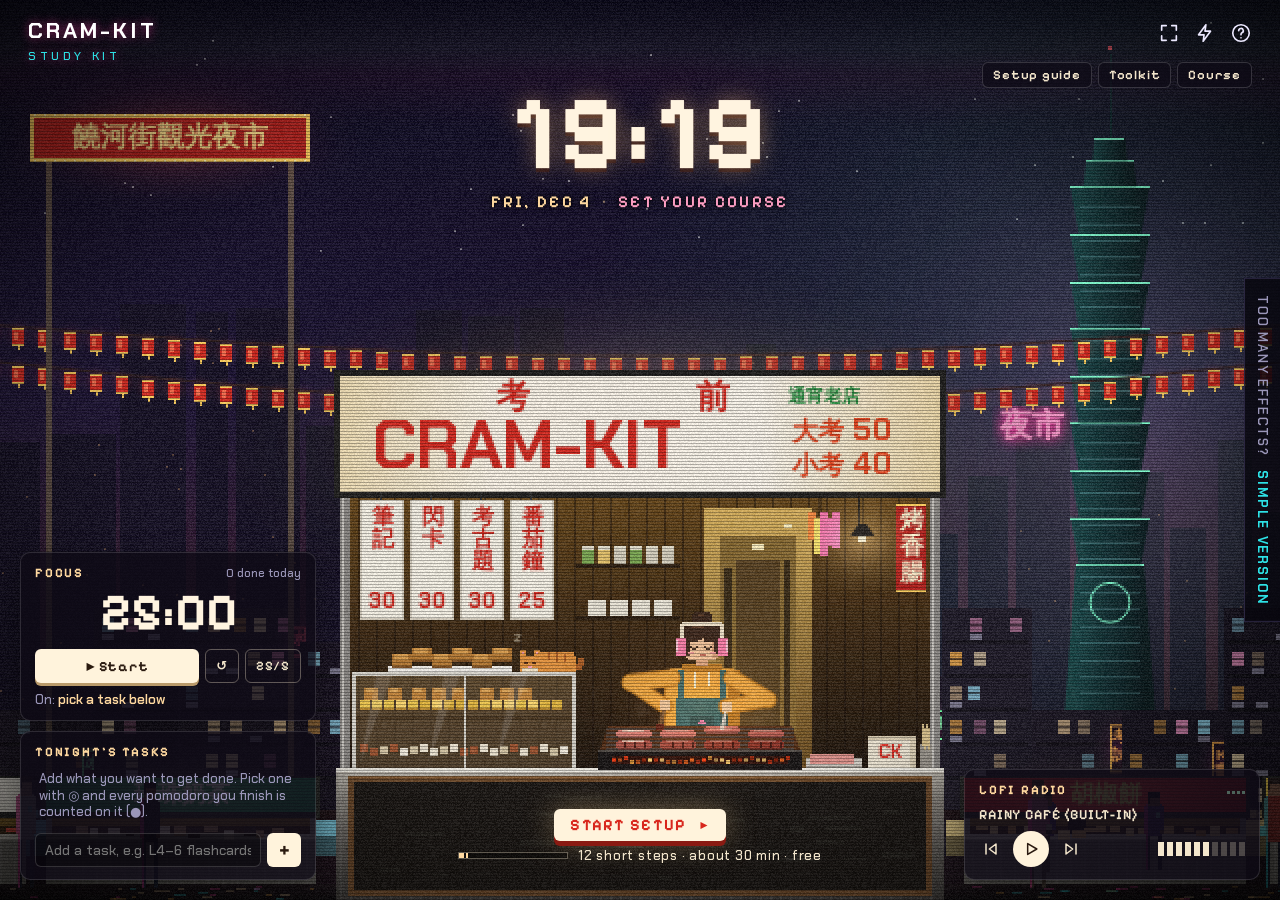
<file: index.html>
<!DOCTYPE html>
<html lang="en">
<head>
<meta charset="utf-8">
<meta name="viewport" content="width=device-width, initial-scale=1">
<title>Cram-Kit: study kit for lectures, exams and flashcards</title>
<link rel="preconnect" href="https://fonts.googleapis.com"><link rel="preconnect" href="https://fonts.gstatic.com" crossorigin>
<link href="https://fonts.googleapis.com/css2?family=Chakra+Petch:wght@400;500;600;700&family=Pixelify+Sans:wght@400;500;600;700&family=Share+Tech+Mono&display=swap" rel="stylesheet">
<link rel="stylesheet" href="assets/mocks.css?v=6">
<style>
:root{
  --px:"Chakra Petch",system-ui,sans-serif;--pix:"Pixelify Sans","Chakra Petch",system-ui,sans-serif;--mono:"Chakra Petch",system-ui,sans-serif;--digits:"Share Tech Mono",ui-monospace,monospace;
  --bg:#07060d;--ink:#ece9ff;--dim:#9a96b8;--line:#2a2540;--panel:rgba(10,8,22,.96);
  --pink:#ff3ea5;--cyan:#2de2e6;--violet:#9b5cff;--amber:#ffb347;--green:#5dff9b;--red:#ff5566;
}
*{box-sizing:border-box}
html,body{height:100%;margin:0}
body{background:var(--bg);color:var(--ink);font:400 15px/1.6 var(--mono);overflow:hidden}
::selection{background:var(--pink);color:#000}
button{font:inherit;color:inherit}
:focus-visible{outline:2px solid var(--cyan);outline-offset:3px}
.ck-i{width:18px;height:18px;flex:none}
a{color:var(--cyan);text-underline-offset:3px}

/* ---------- scene ---------- */
#city{position:fixed;inset:0;width:100%;height:100%;display:block;image-rendering:pixelated}
.grain{position:fixed;inset:-50%;z-index:3;pointer-events:none;opacity:.11;animation:grain .5s steps(4) infinite}
@keyframes grain{0%{transform:translate(0,0)}25%{transform:translate(-3%,2%)}50%{transform:translate(2%,-3%)}75%{transform:translate(-1%,3%)}}
.vhs{position:fixed;left:0;right:0;top:0;height:14vh;z-index:3;pointer-events:none;background:linear-gradient(180deg,transparent,rgba(255,255,255,.05) 40%,rgba(255,62,165,.06) 60%,transparent);animation:vhs 7s linear infinite}
@keyframes vhs{from{transform:translateY(-20vh)}to{transform:translateY(110vh)}}
body.low .grain,body.low .vhs{animation:none}body.low .vhs{display:none}
@media (prefers-reduced-motion:reduce){.grain,.vhs{animation:none}.vhs{display:none}}
#fx{pointer-events:none}
.crt{position:fixed;inset:0;pointer-events:none;z-index:3}
.crt::before{content:"";position:absolute;inset:0;background:repeating-linear-gradient(0deg,rgba(0,0,0,.28) 0 1px,transparent 1px 3px)}
.crt::after{content:"";position:absolute;inset:0;background:radial-gradient(ellipse at center,transparent 55%,rgba(0,0,0,.65));}
body.low .eq i,body.low .live .dot,body.low .clockrow .colon{animation:none}

/* ---------- HUD ---------- */
.hud{position:fixed;inset:0;z-index:5;pointer-events:none}
.hud>*{pointer-events:auto}
.px{font-family:var(--px);letter-spacing:.02em}
.glow{text-shadow:0 0 6px currentColor,0 0 18px color-mix(in srgb,currentColor 50%,transparent)}
.chroma{text-shadow:-2px 0 rgba(255,62,165,.7),2px 0 rgba(45,226,230,.7),0 0 24px rgba(155,92,255,.45)}
.live{position:absolute;left:28px;top:22px;font:17px/1 var(--px);color:var(--ink)}
.live .dot{display:inline-block;width:8px;height:8px;border-radius:50%;background:var(--red);margin-left:8px;vertical-align:middle;box-shadow:0 0 8px var(--red);animation:blink 1.6s infinite}
@keyframes blink{50%{opacity:.25}}
.live small{display:block;font-size:20px;color:var(--dim);margin-top:4px}

.keys{position:absolute;right:28px;top:22px;text-align:right;font:17px/1.35 var(--px);color:var(--ink);text-shadow:0 0 4px #000,0 0 10px #000}
.keys .icons{display:flex;gap:14px;justify-content:flex-end;margin-bottom:12px}
.keys .icons button{background:none;border:0;padding:0;cursor:pointer;color:var(--ink)}
.keys .icons button:hover{color:var(--cyan)}
.keys .icons .ck-i{width:22px;height:22px}
.keys dl{margin:0;display:grid;grid-template-columns:auto auto;gap:0 12px;justify-content:end}
.keys dt{color:var(--amber);text-align:right}.keys dd{margin:0;text-align:right}
.keys .btnrow{margin-top:14px;display:grid;gap:8px;justify-items:end}
.keys.hidden dl,.keys.hidden .btnrow{display:none}

.hero{position:fixed;left:max(-80px,-2vw);bottom:0;height:min(94vh,980px);width:auto;z-index:2;pointer-events:none;filter:drop-shadow(0 0 18px rgba(255,62,165,.35)) drop-shadow(0 0 40px rgba(45,226,230,.18));animation:glitch 5s steps(1) infinite}
.hero[hidden]{display:none}
@keyframes glitch{0%,90%,100%{transform:none}91%{transform:translateX(-7px) skewX(-3deg)}92%{transform:translateX(6px)}93%{transform:translateX(-3px) skewX(2deg)}94%{transform:none}}
body.low .hero{animation:none}
@media (prefers-reduced-motion:reduce){.hero{animation:none}}
.brand{position:absolute;left:28px;top:20px;font:700 22px/1 var(--px);letter-spacing:.14em;color:#fff;text-shadow:0 0 10px rgba(255,62,165,.6)}
.brand small{display:block;font:500 12px var(--px);letter-spacing:.3em;color:var(--cyan);margin-top:6px;text-transform:uppercase}
.front{position:absolute;right:clamp(24px,6vw,110px);top:50%;transform:translateY(-50%);display:grid;justify-items:end;text-align:right}
.front .t{font:700 clamp(72px,8.5vw,128px)/.9 var(--px);color:#fff;letter-spacing:.02em;font-variant-numeric:tabular-nums}
.front .t .colon{animation:blink 2s steps(1) infinite}
.sub{display:flex;gap:16px;align-items:baseline;justify-content:flex-end;flex-wrap:wrap;margin:10px 0 26px;font:600 clamp(16px,1.5vw,21px) var(--px);letter-spacing:.12em;color:var(--cyan);text-shadow:0 0 10px rgba(45,226,230,.5)}
.sub .e{font:inherit;letter-spacing:inherit;color:var(--pink);background:none;border:0;padding:0;cursor:pointer;text-shadow:0 0 10px rgba(255,62,165,.5)}
.sub .e:hover{text-decoration:underline}
.begin{display:inline-flex;align-items:center;gap:16px;padding:18px 34px;border:2px solid var(--pink);background:rgba(255,62,165,.12);color:#fff;font:700 clamp(22px,2.2vw,32px)/1 var(--px);letter-spacing:.14em;cursor:pointer;
  clip-path:polygon(14px 0,100% 0,100% calc(100% - 14px),calc(100% - 14px) 100%,0 100%,0 14px);box-shadow:inset 0 0 24px rgba(255,62,165,.25);text-shadow:0 0 12px rgba(255,62,165,.9);transition:background .15s,color .15s,transform .15s}
.begin .arr{font-size:.8em;color:var(--cyan)}
.begin:hover{background:var(--pink);color:#000;text-shadow:none;transform:translateY(-2px)}.begin:hover .arr{color:#000}
.beginsub{display:flex;align-items:center;gap:12px;justify-content:flex-end;margin-top:12px;font:500 14px var(--px);letter-spacing:.06em;color:var(--dim);text-shadow:0 0 6px #000}
.beginsub .bar{width:140px;height:8px;border:1px solid var(--line);background:rgba(0,0,0,.5)}
.beginsub .bar i{display:block;height:100%;background:repeating-linear-gradient(90deg,var(--cyan) 0 6px,transparent 6px 8px)}
.feats{margin:22px 0 0;font:500 14px var(--px);letter-spacing:.08em;color:var(--ink);opacity:.8;text-shadow:0 0 6px #000}
.pomo{display:flex;align-items:center;gap:14px;justify-content:flex-end;margin-top:16px}
.pomo button{background:rgba(45,226,230,.08);border:1.5px solid var(--cyan);color:var(--cyan);font:700 16px var(--px);letter-spacing:.12em;padding:10px 18px;cursor:pointer;clip-path:polygon(10px 0,100% 0,100% calc(100% - 10px),calc(100% - 10px) 100%,0 100%,0 10px)}
.pomo button:hover{background:var(--cyan);color:#000}
.pomo button.on{border-color:var(--pink);color:var(--pink);background:rgba(255,62,165,.1)}
#pomoT{font:700 34px var(--px);color:var(--pink);font-variant-numeric:tabular-nums;text-shadow:0 0 12px rgba(255,62,165,.6)}
#pomoT small{display:block;font:600 12px var(--px);letter-spacing:.2em;color:var(--dim);text-align:right}
.fxtab{position:fixed;right:0;top:50%;transform:translateY(-50%);z-index:6;writing-mode:vertical-rl;padding:16px 9px;background:rgba(7,6,13,.8);border:1px solid var(--line);border-right:0;color:var(--dim);font:600 13px var(--px);letter-spacing:.14em;text-transform:uppercase;text-decoration:none}
.fxtab b{color:var(--cyan);font-weight:700;margin-top:8px}
.fxtab:hover{color:#fff;border-color:var(--cyan)}
.tools{margin-left:10px;background:none;border:1px solid var(--line);color:var(--cyan);font:600 13px var(--px);letter-spacing:.12em;text-transform:uppercase;padding:3px 10px;cursor:pointer}
.tools:hover{border-color:var(--cyan)}
.focus{margin-top:22px;display:flex;align-items:center;gap:12px;font:17px var(--px)}
.focus button{background:transparent;border:1px solid var(--line);color:var(--ink);padding:4px 14px;cursor:pointer;font:16px var(--px)}
.focus button:hover{border-color:var(--cyan);color:var(--cyan)}
.focus .ft{color:var(--amber);min-width:80px}

.player{position:absolute;right:28px;bottom:22px;display:grid;justify-items:end;gap:4px;text-shadow:0 0 4px #000,0 0 10px #000}
.player .row{display:flex;align-items:center;gap:12px}
.player button{background:none;border:0;cursor:pointer;color:var(--ink);padding:2px;display:grid;place-items:center}
.player button:hover{color:var(--cyan)}
.player .ck-i{width:20px;height:20px}
.vol{display:flex;gap:3px;align-items:center;cursor:pointer;padding:4px 0}
.vol i{width:6px;height:14px;background:var(--ink);opacity:.25}
.vol i.on{opacity:1}
.station{font:600 14px var(--px)!important;letter-spacing:.1em;color:var(--dim)!important;text-transform:uppercase}
.station:hover{color:var(--cyan)!important}


/* ---------- terminal windows ---------- */
.term{position:fixed;inset:0;z-index:20;display:none;place-items:center;background:rgba(3,2,8,.55)}
.term.on{display:grid}
.win{width:min(1160px,calc(100% - 28px));height:min(860px,calc(100dvh - 40px));display:flex;flex-direction:column;background:var(--panel);border:1px solid var(--line);box-shadow:0 0 0 1px rgba(155,92,255,.25),0 0 50px rgba(155,92,255,.18),0 30px 80px rgba(0,0,0,.6);animation:boot .35s steps(6)}
@keyframes boot{from{clip-path:inset(49% 0 49% 0)}to{clip-path:inset(0 0 0 0)}}
.win-h{display:flex;align-items:center;gap:12px;padding:8px 14px;border-bottom:1px solid var(--line);font:16px var(--px);color:var(--dim)}
.win-h b{color:var(--ink);font-weight:400}
.win-h .x{margin-left:auto;background:none;border:1px solid var(--line);cursor:pointer;color:var(--dim);font:14px var(--px);padding:0 8px}
.win-h .x:hover{color:var(--pink);border-color:var(--pink)}
.win-b{flex:1;overflow:auto;padding:16px 22px 22px;scrollbar-width:thin;scrollbar-color:var(--violet) transparent}

/* wizard */
.ck-head{display:flex;gap:16px;align-items:center;flex-wrap:wrap;position:sticky;top:-16px;z-index:2;padding:6px 0 12px;background:var(--panel)}
.ck-prog{flex:1;min-width:160px;height:12px;border:1px solid var(--line);background:#000}
.ck-prog i{display:block;height:100%;background:repeating-linear-gradient(90deg,var(--green) 0 8px,transparent 8px 10px);transition:width .4s steps(8)}
.ck-modes{display:flex;gap:6px}
.ck-modes button{display:flex;align-items:center;gap:6px;border:1px solid var(--line);background:transparent;padding:4px 12px;font:14px var(--px);cursor:pointer;color:var(--dim)}
.ck-modes button[aria-pressed=true]{color:#000;background:var(--cyan);border-color:var(--cyan)}
.ck-wiz{display:grid;grid-template-columns:240px 1fr;gap:26px}
.ck-steps{display:grid;align-content:start;gap:14px;position:sticky;top:44px;max-height:calc(100vh - 220px);overflow:auto}
.ck-sec b{display:block;font:14px var(--px);color:var(--pink);margin:0 0 2px}
.ck-sec b::before{content:"// "}
.ck-sl{display:flex;align-items:center;gap:8px;width:100%;text-align:left;border:0;background:transparent;padding:3px 6px;font:14px/1.15 var(--px);cursor:pointer;color:var(--dim)}
.ck-sl:hover{color:var(--ink)}
.ck-sl.on{color:#000;background:var(--amber)}
.ck-dot{flex:none;width:30px;font:14px var(--px);text-align:center}
.ck-dot::before{content:"["}.ck-dot::after{content:"]"}
.ck-dot .ck-i{width:12px;height:12px;vertical-align:-1px}
.ck-sl.did{color:var(--green)}.ck-sl.on.did{color:#000}
.ck-count{font:16px var(--px);color:var(--cyan)}
.ck-count::before{content:"> "}
.ck-slide{animation:type .3s steps(5)}
@keyframes type{from{clip-path:inset(0 100% 0 0)}to{clip-path:inset(0 0 0 0)}}
.ck-step{display:grid;grid-template-columns:minmax(0,1fr) minmax(0,1.05fr);gap:26px;align-items:start;margin-top:4px}
.ck-title{font:33px/1 var(--px);color:#fff;margin:6px 0 10px;outline:none;text-shadow:-1px 0 rgba(255,62,165,.6),1px 0 rgba(45,226,230,.6)}
.ck-lead{color:var(--ink);margin:0 0 12px;max-width:62ch}
.ck-list{margin:8px 0 14px;padding-left:0;list-style:none;counter-reset:n}
.ck-list li{margin:7px 0;padding-left:34px;position:relative;counter-increment:n}
.ck-list li::before{content:counter(n,decimal-leading-zero);position:absolute;left:0;color:var(--amber);font:14px/1.3 var(--px)}
ul.ck-list li::before{content:">";}
kbd{font:13px var(--px);padding:0 6px;border:1px solid var(--dim);color:var(--amber)}
code{font:13.5px var(--digits);background:#1a1630;color:var(--cyan);padding:1px 6px}
.ck-row{display:flex;gap:10px;flex-wrap:wrap;align-items:center;margin:12px 0}
.ck-row.tight{margin:0;gap:6px}
.ck-btn{display:inline-flex;align-items:center;gap:8px;padding:6px 14px;border:1px solid var(--line);background:transparent;font:16px/1.1 var(--px);cursor:pointer;color:var(--ink);transition:all .12s}
.ck-btn.primary{border-color:var(--cyan);color:var(--cyan);box-shadow:inset 0 0 12px rgba(45,226,230,.15)}
.ck-btn.primary:hover{background:var(--cyan);color:#000}
.ck-btn.ghost:hover{border-color:var(--ink)}
.ck-btn.small{font-size:19px;padding:3px 10px}
.ck-btn:disabled{opacity:.3;cursor:not-allowed}
.ck-btn.ok{background:var(--green);color:#000;border-color:var(--green)}
[data-next]{border-color:var(--pink)!important;color:var(--pink)!important}[data-next]:not(:disabled):hover{background:var(--pink)!important;color:#000!important}
.ck-bm{display:inline-flex;align-items:center;padding:10px 20px;border:2px solid var(--pink);background:rgba(255,62,165,.12);color:#fff;font:19px/1 var(--px);text-decoration:none;cursor:grab;box-shadow:0 0 18px rgba(255,62,165,.5);animation:pulse 1.8s infinite}
.ck-bm.small{font-size:20px;padding:3px 10px;animation:none;box-shadow:none}
.ck-bm.nudge{animation:shake .5s}
@keyframes pulse{50%{box-shadow:0 0 30px rgba(255,62,165,.9)}}
@keyframes shake{25%{transform:translate(-3px,-6px)}75%{transform:translate(3px,-2px)}}
.ck-hint{display:inline-flex;align-items:center;gap:6px;color:var(--dim);font:14px var(--px)}
.ck-hint .ck-i{transform:rotate(90deg)}
.ck-open{display:flex;gap:8px;margin:10px 0;max-width:520px}
.ck-open input,.ck-form input,.ck-form select{flex:1;min-width:0;padding:8px 10px;border:1px solid var(--line);background:#000;font:inherit;color:var(--ink);border-radius:0}
.ck-open input:focus,.ck-form input:focus,.ck-form select:focus{border-color:var(--cyan);outline:none;box-shadow:0 0 10px rgba(45,226,230,.35)}
.ck-form input::placeholder{color:#5f5a7c}
.ck-form{display:grid;grid-template-columns:1fr 1fr;gap:10px 14px;margin:6px 0 12px;max-width:560px}
.ck-form label{display:grid;gap:3px;font:14px var(--px);color:var(--amber)}
.ck-form .wide{grid-column:1/-1}
.ck-done{display:flex;align-items:center;gap:12px;margin:16px 0 6px;padding:10px 14px;border:1px dashed var(--line);cursor:pointer;max-width:560px;font:16px/1.15 var(--px)}
.ck-done:hover{border-color:var(--green)}
.ck-done input{position:absolute;opacity:0;pointer-events:none}
.ck-box{width:24px;height:24px;flex:none;border:2px solid var(--dim);display:grid;place-items:center;color:transparent}
.ck-done input:checked+.ck-box{background:var(--green);border-color:var(--green);color:#000}
.ck-done:has(input:checked){border-style:solid;border-color:var(--green);color:var(--green);box-shadow:inset 0 0 14px rgba(93,255,155,.12)}
.ck-done:has(input:focus-visible){outline:2px solid var(--cyan);outline-offset:3px}
.ck-help{margin-top:12px;max-width:560px}
.ck-help summary{display:inline-flex;align-items:center;gap:6px;cursor:pointer;color:var(--amber);font:16px var(--px)}
.ck-help p{margin:8px 0;color:var(--dim)}
.ck-ok{display:flex;gap:8px;align-items:center;color:var(--green)}
.ck-warn{padding:8px 12px;border:1px solid var(--amber);color:var(--amber);max-width:560px}
.ck-note{display:flex;gap:6px;align-items:center;font-size:13.5px;color:var(--green);margin:0}
.ck-pre{white-space:pre-wrap;font:12.5px/1.5 var(--digits);background:#000;border:1px solid var(--line);padding:12px;max-height:280px;overflow:auto;color:#cfcbe8}
.ck-try{display:flex;flex-wrap:wrap;gap:8px;margin:8px 0 12px}
.ck-chip{display:inline-flex;align-items:center;gap:6px;padding:4px 10px;border:1px solid var(--line);background:transparent;cursor:pointer;font:14px var(--px);color:var(--ink)}
.ck-chip:hover{border-color:var(--cyan);color:var(--cyan)}
.ck-chip .ck-i{width:14px;height:14px}
.ck-step-visual{position:sticky;top:44px}
.ck-mock{--m-bg:#0d0b1a;--m-surface:#151228;--m-ink:#e9e6ff;--m-muted:#8a86a8;--m-line:#2c2748;--m-accent:var(--pink);--m-accent-ink:#000;--m-hl:var(--amber);--m-radius:2px;--m-font:var(--px);font-size:clamp(10px,1.3vw,13px);box-shadow:0 0 0 1px rgba(45,226,230,.2),0 0 30px rgba(45,226,230,.12)}
.ck-nav{display:flex;align-items:center;gap:12px;margin-top:20px;padding-top:14px;border-top:1px dashed var(--line)}
.ck-gate{flex:1;text-align:right;font:14px var(--px);color:var(--dim)}
.ck-sechead{font:19px var(--px);color:var(--pink);margin:14px 0 8px}
.ck-sechead::before{content:"// "}
.ck-card{position:relative;padding:16px 18px 14px 70px;margin-bottom:12px;border:1px solid var(--line);background:rgba(255,255,255,.015)}
.ck-card .ck-num{position:absolute;left:16px;top:16px;font:24px/1 var(--px);color:var(--amber)}
.ck-card.did{border-color:rgba(93,255,155,.5)}.ck-card.did .ck-num{color:var(--green)}
.ck-card .ck-title{font-size:36px}
.ck-card .ck-step{grid-template-columns:minmax(0,1.3fr) minmax(0,.9fr)}
.ck-card .ck-step-visual{position:static}

/* tools */
.tabs{display:flex;gap:6px;margin:0 0 16px}
.tabs button{border:1px solid var(--line);background:transparent;padding:4px 14px;font:16px var(--px);cursor:pointer;color:var(--dim)}
.tabs button[aria-selected=true]{color:#000;background:var(--amber);border-color:var(--amber)}
.tpane[hidden]{display:none}
.ck-anki{max-width:860px}
.ck-cram-row{display:flex;align-items:center;gap:14px;flex-wrap:wrap;margin:4px 0 16px}
.ck-cram{position:relative;display:inline-flex;align-items:center;gap:8px;padding:10px 22px;border:2px solid transparent;font:20px/1 var(--px);letter-spacing:.1em;cursor:pointer;color:#fff;
  background:linear-gradient(#0a0816,#0a0816) padding-box,linear-gradient(var(--a,90deg),#ff3e3e,#ffb347,#f5e14b,#5dff9b,#2de2e6,#9b5cff,#ff3ea5,#ff3e3e) border-box;transition:transform .2s,box-shadow .2s,filter .2s}
.ck-cram:hover{transform:translateY(-2px);filter:saturate(1.4);box-shadow:-3px 0 14px rgba(255,62,165,.55),3px 0 14px rgba(45,226,230,.55);animation:spin 1s linear infinite;text-shadow:-2px 0 var(--pink),2px 0 var(--cyan)}
.ck-cram.on{animation:spin 3s linear infinite;box-shadow:0 0 22px rgba(155,92,255,.6)}
@property --a{syntax:"<angle>";initial-value:90deg;inherits:false}
@keyframes spin{to{--a:450deg}}
@media (prefers-reduced-motion:reduce){.ck-cram:hover,.ck-cram.on{animation:none}}
.ck-aform{max-width:none}
.ck-ql{display:block;font:14px var(--px);color:var(--amber);margin-bottom:6px}
.ck-chips{display:flex;flex-wrap:wrap;gap:6px}
.ck-chips label{display:inline-flex;flex-direction:row;align-items:center;gap:6px;padding:2px 10px;border:1px solid var(--line);font:14px var(--px);cursor:pointer;color:var(--ink)}
.ck-chips input{accent-color:var(--cyan);margin:0}
.ck-chips label:has(input:checked){border-color:var(--cyan);color:var(--cyan);box-shadow:inset 0 0 10px rgba(45,226,230,.15)}
.ck-out{padding:14px 16px;border:1px solid var(--line);margin:14px 0;background:rgba(0,0,0,.35)}
.ck-out.cram{border:2px solid transparent;background:linear-gradient(#0a0816,#0a0816) padding-box,linear-gradient(90deg,#ff3e3e,#ffb347,#f5e14b,#5dff9b,#2de2e6,#9b5cff,#ff3ea5) border-box}
.ck-out h4{margin:12px 0 6px;font:19px var(--px);color:var(--cyan);font-weight:400}.ck-out h4:first-child{margin-top:0}
.ck-table{width:100%;border-collapse:collapse;font-size:14px}
.ck-table td{padding:6px 8px;border-bottom:1px dashed var(--line);vertical-align:top}
.ck-table td:first-child{color:var(--dim);width:46%}
.ck-table b{color:var(--green);font-weight:500}
.ck-table small{display:block;color:var(--dim)}
.ck-libsec{margin-bottom:18px}
.ck-libitem{display:flex;align-items:center;justify-content:space-between;gap:10px;padding:10px 12px;margin-bottom:6px;border:1px solid var(--line);font:16px var(--px)}
.sr{position:absolute;width:1px;height:1px;overflow:hidden;clip:rect(0 0 0 0)}

@media (max-width:900px){
  .hero{opacity:.35;left:-30vw;height:80vh}
  .keys{top:14px;right:14px}
  .front{left:20px;right:20px;top:46%;justify-items:center;text-align:center}
  .front .t{font-size:30vw}.sub{justify-content:center}.beginsub{justify-content:center}.beginsub .bar{display:none}
  .begin{width:100%;justify-content:center;font-size:20px;padding:16px}
  .feats{font-size:12px}
  .pomo{justify-content:center}.fxtab{top:66px;writing-mode:horizontal-tb;border-right:1px solid var(--line);right:16px;transform:none;padding:5px 10px;font-size:11px}.fxtab b{margin:0 0 0 4px}
  .front .t{font-size:22vw}
  .player{right:auto;left:50%;transform:translateX(-50%);justify-items:center}
  .ck-wiz{grid-template-columns:1fr}.ck-steps{display:none}
  .ck-step,.ck-card .ck-step{grid-template-columns:1fr}.ck-step-visual{position:static;order:-1}
  .ck-form{grid-template-columns:1fr}
  .ck-card{padding-left:16px}.ck-card .ck-num{position:static}
}

/* ===== readable guide + fullscreen one-step mode ===== */
.win{font-size:17px;line-height:1.6}
.win-h{font:600 15px var(--px);letter-spacing:.08em}
.win-h .x{font:600 14px var(--px)}
.ck-modes button,.tabs button{font:600 15px var(--px);padding:7px 14px}
.ck-count{font:600 16px var(--px);letter-spacing:.06em}
.ck-sec b{font:700 14px var(--px);letter-spacing:.1em}
.ck-sl{font:500 15px/1.3 var(--px)}
.ck-dot{font:600 13px var(--px);width:34px}
.ck-title{font:700 34px/1.15 var(--px);letter-spacing:.01em;text-shadow:none}
.ck-lead{font-size:18px;color:#f3f0ff}
.ck-list li{font-size:17px;padding-left:40px}
.ck-list li::before{font:700 16px/1.6 var(--px)}
kbd{font:600 15px var(--px);padding:1px 8px}
.ck-btn{font:600 16px/1.2 var(--px);padding:10px 18px;letter-spacing:.04em}
.ck-btn.small{font-size:14px;padding:6px 12px}
.ck-bm{font:700 20px/1 var(--px);padding:14px 24px}
.ck-hint,.ck-gate,.ck-help summary{font:500 15px var(--px)}
.ck-chip{font:500 15px var(--px);padding:8px 14px}
.ck-done{font:600 17px/1.3 var(--px);padding:14px 18px}
.ck-form label,.ck-ql{font:600 15px var(--px)}
.ck-chips label{font:500 15px var(--px);padding:5px 12px}
.ck-libitem{font:500 16px var(--px)}
.ck-sechead{font:700 20px var(--px)}
.ck-mock{font-size:clamp(12px,1.4vw,16px)}
#guide .win{transition:width .4s cubic-bezier(.2,.8,.2,1),height .4s cubic-bezier(.2,.8,.2,1)}
#guide .win:has(#wiz[data-mode=slides]){width:100vw;height:100dvh;border:0;box-shadow:none;background:rgba(7,6,14,.97)}
#wiz[data-mode=slides]{display:flex;flex-direction:column;min-height:100%}
#wiz[data-mode=slides] .ck-head{max-width:1100px;width:100%;margin:0 auto}
#wiz[data-mode=slides] .ck-wiz{display:block;flex:1}
#wiz[data-mode=slides] .ck-steps{display:none}
#wiz[data-mode=slides] .ck-stage{max-width:1100px;margin:0 auto}
#wiz[data-mode=slides] .ck-count{text-align:center;color:var(--cyan)}
#wiz[data-mode=slides] .ck-step{display:grid;grid-template-columns:1fr;justify-items:center;text-align:center;gap:10px}
#wiz[data-mode=slides] .ck-step-text{display:contents}
#wiz[data-mode=slides] .ck-step-text>*{order:4}
#wiz[data-mode=slides] .ck-title{order:1;font-size:clamp(32px,3.6vw,50px);margin:6px 0 0}
#wiz[data-mode=slides] .ck-lead{order:2;font-size:clamp(18px,1.5vw,22px);max-width:62ch;margin:0}
#wiz[data-mode=slides] .ck-step-visual{order:3;position:static;width:min(760px,100%);margin:10px 0 8px}
#wiz[data-mode=slides] .ck-mock{font-size:clamp(13px,1.5vw,18px)}
#wiz[data-mode=slides] .ck-list{text-align:left;max-width:680px;width:100%}
#wiz[data-mode=slides] .ck-list li{font-size:19px}
#wiz[data-mode=slides] .ck-row,#wiz[data-mode=slides] .ck-try{justify-content:center}
#wiz[data-mode=slides] .ck-done{width:min(560px,100%);justify-content:center;font-size:19px}
#wiz[data-mode=slides] .ck-form,#wiz[data-mode=slides] .ck-open{text-align:left;width:min(560px,100%)}
#wiz[data-mode=slides] .ck-help{text-align:left}
#wiz[data-mode=slides] .ck-nav{max-width:1100px;margin:16px auto 0;width:100%}
#wiz[data-mode=slides] [data-next],#wiz[data-mode=slides] [data-prev]{font-size:19px;padding:14px 26px}

/* ===== night market home: centred stall, clock on top, menu board on the counter, side docks ===== */
.top{position:absolute;left:50%;top:clamp(14px,calc(var(--stallTop,40vh) - 190px),9vh);transform:translateX(-50%);text-align:center;pointer-events:none}
.top .t{font:700 clamp(64px,8.2vw,118px)/1 var(--pix);color:#fff4e0;letter-spacing:.03em;text-shadow:0 0 22px rgba(255,190,120,.45),0 4px 0 rgba(60,20,10,.55)}
.top .t .colon{animation:blink 2s steps(1) infinite}
.top .sub{justify-content:center;margin:6px 0 0;gap:10px;font:600 clamp(14px,1.3vw,18px) var(--pix);letter-spacing:.14em;color:#ffd9a0;text-shadow:0 0 10px rgba(0,0,0,.9),0 0 3px #000;pointer-events:auto}
.top .sub .e{color:#ff9fc4;font:inherit;letter-spacing:inherit;text-shadow:inherit}
.top .sep{opacity:.5}
.keys .links{display:flex;gap:6px;justify-content:flex-end;margin:0 0 10px}
.keys .links button{background:rgba(14,10,22,.7);border:1px solid rgba(255,255,255,.16);color:#f3e6cc;font:600 13px var(--pix);letter-spacing:.06em;padding:4px 10px;border-radius:6px;cursor:pointer}
.keys .links button:hover{border-color:#ffd9a0;color:#fff}
/* counter menu board */
.counter{position:fixed;z-index:5;display:grid;place-items:center;padding:6px 8px}
.counter .setup{display:grid;justify-items:center;gap:6px;width:100%}
.counter .begin{background:#fff3dc;color:#d8261c;border:0;border-radius:6px;padding:12px 26px;font:700 clamp(18px,1.9vw,28px)/1 var(--pix);letter-spacing:.08em;text-shadow:none;clip-path:none;box-shadow:0 5px 0 #8a1a12,0 0 30px rgba(255,214,150,.35);cursor:pointer;display:inline-flex;gap:14px;align-items:center;transition:transform .12s,box-shadow .12s}
.counter .begin .arr{color:#d8261c;font-size:.75em}
.counter .begin:hover{background:#fff;color:#d8261c;transform:translateY(-2px);box-shadow:0 7px 0 #8a1a12,0 0 40px rgba(255,214,150,.5)}.counter .begin:hover .arr{color:#d8261c}
.counter .begin:active{transform:translateY(3px);box-shadow:0 2px 0 #8a1a12}
.counter .beginsub{justify-content:center;margin:0;font:500 13px var(--px);color:#f3e6cc;text-shadow:none;gap:10px}
.counter .beginsub .bar{width:110px;height:7px;border:1px solid rgba(243,230,204,.35);background:rgba(0,0,0,.4)}
.counter .beginsub .bar i{background:repeating-linear-gradient(90deg,#ffd9a0 0 5px,transparent 5px 7px)}
.counter .peek{background:none;border:0;color:#ffd9a0;font:600 13px var(--px);text-decoration:underline;text-underline-offset:3px;cursor:pointer;padding:0}
.counter .peek:hover{color:#fff}
.menu{width:100%;height:100%;display:grid;grid-template-columns:repeat(3,1fr);grid-auto-rows:1fr;gap:6px}
.menu[hidden],.counter .setup[hidden]{display:none}
.tile{display:grid;align-content:center;justify-items:center;gap:2px;padding:4px 6px;background:transparent;border:2px solid rgba(244,239,226,.55);border-radius:6px;color:#f4efe2;cursor:pointer;text-align:center;transition:background .12s,color .12s,transform .12s}
.tile b{font:600 clamp(13px,1.15vw,17px)/1.1 var(--pix);letter-spacing:.03em}
.tile small{font:500 clamp(10px,.8vw,12px)/1.2 var(--px);opacity:.75}
.tile:hover,.tile:focus-visible{background:#fff3dc;color:#d8261c;border-color:#fff3dc;transform:translateY(-1px)}
.counter.tight .tile small,.counter.tight .peek{display:none}
.counter.tight .begin{padding:8px 16px;font-size:16px}
/* side docks */
.dock{position:fixed;bottom:20px;z-index:5;display:grid;gap:10px;width:clamp(220px,calc(var(--stallL,360px) - 44px),310px)}
.dock.left{left:20px}.dock.right{right:20px}
.panel{background:rgba(14,10,22,.8);border:1px solid rgba(255,255,255,.13);border-radius:10px;padding:12px 14px;box-shadow:0 12px 30px rgba(0,0,0,.4);text-shadow:none}
.ph{display:flex;justify-content:space-between;align-items:baseline;gap:8px;margin-bottom:6px}
.ph h2{margin:0;font:700 13px var(--pix);letter-spacing:.14em;text-transform:uppercase;color:#ffd9a0}
.ph span{font:500 12px var(--px);color:var(--dim)}
#pomoT.ptime{text-shadow:none;font:700 52px/1 var(--pix);color:#fff4e0;text-align:center;margin:4px 0 10px;font-variant-numeric:tabular-nums}
#pomoT.ptime.brk{color:#8fe3c0}
.prow{display:flex;gap:6px}
.pb{flex:1;background:#fff3dc;color:#2a1a10;border:0;border-radius:6px;padding:8px 10px;font:700 14px var(--pix);letter-spacing:.06em;cursor:pointer;box-shadow:0 3px 0 #b99a6a}
.pb:hover{background:#fff}.pb:active{transform:translateY(2px);box-shadow:0 1px 0 #b99a6a}
.pb.ghost{flex:none;background:transparent;color:#f3e6cc;border:1px solid rgba(243,230,204,.35);box-shadow:none;font:600 13px var(--pix)}
.pb.ghost:hover{border-color:#f3e6cc}
.pon{margin-top:8px;font:500 13px var(--px);color:var(--dim);white-space:nowrap;overflow:hidden;text-overflow:ellipsis}.pon b{color:#ffd9a0;font-weight:600}
#tasks{list-style:none;margin:0 0 8px;padding:0;max-height:min(190px,22vh);overflow:auto;scrollbar-width:thin}
#tasks li{display:flex;align-items:center;gap:6px;padding:5px 4px;border-bottom:1px dashed rgba(255,255,255,.1);font:500 14px/1.25 var(--px)}
#tasks li.empty{display:block;color:var(--dim);font-size:13px;border:0}
#tasks li.cur{background:rgba(255,217,160,.08)}#tasks li.cur span{color:#ffd9a0}
#tasks label{flex:1;display:flex;gap:8px;align-items:center;cursor:pointer;min-width:0}
#tasks label span{overflow:hidden;text-overflow:ellipsis}
#tasks input{accent-color:#8fe3c0;margin:0;flex:none}
#tasks li.done span{text-decoration:line-through;opacity:.5}
#tasks .tom{color:#ff7a6b;font-size:10px;letter-spacing:1px}
#tasks button{background:none;border:0;color:var(--dim);cursor:pointer;font-size:15px;padding:0 3px}
#tasks button:hover{color:#fff}#tasks li.cur .tf{color:#ffd9a0}
#taskF{display:flex;gap:6px}
#taskF input{flex:1;min-width:0;background:rgba(0,0,0,.35);border:1px solid rgba(255,255,255,.16);border-radius:6px;color:var(--ink);font:500 14px var(--px);padding:7px 9px}
#taskF input:focus{outline:none;border-color:#ffd9a0}
#taskF button{background:#fff3dc;border:0;border-radius:6px;width:34px;font:700 18px var(--pix);cursor:pointer;color:#2a1a10}
.player{position:static;display:block;text-shadow:none;justify-items:initial;transform:none!important;left:auto!important;right:auto!important}
.player .station{display:block;width:100%;text-align:left;background:none;border:0;padding:2px 0 8px;font:600 14px var(--pix)!important;color:#f3e6cc!important;letter-spacing:.06em;cursor:pointer;white-space:nowrap;overflow:hidden;text-overflow:ellipsis}
.player .row{display:flex;align-items:center;gap:10px}
.player .row button{background:none;border:0;color:#f3e6cc;cursor:pointer;display:grid;place-items:center;padding:2px}
.player .row button:hover{color:#fff}
.player #pPlay{width:36px;height:36px;border-radius:50%;background:#fff3dc;color:#2a1a10}
.player .vol{margin-left:auto}.player .vol i{background:#f3e6cc}
.eq{display:inline-flex;gap:2px;align-items:flex-end;height:12px}
.eq i{width:3px;background:#8fe3c0;animation:eq .9s ease-in-out infinite}
.eq i:nth-child(2){animation-delay:.2s}.eq i:nth-child(3){animation-delay:.4s}.eq i:nth-child(4){animation-delay:.1s}
.eq.off i{animation:none;height:3px!important;opacity:.4}
@keyframes eq{0%,100%{height:3px}50%{height:12px}}
/* phases + "what you can make" (guide window and make window) */
.ck-phases{display:grid;grid-template-columns:1fr 1fr;gap:10px;max-width:1100px;margin:0 auto 14px;width:100%}
.ck-phases button{display:flex;gap:12px;align-items:center;text-align:left;padding:10px 14px;background:transparent;border:1px solid var(--line);color:var(--dim);cursor:pointer}
.ck-phases button[aria-selected=true]{border-color:#ffd9a0;color:#fff;background:rgba(255,217,160,.08)}
.ck-phases b{display:block;font:700 18px var(--pix);letter-spacing:.04em}
.ck-phases small{display:block;font:500 13px var(--px);color:var(--dim)}
.ck-pn{flex:none;width:34px;height:34px;display:grid;place-items:center;border-radius:50%;border:2px solid currentColor;font:700 17px var(--pix)}
.ck-make{max-width:1100px;margin:0 auto}
.ck-makelead{margin:0 0 16px!important;text-align:left!important}
.ck-recipes{display:grid;grid-template-columns:repeat(auto-fill,minmax(230px,1fr));gap:12px}
.ck-rcard{display:grid;gap:4px;align-content:start;text-align:left;padding:16px;background:rgba(255,255,255,.02);border:1px solid var(--line);color:var(--ink);cursor:pointer;transition:border-color .12s,transform .12s}
.ck-rcard:hover{border-color:#ffd9a0;transform:translateY(-2px)}
.ck-rnum{font:700 13px var(--pix);color:#ff9fc4}
.ck-rcard b{font:700 21px/1.15 var(--pix);color:#fff4e0}
.ck-rcard span{color:var(--dim);font:500 15px var(--px)}
.ck-rcard .ck-rgo{display:inline-flex;gap:6px;align-items:center;margin-top:8px;color:#ffd9a0;font:600 14px var(--px)}
.ck-rgo .ck-i{width:14px;height:14px}
.ck-recipe .ck-step{margin-top:12px}
.ck-testmsg{max-width:640px;text-align:left;white-space:pre-wrap}
.ck-endrow{justify-content:center;margin:20px 0}
#make .win{width:min(1160px,calc(100% - 28px))}
@media (max-width:900px),(max-aspect-ratio:11/10){
  .top{top:92px}.top .t{font-size:clamp(48px,15vw,84px)}.top .sub{font-size:12px;letter-spacing:.08em;flex-wrap:wrap}
  .keys .links{display:none}
  .fxtab{top:60px;left:16px;right:auto;font-size:10px;padding:4px 8px}.brand small{display:none}
  .dock{width:auto;min-width:0;bottom:auto;top:calc(92px + clamp(48px,15vw,84px) + 68px)}.panel{min-width:0;overflow:hidden}#pomoL,.player .vol{display:none}
  .tile b{font-size:11px}.tile{padding:2px;border-width:1px}.menu{gap:4px}
  .dock.left{left:12px;right:calc(50% + 4px)}.dock.right{right:12px;left:calc(50% + 4px)}
  .panel{padding:9px 10px}#pomoT.ptime{font-size:34px;margin:2px 0 6px}.pb{font-size:12px;padding:6px}.pon{display:none}
  #tasks{max-height:84px}
  .ck-phases{grid-template-columns:1fr}
}
</style>
</head>
<body>
<canvas id="city" aria-hidden="true"></canvas>
<div class="grain" aria-hidden="true"></div><div class="vhs" aria-hidden="true"></div>
<div class="crt" aria-hidden="true"></div>

<canvas class="hero" id="hero" aria-hidden="true" hidden></canvas>
<div class="hud" id="hud">
  <div class="brand">CRAM-KIT<small>study kit</small></div>

  <aside class="keys hidden" id="keys" aria-label="Shortcuts">
    <div class="icons">
      <button id="fsB" aria-label="Full screen" title="Full screen"></button>
      <button id="lowB" aria-label="Low-power mode" title="Low-power mode"></button>
      <button id="hideB" aria-label="Show keyboard shortcuts" title="Keyboard shortcuts" aria-expanded="false"></button>
    </div>
    <nav class="links" aria-label="Pages"><button data-open="guide" id="lnGuide">Setup guide</button><button data-open="tools">Toolkit</button><button data-open="course">Course</button></nav>
    <dl>
      <dt>G</dt><dd>open the guide</dd>
      <dt>T</dt><dd>toolkit + anki</dd>
      <dt>C</dt><dd>your course</dd>
      <dt>space</dt><dd>play / pause</dd>
      <dt>arrows</dt><dd>change station</dd>
      <dt>L</dt><dd>low-power mode</dd>
      <dt>esc</dt><dd>close windows</dd>
    </dl>
  </aside>

  <header class="top">
    <div class="t" id="clock" aria-live="off">00<span class="colon">:</span>00</div>
    <div class="sub"><span id="date"></span><span class="sep" aria-hidden="true">·</span><button class="e" id="exam" data-open="course"></button></div>
  </header>

  <div class="counter" id="counter">
    <div class="setup" id="setupBox">
      <button type="button" class="begin" id="goB" data-open="guide"><span id="goLabel">START SETUP</span><span class="arr" aria-hidden="true">▶</span></button>
      <div class="beginsub"><span class="bar"><i id="goBar" style="width:0"></i></span><span id="goTxt"></span></div>
      <button type="button" class="peek" data-make="">What can it make? Take a look</button>
    </div>
    <nav class="menu" id="menuBox" aria-label="Make something" hidden></nav>
  </div>

  <a class="fxtab" href="simple.html">Too many effects? <b>Simple version</b></a>

  <section class="dock left" aria-label="Focus tools">
    <div class="panel focusP">
      <div class="ph"><h2>Focus</h2><span id="pomoS"></span></div>
      <div class="ptime" id="pomoT" aria-live="polite">25:00</div>
      <div class="prow"><button type="button" class="pb" id="pomoB">▶ Start</button><button type="button" class="pb ghost" id="pomoX" title="Reset the timer" aria-label="Reset the timer">↺</button><button type="button" class="pb ghost" id="pomoL" title="Change the focus / break length"></button></div>
      <div class="pon">On: <b id="curTask">pick a task below</b></div>
    </div>
    <div class="panel tasksP">
      <div class="ph"><h2>Tonight's tasks</h2><span id="tStat"></span></div>
      <ul id="tasks"></ul>
      <form id="taskF" autocomplete="off"><input id="taskI" maxlength="80" placeholder="Add a task, e.g. L4–6 flashcards" aria-label="New task"><button aria-label="Add task">+</button></form>
    </div>
  </section>

  <section class="dock right" aria-label="Music">
    <div class="panel player">
      <div class="ph"><h2>Lofi radio</h2><span class="eq off" id="eq" aria-hidden="true"><i></i><i></i><i></i><i></i></span></div>
      <button class="station" id="station" title="Next station"><span id="sName"></span></button>
      <div class="row">
        <button id="pPrev" aria-label="Previous station"></button>
        <button id="pPlay" aria-label="Play"></button>
        <button id="pNext" aria-label="Next station"></button>
        <div class="vol" id="vol" role="slider" aria-label="Volume" tabindex="0" aria-valuemin="0" aria-valuemax="10"></div>
      </div>
    </div>
  </section>
</div>

<section class="term" id="make" aria-label="Make"><div class="win" role="dialog" aria-label="What you can make">
  <div class="win-h"><b>cram-kit://make</b><button class="x" data-close>[esc] close</button></div>
  <div class="win-b" id="makeB"></div></div></section>

<section class="term" id="guide" aria-label="Guide"><div class="win" role="dialog" aria-label="Guide">
  <div class="win-h"><b>cram-kit://guide</b><span id="gsub"></span><button class="x" data-close>[esc] close</button></div>
  <div class="win-b" id="wiz"></div></div></section>

<section class="term" id="tools" aria-label="Toolkit"><div class="win" role="dialog" aria-label="Toolkit">
  <div class="win-h"><b>cram-kit://toolkit</b><button class="x" data-close>[esc] close</button></div>
  <div class="win-b">
    <div class="tabs" role="tablist">
      <button role="tab" aria-selected="true" data-tab="t-anki">[anki]</button>
      <button role="tab" aria-selected="false" data-tab="t-lib">[prompts]</button>
      <button role="tab" aria-selected="false" data-tab="t-course">[course]</button>
    </div>
    <div class="tpane" id="t-anki"></div>
    <div class="tpane" id="t-lib" hidden></div>
    <div class="tpane" id="t-course" hidden><p style="color:var(--dim);margin-top:0">Saved in this browser. Every prompt uses it.</p><div id="courseBox"></div></div>
  </div></div></section>

<script>window.CK_MUSIC='music/';</script>
<script src="assets/data.js"></script>
<script src="assets/core.js?v=6"></script>
<script>
const {icon,store,$,$$}=CK;
$('#fsB').innerHTML=icon('full');$('#lowB').innerHTML=icon('bolt');$('#hideB').innerHTML=icon('help');
$('#pPrev').innerHTML=icon('prev');$('#pNext').innerHTML=icon('next');

// ---------- scene (canvas): Raohe-style night market, head-on at a grilled-sausage stall ----------
// Perf: rendered at ~1/3 resolution and upscaled with pixelated sampling (+ CSS scanlines) for the lofi pixel look.
// Background, stall back and counter are painted once into layers. Each frame (30 fps cap) composites those
// layers with the animated parts: passers-by, the cook and the cat, sausages, coals, smoke, sparks and lights.
const cv=$('#city'),cx=cv.getContext('2d',{alpha:false});
const reduce=matchMedia('(prefers-reduced-motion: reduce)').matches;
const FONT='"Chakra Petch",system-ui,sans-serif',CJK='"PingFang TC","Noto Sans TC","Microsoft JhengHei","Heiti TC",sans-serif';
const SW=300,SH=262; // stall size in scene pixels
let W,H,S,SX,SY,CT,WX,low=store.get('low',reduce),raf=0,lastT=0,running=false,clock=0;
let LB,LS,LF,blob,glowW,glowO,glowR,glowP,neon=null,walkers=[],smoke=[],sparks=[],sz=[],steamPts=[],tong,brush,helper,served=0,BAG,RAW;
const R=(a,b)=>a+Math.random()*(b-a),pick=a=>a[Math.floor(Math.random()*a.length)],clamp=(v,a,b)=>Math.max(a,Math.min(b,v)),lerp=(a,b,t)=>a+(b-a)*t;
const rgb=(c,k=1)=>`rgb(${Math.round(c[0]*k)},${Math.round(c[1]*k)},${Math.round(c[2]*k)})`,mixc=(a,b,t)=>[lerp(a[0],b[0],t),lerp(a[1],b[1],t),lerp(a[2],b[2],t)];
function cnv(w,h){const c=document.createElement('canvas');c.width=w;c.height=h;return [c,c.getContext('2d')];}
function glow(col,r){const [c,g]=cnv(r*2,r*2);const gr=g.createRadialGradient(r,r,0,r,r,r);gr.addColorStop(0,col);gr.addColorStop(1,'rgba(0,0,0,0)');g.fillStyle=gr;g.fillRect(0,0,r*2,r*2);return c;}
const fr=(g,x,y,w,h)=>g.fillRect(Math.round(x),Math.round(y),Math.round(w),Math.round(h));
function txt(g,s,x,y,size,col,font=CJK,align='left',weight=700,mw){g.font=`${weight} ${size}px ${font}`;g.fillStyle=col;g.textAlign=align;g.textBaseline='top';mw?g.fillText(s,Math.round(x),Math.round(y),mw):g.fillText(s,Math.round(x),Math.round(y));}
function vtxt(g,s,x,y,size,col,gap=1.06){[...s].forEach((ch,i)=>txt(g,ch,x,y+i*size*gap,size,col,CJK,'center'));}
function line(g,a,b,c,d){g.beginPath();g.moveTo(a,b);g.lineTo(c,d);g.stroke();}

// ---------- background: far-side shophouses, Ciyou Temple, the Raohe gate, lanterns, neighbour stalls ----------
function taipei101(g,x,base,th){ // podium, tapered trunk with ruyi disc, 8 flared tiers, crown, spire; lit green like at night
  const u=th/100;
  g.globalCompositeOperation='lighter';g.globalAlpha=.22;g.drawImage(glowP,x-th*.45,base-th*1.05,th*.9,th*1.1);g.globalAlpha=1;g.globalCompositeOperation='source-over';
  const halo=g.createRadialGradient(x,base-th*.55,0,x,base-th*.55,th*.7);halo.addColorStop(0,'rgba(93,255,192,.16)');halo.addColorStop(1,'rgba(93,255,192,0)');g.fillStyle=halo;g.fillRect(x-th,base-th*1.3,th*2,th*1.4);
  const body=(y0,y1,w0,w1,lit)=>{g.beginPath();g.moveTo(x-w0/2,base-y0*u);g.lineTo(x+w0/2,base-y0*u);g.lineTo(x+w1/2,base-y1*u);g.lineTo(x-w1/2,base-y1*u);g.closePath();
    const gr=g.createLinearGradient(x-w1/2,0,x+w1/2,0);gr.addColorStop(0,'#17484a');gr.addColorStop(.45,'#0e3034');gr.addColorStop(1,'#071a1e');g.fillStyle=gr;g.fill();
    if(lit){g.fillStyle='#7dffd0';fr(g,x-w1/2,base-y1*u,w1,1);}};
  body(0,9,30*u,28*u,true);body(9,13,22*u,21*u,false);body(13,33,12*u,9*u,true);
  g.strokeStyle='#7dffd0';g.lineWidth=1;g.beginPath();g.arc(x,base-28*u,Math.max(1.5,2.6*u),0,Math.PI*2);g.stroke();
  for(let i=0;i<8;i++){const y0=33+i*6.2;body(y0,y0+6.2,8.2*u,10.4*u,true);}
  body(82.6,86,7*u,6.2*u,true);body(86,89,4.6*u,4*u,true);
  g.fillStyle='#0e3034';fr(g,x-.5,base-100*u,1.2,11*u);
  g.fillStyle='rgba(157,243,255,.22)';for(let y=14;y<82;y+=2.2)fr(g,x-4*u,base-y*u,8*u,1);
  g.fillStyle='#ff5566';fr(g,x-1,base-101*u,2,2);
}
function shophouse(g,x,base,w){
  const fl=3+(Math.random()*4|0),fh=17,h=fl*fh+22,top=base-h,b=R(16,30);
  g.fillStyle=`rgb(${b},${b-5|0},${b+10|0})`;fr(g,x,top,w,h);
  for(let f=0;f<fl;f++){const y=top+3+f*fh;
    g.fillStyle='rgba(0,0,0,.35)';fr(g,x+2,y+fh-4,w-4,2); // balcony slab
    for(let wx=x+4;wx<x+w-8;wx+=R(9,13)){if(Math.random()<.6){g.globalAlpha=R(.35,.9);g.fillStyle=pick(['#ffb347','#ffd9a0','#ffe6b8','#9be7ff','#ff9ccf']);fr(g,wx,y+2,6,7);g.globalAlpha=1;
      g.fillStyle='rgba(10,8,14,.6)';fr(g,wx,y+5,6,1);} // window grille
      if(Math.random()<.22){g.fillStyle='#77738a';fr(g,wx,y+10,6,3);}}} // AC unit
  // ground-floor shop, lit
  const sc=pick([[255,190,110],[255,140,160],[140,230,255],[255,226,150]]);g.fillStyle=rgb(sc,.85);fr(g,x+2,base-18,w-4,18);
  g.fillStyle=rgb(sc,.45);fr(g,x+2,base-10,w-4,10);
  g.fillStyle='#1a0d12';fr(g,x+1,base-23,w-2,5);txt(g,pick(['藥燉排骨','書局','文具','滷味','雞排','冰店','手搖飲','影印','補習班','果汁']),x+w/2,base-23,5,rgb(sc),CJK,'center',700,w-6);
  // vertical sign off the corner
  if(Math.random()<.75){const t=pick(['夜市','K書','考試','咖啡','冰','茶','麵','網咖','當舖']),n=[...t].length,col=pick(['#ff3ea5','#2de2e6','#ffb347','#5dff9b','#ff5566']);
    const sx=x+w-6,sy=top+R(6,20),hh=n*9+6;g.fillStyle='#0c0814';fr(g,sx,sy,9,hh);g.strokeStyle=col;g.lineWidth=1;g.strokeRect(sx+.5,sy+.5,8,hh-1);vtxt(g,t,sx+4.5,sy+3,8,col);
    g.globalCompositeOperation='lighter';g.globalAlpha=.25;g.drawImage(glowP,sx-10,sy-8,29,hh+16);g.globalAlpha=1;g.globalCompositeOperation='source-over';}
  return top;
}
function miniStall(g,x,base,w,u,o){
  const sh=22*u,ct=base-34*u;
  g.fillStyle='#3a2410';fr(g,x+3,base-70*u+sh,w-6,ct-(base-70*u+sh)); // interior
  g.fillStyle='#7a5a22';fr(g,x+3,base-70*u+sh,w-6,6);
  g.fillStyle='#8d8a86';fr(g,x,base-70*u,3,70*u);fr(g,x+w-3,base-70*u,3,70*u); // posts
  // vendor silhouette
  g.fillStyle='#120a08';const vx=x+w*R(.35,.65);fr(g,vx-6*u,ct-26*u,12*u,26*u);fr(g,vx-4*u,ct-36*u,8*u,10*u);
  // lightbox
  g.fillStyle='#222';fr(g,x-2,base-72*u,w+4,sh+4);g.fillStyle=o.bg;fr(g,x,base-70*u,w,sh);
  txt(g,o.t,x+w/2,base-70*u+3*u,15*u,o.fg,CJK,'center',700,w-10);
  // counter + front
  g.fillStyle='#b9b4aa';fr(g,x,ct,w,3);g.fillStyle='#6f6b66';fr(g,x,ct+3,w,base-ct-3);g.fillStyle='rgba(255,255,255,.08)';for(let k=x+4;k<x+w;k+=7)fr(g,k,ct+3,1,base-ct-3);
  // food on the counter
  for(let k=x+6;k<x+w-8;k+=R(6,10)){g.fillStyle=pick(o.food);fr(g,k,ct-R(2,5),R(4,7),R(2,5));}
  // light spill
  g.globalCompositeOperation='lighter';g.globalAlpha=.3;g.drawImage(glowW,x-20,base-90*u,w+40,60*u);g.globalAlpha=1;g.globalCompositeOperation='source-over';
  steamPts.push([x+w*.5,ct-4]);
}
function lanternString(g,x0,x1,y,sag,seed){
  g.strokeStyle='#2a1a1a';g.lineWidth=1;g.beginPath();for(let x=x0;x<=x1;x+=4){const t=(x-x0)/(x1-x0),yy=y+Math.sin(t*Math.PI)*sag;x===x0?g.moveTo(x,yy):g.lineTo(x,yy);}g.stroke();
  for(let x=x0+6;x<x1;x+=13){const t=(x-x0)/(x1-x0),yy=Math.round(y+Math.sin(t*Math.PI)*sag);
    g.globalCompositeOperation='lighter';g.globalAlpha=.35;g.drawImage(glowR,x-9,yy-5,18,18);g.globalAlpha=1;g.globalCompositeOperation='source-over';
    g.fillStyle='#d8261c';fr(g,x-3,yy+2,6,7);fr(g,x-2,yy+1,4,9);g.fillStyle='#ff6b4a';fr(g,x-2,yy+3,2,4);g.fillStyle='#ffcf5a';fr(g,x-3,yy+1,6,1);fr(g,x-3,yy+9,6,1);fr(g,x,yy+10,1,2);}
}
function paintBG(){
  const [c,g]=cnv(W,H);steamPts=[];
  let gr=g.createLinearGradient(0,0,0,H);gr.addColorStop(0,'#06041a');gr.addColorStop(.45,'#1a1034');gr.addColorStop(.72,'#3d1c30');gr.addColorStop(1,'#140a12');g.fillStyle=gr;g.fillRect(0,0,W,H);
  g.fillStyle='rgba(255,255,255,.5)';for(let i=0;i<W/14;i++)fr(g,R(0,W),R(0,H*.3),1,1);
  const gB=H-22,right=SX+SW;
  // far skyline
  for(let x=-4;x<W;){const w=R(14,34),h=R(H*.3,H*.62);g.fillStyle='#110c22';fr(g,x,gB-h,w,h);g.fillStyle='rgba(255,190,120,.35)';for(let k=0;k<h/9;k++)if(Math.random()<.3)fr(g,x+R(2,w-3),gB-h+R(3,h),1,1);x+=w+R(1,6);}
  // Taipei 101 rising over the market, right of the stall
  const port=W/H<1.1,u=port?W/220:clamp((W-right)/115,1.2,1.8);
  const tx=port?W*.78:Math.round(right+(W-right)*.5),tb=port?SY+40:gB-20;taipei101(g,tx,tb,tb-(port?H*.2:H*.06));
  // far-side shophouses along the aisle
  for(let x=-8;x<W;){const w=Math.round(R(40,62));shophouse(g,x,gB,w);x+=w;}
  // a flickering neon (animated in the frame loop)
  {const t='夜市',[n,ng]=cnv(40,24);ng.font=`700 16px ${CJK}`;ng.textBaseline='top';ng.shadowColor='#ff3ea5';ng.shadowBlur=6;ng.fillStyle='#ff9ccf';ng.fillText(t,4,3);ng.fillText(t,4,3);
    neon={c:n,x:port?W*.12:Math.round(right+(W-right)*.15),y:Math.round(gB-H*.5)};if(!port&&SX<40)neon.x=right+6;}
  // lantern strings over the aisle
  lanternString(g,-10,W+10,Math.round(SY-26),16);lanternString(g,-10,W+10,Math.round(SY-8),22);
  // the gate: 饒河街觀光夜市
  if(!port){const gw=Math.round(clamp(SX*.8,90,140)),gx=Math.round(port?(W-gw)/2:Math.max(6,(SX-gw)/2)),gy=Math.round(port?H*.15:H*.13);
    g.fillStyle='#5a4a40';fr(g,gx+6,gy+20,3,gB-gy-20);fr(g,gx+gw-9,gy+20,3,gB-gy-20);
    g.globalCompositeOperation='lighter';g.globalAlpha=.5;g.drawImage(glowR,gx-30,gy-26,gw+60,74);g.globalAlpha=1;g.globalCompositeOperation='source-over';
    g.fillStyle='#ffcf5a';fr(g,gx-2,gy-2,gw+4,24);g.fillStyle='#b81d18';fr(g,gx,gy,gw,20);
    txt(g,'饒河街觀光夜市',gx+gw/2,gy+3,14,'#ffe08a',CJK,'center',700,gw-10);
    g.fillStyle='#fff3b0';for(let k=gx;k<gx+gw;k+=5){fr(g,k,gy-2,1,1);fr(g,k,gy+21,1,1);}}
  // neighbour stalls (a little further back, so smaller)
  const nb=[{t:'胡椒餅',bg:'#c81e1e',fg:'#ffe066',food:['#e2b36a','#c9934a','#f0d090']},{t:'臭豆腐',bg:'#ffd84a',fg:'#1a1a1a',food:['#d9a441','#7ac74f','#f3e6c8']},
    {t:'珍珠奶茶',bg:'#1f8a5a',fg:'#fff',food:['#c89f72','#f5e6d0','#3a2a20']},{t:'蚵仔煎',bg:'#f3efe6',fg:'#d0261d',food:['#e8c46a','#6aa84f','#d24a3a']},{t:'大腸包小腸',bg:'#2b2b2b',fg:'#ff9a3c',food:['#8a2a1f','#f2e1c0']}];
  const su=.78;let k=0;
  for(let x=right+12;x<W+20;){const w=Math.round(R(120,150));miniStall(g,x,H-6,w,su,nb[k++%nb.length]);x+=w+10;}
  for(let x=SX-12;x>-150;){const w=Math.round(R(120,150));miniStall(g,x-w,H-6,w,su,nb[k++%nb.length]);x-=w+10;}
  // wet street with reflections
  gr=g.createLinearGradient(0,H-8,0,H);gr.addColorStop(0,'#1a1016');gr.addColorStop(1,'#0a0609');g.fillStyle=gr;g.fillRect(0,H-8,W,8);
  g.globalAlpha=.3;for(let i=0;i<W/6;i++){g.fillStyle=pick(['#ffb347','#ff3ea5','#2de2e6','#ffd9a0']);fr(g,R(0,W),R(H-7,H),R(2,6),1);}g.globalAlpha=1;
  return c;
}

// ---------- our stall: lightbox sign, hanging menu tags, warm interior ----------
function paintStallBack(){
  const [c,g]=cnv(W,H),x=SX,y=SY;
  g.globalCompositeOperation='lighter';g.globalAlpha=.55;g.drawImage(glowW,x-70,y-60,SW+140,190);g.globalAlpha=1;g.globalCompositeOperation='source-over';
  // interior (an amber-lit back alley, like the photo)
  let gr=g.createLinearGradient(0,y+58,0,CT);gr.addColorStop(0,'#6b4818');gr.addColorStop(.5,'#3e2810');gr.addColorStop(1,'#1e130a');g.fillStyle=gr;fr(g,x+5,y+58,SW-10,CT-y-58);
  g.fillStyle='rgba(20,10,4,.45)';for(let k=x+9;k<x+SW-8;k+=9)fr(g,k,y+58,1,CT-y-58);
  // doorway to the alley, right side
  const dx=x+SW-118;gr=g.createLinearGradient(0,y+70,0,CT);gr.addColorStop(0,'#d8b05a');gr.addColorStop(1,'#6a4a1c');g.fillStyle=gr;fr(g,dx,y+66,54,CT-y-66);
  g.fillStyle='#8a6a30';fr(g,dx+8,y+80,38,CT-y-80);g.fillStyle='#5a4220';fr(g,dx+16,y+92,22,CT-y-92);g.fillStyle='#fff2c0';fr(g,dx+24,y+84,6,3);fr(g,dx+40,y+74,4,2);
  g.fillStyle='#3a2a14';fr(g,dx+10,y+96,4,CT-y-96);fr(g,dx+40,y+92,3,CT-y-92); // alley poles
  // shelf with jars + a stack of paper bowls
  g.fillStyle='#2a1a0c';fr(g,x+118,y+94,52,2);fr(g,x+118,y+120,52,2);
  for(let k=0;k<6;k++){g.fillStyle=pick(['#c94a2a','#e8c46a','#7aa84f','#d9d2c0']);fr(g,x+121+k*8,y+86,6,8);g.fillStyle='#e8e2d0';fr(g,x+121+k*8,y+85,6,2);}
  g.fillStyle='#efe9da';for(let k=0;k<4;k++)fr(g,x+124+k*11,y+112,9,8);
  // colourful plastic bags on a string
  g.strokeStyle='#2a1a0c';g.lineWidth=1;line(g,x+SW-60,y+60,x+SW-60,y+70);
  for(let k=0;k<5;k++){g.fillStyle=pick(['#ff8a3d','#ffe066','#ff6fa8','#ffffff','#ff5a3a']);fr(g,x+SW-66+k*3,y+68+k%2*3,4,14+k%3*4);}
  // posts
  g.fillStyle='#8d8a86';fr(g,x,y+58,5,H-y-58);fr(g,x+SW-5,y+58,5,H-y-58);g.fillStyle='#c9c6c0';fr(g,x+1,y+58,1,H-y-58);fr(g,x+SW-4,y+58,1,H-y-58);
  // lightbox
  g.fillStyle='#1d1b1a';fr(g,x-3,y-3,SW+6,64);
  gr=g.createLinearGradient(x,0,x+SW,0);gr.addColorStop(0,'#f2dfb4');gr.addColorStop(.25,'#fff8ea');gr.addColorStop(.7,'#fffaf0');gr.addColorStop(1,'#efd9a8');g.fillStyle=gr;fr(g,x,y,SW,58);
  txt(g,'考',x+86,y+3,17,'#d8261c',CJK,'center');txt(g,'前',x+186,y+3,17,'#d8261c',CJK,'center');
  txt(g,'通宵老店',x+SW-58,y+6,9,'#1f8a3a',CJK,'center');
  txt(g,'CRAM-KIT',x+16,y+21,33,'#d8261c',FONT,'left',700);
  txt(g,'大考',x+SW-74,y+22,13,'#e8431c',CJK,'left');txt(g,'50',x+SW-44,y+21,15,'#e8431c',FONT,'left');
  txt(g,'小考',x+SW-74,y+39,13,'#e8431c',CJK,'left');txt(g,'40',x+SW-44,y+38,15,'#e8431c',FONT,'left');
  // hanging menu tags (white boards, red vertical writing)
  const tags=[['筆記','30'],['閃卡','30'],['考古題','30'],['番茄鐘','25']];
  tags.forEach(([t,p],i)=>{const tx=x+10+i*25,ty=y+62;g.fillStyle='#2a2a2a';fr(g,tx+10,y+58,1,4);g.fillStyle='#d7cfbf';fr(g,tx,ty,22,60);g.fillStyle='#fbf6ea';fr(g,tx+1,ty,20,59);
    vtxt(g,t,tx+11,ty+3,11,'#d8261c',1.02);txt(g,p,tx+11,ty+46,11,'#d8261c',FONT,'center');});
  // small red vertical sign on the right post
  g.fillStyle='#b81d18';fr(g,x+SW-22,y+64,15,44);g.fillStyle='#ffcf5a';fr(g,x+SW-22,y+64,15,1);fr(g,x+SW-22,y+107,15,1);vtxt(g,'烤香腸',x+SW-14.5,y+67,12,'#fff3d0',1.08);
  // lamp cord
  g.strokeStyle='#1a1410';line(g,x+SW-40.5,y+58,x+SW-40.5,y+74);
  return c;
}
// ---------- counter, glass case, grill box, trays ----------
function paintStallFront(){
  const [c,g]=cnv(W,H),x=SX;
  // display case (left)
  const cx0=x+6,cw=112,top=CT-48;
  g.fillStyle='rgba(255,214,150,.22)';fr(g,cx0,top,cw,48);
  g.fillStyle='rgba(60,40,20,.5)';fr(g,cx0,top+22,cw,2);
  for(let k=cx0+4;k<cx0+cw-6;k+=6){g.fillStyle=pick(['#f2c94c','#e8b93c','#ffd86a']);fr(g,k,top+14,5,5);g.fillStyle='#b8862a';fr(g,k,top+18,5,1);}
  for(let k=cx0+6;k<cx0+cw-20;k+=R(9,14)){g.fillStyle='#c8873a';fr(g,k,top+8,7,6);g.fillStyle='#e0a656';fr(g,k+1,top+8,4,2);}
  for(let k=cx0+4;k<cx0+cw-4;k+=5){g.fillStyle=pick(['#efe6d2','#f5efe0','#a0522d','#d9c9a8']);fr(g,k,top+36+(k%3),4,4);}
  g.fillStyle='#dcd8cf';fr(g,cx0,top,cw,2);fr(g,cx0,top,2,48);fr(g,cx0+cw-2,top,2,48);fr(g,cx0+cw/2,top,1,48);
  g.fillStyle='rgba(255,255,255,.14)';for(let k=0;k<3;k++){g.beginPath();g.moveTo(cx0+12+k*34,top+2);g.lineTo(cx0+20+k*34,top+2);g.lineTo(cx0+4+k*34,top+46);g.lineTo(cx0-4+k*34+8,top+46);g.fill();}
  // plate of buns on top of the case
  g.fillStyle='#f3f0ea';fr(g,cx0+18,top-3,62,3);
  for(let k=0;k<6;k++){const bx=cx0+20+k*10,by=top-9-(k%2)*3;g.fillStyle='#b5762e';fr(g,bx,by,10,7);g.fillStyle='#d99a48';fr(g,bx+1,by,7,3);g.fillStyle='#7a4a1c';fr(g,bx,by+6,10,1);}
  // counter top + steel front
  let gr=g.createLinearGradient(0,CT,0,H);gr.addColorStop(0,'#bdb7ad');gr.addColorStop(.25,'#8a857e');gr.addColorStop(1,'#3a3734');g.fillStyle=gr;fr(g,x-2,CT,SW+4,H-CT);
  g.fillStyle='#f1ede4';fr(g,x-2,CT,SW+4,2);g.fillStyle='rgba(255,255,255,.07)';for(let k=x;k<x+SW;k+=5)fr(g,k,CT+3,1,H-CT-3);
  g.fillStyle='rgba(0,0,0,.25)';for(let k=x+3;k<x+SW;k+=37)fr(g,k,CT+40,1,1);
  // menu board (the HTML menu buttons sit on top of it)
  g.fillStyle='#6a4524';fr(g,x+4,CT+4,SW-8,H-CT-6);g.fillStyle='#8a5e33';fr(g,x+4,CT+4,SW-8,1);
  g.fillStyle='#17130f';fr(g,x+7,CT+7,SW-14,H-CT-12);
  g.fillStyle='rgba(255,255,255,.035)';for(let k=0;k<26;k++)fr(g,x+8+R(0,SW-30),CT+8+R(0,H-CT-20),R(6,22),R(1,3));
  // grill: top surface (seen slightly from above) + box front with a coal slot
  g.fillStyle='#24180f';g.beginPath();g.moveTo(WX-46,CT-21);g.lineTo(WX+46,CT-21);g.lineTo(WX+50,CT-9);g.lineTo(WX-50,CT-9);g.fill();
  g.fillStyle='#151112';fr(g,WX-51,CT-9,102,10);g.fillStyle='#2a0a04';fr(g,WX-44,CT-6,88,4);g.fillStyle='#4a4440';fr(g,WX-51,CT-9,102,1);
  // raw sausage tray + paper bags
  g.fillStyle='#cfcac0';fr(g,RAW.x-13,RAW.y-1,28,5);g.fillStyle='#9a958c';fr(g,RAW.x-13,RAW.y+3,28,1);
  for(let k=0;k<3;k++){g.fillStyle='#e0918a';fr(g,RAW.x-11,RAW.y-3+k*1.5,22,2);}
  g.fillStyle='#efe6d2';fr(g,BAG.x-12,BAG.y-16,24,16);g.fillStyle='#d9ccb0';fr(g,BAG.x-12,BAG.y-16,24,2);fr(g,BAG.x+9,BAG.y-16,3,16);
  txt(g,'CK',BAG.x-1,BAG.y-12,9,'#d8261c',FONT,'center');
  g.fillStyle='#9a958c';fr(g,BAG.x+14,BAG.y-12,6,12);g.fillStyle='#d9c08a';for(let k=0;k<4;k++)fr(g,BAG.x+15+k,BAG.y-22+k%2*2,1,11); // skewer cup
  return c;
}

// ---------- people ----------
function personSprite(h){
  const o={skin:pick(['#e0a77d','#c98a62','#f0c09a','#a86f4a']),hair:pick(['#14100e','#2a1a12','#3a2a20','#6a4a2a']),shirt:pick(['#e8e4dc','#2b3fb8','#c0392b','#2e8b57','#f2c94c','#6a4c9c','#1e1e24','#ff8fb0']),pants:pick(['#1e2230','#3a3a44','#24324a','#6b5a44']),rim:pick(['#ff3ea5','#2de2e6','#ffb347'])};
  const cup=Math.random()<.35,phone=!cup&&Math.random()<.3,bag=Math.random()<.3;
  return [0,1].map(f=>{const [c,g]=cnv(18,h);const m=9,hy=Math.round(h*.04),sp=f?3:1;
    g.fillStyle=o.pants;fr(g,m-1-sp,h*.56,2,h*.44);fr(g,m+sp-1,h*.56,2,h*.44);
    g.fillStyle=o.shirt;fr(g,m-4,h*.19,8,h*.4);fr(g,m-5,h*.21,2,h*.3);fr(g,m+3,h*.21,2,h*.3);
    g.fillStyle=o.skin;fr(g,m-3,hy+2,6,h*.13);fr(g,m-5,h*.5,2,2);fr(g,m+3,h*.5,2,2);
    g.fillStyle=o.hair;fr(g,m-3,hy,6,3);fr(g,m-3,hy,1,6);
    if(cup){g.fillStyle='#f3e3c3';fr(g,m+4,h*.42,3,5);g.fillStyle='#3a2a20';fr(g,m+4,h*.42+3,3,2);g.fillStyle='#ff6fa8';fr(g,m+5,h*.42-3,1,3);}
    if(phone){g.fillStyle='#9ff6ff';fr(g,m+1,h*.3,2,3);}
    if(bag){g.fillStyle='#f5f0e6';fr(g,m-7,h*.45,3,5);}
    g.globalCompositeOperation='source-atop';g.fillStyle='rgba(8,4,18,.45)';g.fillRect(0,0,18,h);g.fillStyle=o.rim;g.globalAlpha=.55;g.fillRect(0,0,m-3,h);g.globalAlpha=1;g.globalCompositeOperation='source-over';
    return c;});
}
function newWalker(edge){const far=Math.random()<.5,h=Math.round(far?R(40,46):R(50,58)),dir=Math.random()<.5?1:-1;
  return {spr:personSprite(h),far,h,dir,v:R(9,17)*(far?.8:1),x:edge?(dir>0?-20:W+4):R(0,W),ph:R(0,2)};}

// cook, lofi-video style: mustard hoodie, teal apron, pink headphones, eyes closed, bobbing to the beat
const SKIN='#f2c29a',SKIN2='#d9a07a',HOOD='#e9a23b',HOOD2='#b9761f',HAIR='#3a2418',HAIR2='#62402a',APRON='#2f6266',APRON2='#234c50',CUP='#ff7aa8',BAND='#f3e6cc';
function drawCook(g){
  const bob=Math.sin(clock*Math.PI*2*.6)>0?1:0,lean=clamp((tong.x-WX)*.06,-2,2),bx=Math.round(WX+lean),top=CT-50;
  // hoodie body
  g.fillStyle=HOOD2;fr(g,bx-19,top+1,38,CT-top);g.fillStyle=HOOD;fr(g,bx-18,top+2,36,CT-top);fr(g,bx-16,top,32,3);
  g.fillStyle=HOOD2;fr(g,bx+13,top+5,5,CT-top);fr(g,bx-10,top-2,20,4);
  g.fillStyle=BAND;fr(g,bx-4,top+2,1,8);fr(g,bx+3,top+2,1,7);
  // apron
  g.fillStyle=APRON;fr(g,bx-13,top+15,26,CT-top-15);fr(g,bx-12,top+1,3,15);fr(g,bx+9,top+1,3,15);
  g.fillStyle=APRON2;fr(g,bx+9,top+16,4,CT-top-16);fr(g,bx-6,top+24,12,8);g.fillStyle=CUP;fr(g,bx-1,top+26,2,2);fr(g,bx-2,top+27,4,1);
  // head
  const hx=Math.round(bx+clamp((tong.x-bx)*.04,-1,1)),hy=top-23+bob;
  g.fillStyle=SKIN2;fr(g,hx-3,hy+18,6,4);
  g.fillStyle=SKIN;fr(g,hx-8,hy+5,16,13);fr(g,hx-7,hy+18,14,1);g.fillStyle=SKIN2;fr(g,hx+5,hy+7,3,11);
  g.fillStyle=HAIR;fr(g,hx-9,hy+1,18,7);fr(g,hx-9,hy+8,3,9);fr(g,hx+6,hy+8,3,8);fr(g,hx-7,hy+8,5,2);fr(g,hx-2,hy+8,2,1);fr(g,hx+1,hy+8,5,2);
  fr(g,hx-4,hy-5,8,6);fr(g,hx-5,hy-4,10,4);g.fillStyle=HAIR2;fr(g,hx-5,hy+2,6,1);fr(g,hx-2,hy-4,3,1);
  g.fillStyle=BAND;fr(g,hx-10,hy,20,2);fr(g,hx-11,hy+1,2,7);fr(g,hx+9,hy+1,2,7);
  g.fillStyle=CUP;fr(g,hx-13,hy+8,5,9);fr(g,hx+8,hy+8,5,9);g.fillStyle='#ffc2d6';fr(g,hx-13,hy+9,1,6);fr(g,hx+12,hy+9,1,6);
  g.fillStyle=HAIR;fr(g,hx-6,hy+12,1,1);fr(g,hx-5,hy+13,2,1);fr(g,hx-3,hy+12,1,1);fr(g,hx+1,hy+12,1,1);fr(g,hx+2,hy+13,2,1);fr(g,hx+4,hy+12,1,1);
  g.fillStyle='#f29a9a';fr(g,hx-7,hy+15,3,1);fr(g,hx+4,hy+15,3,1);g.fillStyle='#b5604e';fr(g,hx-1,hy+16,3,1);
  return [bx,top];
}
function arm(g,sx,sy,hx,hy,out){
  const L=21;let dx=hx-sx,dy=hy-sy,d=Math.hypot(dx,dy)||1;if(d>2*L-.5){const k=(2*L-.5)/d;dx*=k;dy*=k;hx=sx+dx;hy=sy+dy;d=2*L-.5;}
  const a=Math.sqrt(Math.max(0,L*L-d*d/4)),mx=sx+dx/2,my=sy+dy/2;let nx=-dy/d,ny=dx/d;if(ny+nx*out*.6<0){nx=-nx;ny=-ny;}const ex=mx+nx*a,ey=my+ny*a;
  g.lineCap='round';g.strokeStyle=HOOD2;g.lineWidth=9;line(g,sx,sy,ex,ey);g.lineWidth=8;line(g,ex,ey,hx,hy);
  g.strokeStyle=HOOD;g.lineWidth=7;line(g,sx,sy,ex,ey);g.lineWidth=6;line(g,ex,ey,hx,hy);
  g.fillStyle=SKIN;fr(g,hx-2.5,hy-2.5,5,5);return [hx,hy];
}
// a sleepy cat on the glass case (every lofi loop needs one)
function drawCat(g){
  const x=SX+96,y=CT-48,br=Math.sin(clock*1.4)>0?1:0,fl=(clock%6)>4.8?Math.round(Math.sin(clock*9)*1.5):0;
  g.fillStyle='#b25f22';fr(g,x+19,y-4,6,3);fr(g,x+23,y-7+fl,3,4);
  g.fillStyle='#e8923a';fr(g,x+1,y-9-br,20,9+br);fr(g,x,y-7-br,22,7+br);
  g.fillStyle='#b25f22';fr(g,x+8,y-9-br,1,4);fr(g,x+12,y-9-br,1,5);fr(g,x+16,y-8-br,1,4);
  g.fillStyle='#e8923a';fr(g,x-6,y-8,10,8);fr(g,x-6,y-11,3,3);fr(g,x+1,y-11,3,3);
  g.fillStyle='#ff9fb3';fr(g,x-5,y-10,1,1);fr(g,x+2,y-10,1,1);fr(g,x-2,y-3,2,1);
  g.fillStyle='#5a2e12';fr(g,x-4,y-5,2,1);fr(g,x,y-5,2,1);
  g.fillStyle='#f6e7c8';fr(g,x-5,y-2,8,2);
  const zt=clock%4;if(zt<2.4){g.globalAlpha=1-zt/2.4;txt(g,'z',x-8-zt*2,y-14-zt*6,6+zt*1.5,'#f3e6cc',FONT,'left',700);g.globalAlpha=1;}
}

// ---------- sausages + the cook's two tools (tongs and a sauce brush), driven by small task queues ----------
const slotP=i=>[WX-33+(i%4)*22,i<4?CT-17:CT-12];
function drawSausage(g,x,y,th,s,rk){
  const t=clamp(s.cook,0,1),base=mixc([222,128,118],[128,34,22],t),lift=rk>0?Math.round(Math.sin(rk*Math.PI)*2):0,yy=y-lift-th/2;
  g.fillStyle=rgb(base);fr(g,x-8,yy,16,th);fr(g,x-9,yy+1,18,th-2);
  g.fillStyle=rgb(mixc(base,[255,230,210],.28+s.gloss*.4));fr(g,x-6,yy+(rk>0?Math.round(rk*2)%th:0),11,1);
  g.fillStyle=rgb(base,.65);fr(g,x-8,yy+th-1,16,1);
  if(t>.3&&(!s.flip||t>.55)){g.fillStyle='rgba(40,8,4,.75)';for(const m of[-5,0,5])fr(g,x+m+(s.flip?2:0),yy+1,1,th-2);}
  if(s.gloss>.2){g.fillStyle=`rgba(255,240,220,${s.gloss*.6})`;fr(g,x-3,yy,3,1);}
}
function puff(x,y,n){for(let i=0;i<n;i++)smoke.push({x:x+R(-6,6),y,vx:R(-3,3),vy:R(-16,-9),life:0,max:R(1.6,3),s:R(3,6),a:R(.14,.24)});
  for(let i=0;i<3;i++)sparks.push({x:x+R(-4,4),y,vx:R(-8,8),vy:R(-40,-20),life:0,max:R(.3,.7)});}
function tool(plan){return {x:WX,y:CT-26,q:[],step:null,t:0,ox:0,oy:0,grip:0,roll:-1,rk:0,carry:null,stroke:false,plan};}
function runTool(o,dt){
  if(!o.step){if(!o.q.length)o.plan(o);o.step=o.q.shift();o.t=0;o.ox=o.x;o.oy=o.y;}
  const s=o.step;o.t+=dt;const k=Math.min(1,o.t/(s.dur*1.35)),e=k<.5?2*k*k:1-Math.pow(-2*k+2,2)/2;
  if(s.x!=null){o.x=lerp(o.ox,s.x,e);o.y=lerp(o.oy,s.y,e);}
  if(s.grip!=null)o.grip=s.grip;o.roll=s.roll!=null?s.roll:-1;o.rk=k;o.stroke=!!s.stroke;
  if(k>=1){s.fn&&s.fn();o.step=null;}
}
function planTongs(o){
  const order=[0,1,2,3,4,5,6,7].filter(i=>sz[i].cook>=0).sort(()=>Math.random()-.5).slice(0,3);
  for(const i of order){const [x,y]=slotP(i);o.q.push({x,y:y-7,dur:.42,grip:0},{x,y:y-2,dur:.16,grip:1},{dur:.38,roll:i,fn:()=>{sz[i].flip^=1;puff(x,y,5);}},{x,y:y-6,dur:.14,grip:0});}
  const ready=sz.map((s,i)=>s.cook>=.95?i:-1).filter(i=>i>=0).slice(0,2);
  for(const d of ready){const [x,y]=slotP(d);
    o.q.push({x,y:y-7,dur:.4,grip:0},{x,y:y-2,dur:.15,grip:1,fn:()=>{o.carry=sz[d].cook;sz[d].cook=-1;}},
      {x:BAG.x,y:BAG.y-22,dur:.55,grip:1},{x:BAG.x,y:BAG.y-12,dur:.2,grip:1},{dur:.12,grip:0,fn:()=>{o.carry=null;served++;}},
      {x:RAW.x,y:RAW.y-8,dur:.45,grip:0},{x:RAW.x,y:RAW.y-2,dur:.15,grip:1,fn:()=>{o.carry=0;}},
      {x,y:y-8,dur:.5,grip:1},{x,y:y-2,dur:.14,grip:1,fn:()=>{o.carry=null;sz[d]={cook:0,flip:0,gloss:0};puff(x,y,3);}},{x,y:y-7,dur:.15,grip:0});}
  o.q.push({x:WX+30,y:CT-26,dur:.35},{dur:R(.2,.9)});
}
function planBrush(o){
  o.q.push({x:WX-36,y:CT-24,dur:.55});
  for(let k=0;k<2;k++)o.q.push({x:WX-6,y:CT-19,dur:.5,stroke:true},{x:WX-36,y:CT-14,dur:.5,stroke:true});
  o.q.push({x:WX-44,y:CT-6,dur:.5},{dur:R(2.5,5)});
}
function drawTongs(g,sh,o){
  const dx=sh[0]-o.x,dy=sh[1]-o.y,d=Math.hypot(dx,dy)||1,ux=dx/d,uy=dy/d,hx=o.x+ux*12,hy=o.y+uy*12;
  const [ax,ay]=arm(g,sh[0],sh[1],hx,hy,1),tx=ax-ux*12,ty=ay-uy*12,px=-uy,py=ux,sp=o.grip?.6:2;
  if(o.carry!=null)drawSausage(g,tx,ty+2,4,{cook:o.carry,flip:0,gloss:0},0);
  g.strokeStyle='#dcd8d0';g.lineWidth=1;g.lineCap='butt';line(g,ax,ay,tx+px*sp,ty+py*sp);line(g,ax,ay,tx-px*sp,ty-py*sp);
  g.fillStyle=SKIN;fr(g,ax-2.5,ay-2.5,5,5);
}
function drawBrush(g,sh,o){
  const dx=sh[0]-o.x,dy=sh[1]-o.y,d=Math.hypot(dx,dy)||1,ux=dx/d,uy=dy/d;
  const [ax,ay]=arm(g,sh[0],sh[1],o.x+ux*10,o.y+uy*10,-1),tx=ax-ux*10,ty=ay-uy*10;
  g.strokeStyle='#7a5430';g.lineWidth=2;g.lineCap='butt';line(g,ax,ay,tx,ty);g.fillStyle='#5a1a10';fr(g,tx-2,ty-1,4,3);
  g.fillStyle=SKIN;fr(g,ax-2.5,ay-2.5,5,5);
}

// ---------- build + frame ----------
function build(){
  const iw=innerWidth,ih=innerHeight,port=iw/ih<1.1;if(!iw||!ih)return;
  S=port?iw/(SW+16):Math.max(ih*.5/SH,Math.min(ih*.7/SH,(iw-680)/SW));W=Math.ceil(iw/S);H=Math.ceil(ih/S);cv.width=W;cv.height=H;
  SX=Math.round((W-SW)/2);SY=H-SH;CT=SY+196;WX=SX+180;
  BAG={x:WX+96,y:CT};RAW={x:WX+66,y:CT-4};
  glowW=glow('rgba(255,228,170,.9)',64);glowO=glow('rgba(255,150,60,.9)',48);glowR=glow('rgba(255,70,50,.8)',32);glowP=glow('rgba(255,62,165,.8)',24);
  if(!blob){const [b,bg]=cnv(24,24),gr=bg.createRadialGradient(12,12,0,12,12,12);gr.addColorStop(0,'rgba(255,236,214,1)');gr.addColorStop(1,'rgba(255,236,214,0)');bg.fillStyle=gr;bg.fillRect(0,0,24,24);blob=b;}
  LB=paintBG();LS=paintStallBack();LF=paintStallFront();
  if(!sz.length)for(let i=0;i<8;i++)sz.push({cook:(i*.12+R(0,.05))%.95,flip:i%2,gloss:0});
  tong=tool(planTongs);brush=tool(planBrush);brush.x=WX-44;brush.y=CT-6;
  walkers=[];for(let i=0;i<Math.max(5,Math.round(W/42));i++)walkers.push(newWalker(false));
  smoke=[];sparks=[];draw(0);
  const kx=iw/W,ky=ih/H;if(typeof placeScene==='function')placeScene({x:(SX+7)*kx,y:(CT+7)*ky,w:(SW-14)*kx,h:(H-CT-12)*ky,top:(SY-30)*ky,sl:SX*kx,sr:(SX+SW)*kx,port});
}
function draw(dt){
  if(!LB)return;clock+=dt;const g=cx;
  // update
  for(const s of sz){if(s.cook>=0)s.cook=Math.min(1.15,s.cook+dt/50);s.gloss=Math.max(0,s.gloss-dt*.35);}
  if(dt){runTool(tong,dt);runTool(brush,dt);
    if(brush.stroke)for(let i=0;i<8;i++){const [x]=slotP(i);if(Math.abs(x-brush.x)<8&&sz[i].cook>=0)sz[i].gloss=1;}
    if(Math.random()<dt*6){const i=Math.floor(Math.random()*8),[x,y]=slotP(i);if(sz[i].cook>=0)smoke.push({x:x+R(-6,6),y:y-2,vx:R(-2,2),vy:R(-12,-7),life:0,max:R(2,3.4),s:R(2,4),a:R(.08,.16)});}
    if(steamPts.length&&Math.random()<dt*2.5){const p=pick(steamPts);smoke.push({x:p[0]+R(-8,8),y:p[1],vx:R(-1,1),vy:R(-8,-5),life:0,max:R(2,3),s:R(2,4),a:.08});}
    for(const w of walkers){w.x+=w.v*w.dir*dt;if(w.x<-30||w.x>W+30)Object.assign(w,newWalker(true));}}
  // layers, back to front
  g.drawImage(LB,0,0);
  if(neon){const on=low||Math.sin(clock*3.1)>-.85||Math.random()<.3;g.globalAlpha=on?1:.25;g.drawImage(neon.c,neon.x,neon.y);g.globalAlpha=1;}
  for(const far of[true,false])for(const w of walkers){if(w.far!==far)continue;const f=Math.floor(clock*w.v/6+w.ph)%2,feet=far?H-14:H-5;g.drawImage(w.spr[f],Math.round(w.x),feet-w.h-(f?1:0));}
  g.drawImage(LS,0,0);
  const [bx,top]=drawCook(g);
  g.drawImage(LF,0,0);drawCat(g);
  // coals + grill glow
  const fl=.75+Math.sin(clock*7)*.12+Math.random()*.13;
  for(let x=WX-44;x<WX+44;x+=3){g.fillStyle=pick(['#ff6a1a','#ffb040','#ff3b10','#c22a08','#ffd070']);g.globalAlpha=R(.5,1);fr(g,x,CT-6+R(0,2),2,2);}g.globalAlpha=1;
  g.fillStyle=`rgba(255,110,30,${.22*fl})`;g.beginPath();g.moveTo(WX-46,CT-21);g.lineTo(WX+46,CT-21);g.lineTo(WX+50,CT-9);g.lineTo(WX-50,CT-9);g.fill();
  g.fillStyle='rgba(70,60,56,.9)';for(let y=CT-20;y<CT-9;y+=2)fr(g,WX-47,y,94,1);
  for(let i=0;i<8;i++){if(sz[i].cook<0)continue;const [x,y]=slotP(i);drawSausage(g,x,y,i<4?4:5,sz[i],tong.roll===i?tong.rk:0);}
  // arms + tools (shoulders follow the body)
  drawBrush(g,[bx-15,top+5],brush);drawTongs(g,[bx+15,top+5],tong);
  // smoke + sparks
  for(let i=smoke.length-1;i>=0;i--){const p=smoke[i];p.life+=dt;if(p.life>p.max){smoke.splice(i,1);continue;}
    p.x+=(p.vx+Math.sin(clock*1.7+p.y*.08)*3)*dt;p.y+=p.vy*dt;const k=p.life/p.max,sz2=p.s+k*14;g.globalAlpha=p.a*(1-k)*Math.min(1,p.life*4);g.drawImage(blob,p.x-sz2/2,p.y-sz2/2,sz2,sz2);}
  g.globalAlpha=1;if(smoke.length>90)smoke.splice(0,smoke.length-90);
  for(let i=sparks.length-1;i>=0;i--){const p=sparks[i];p.life+=dt;if(p.life>p.max){sparks.splice(i,1);continue;}p.x+=p.vx*dt;p.y+=p.vy*dt;p.vy+=30*dt;g.fillStyle=p.life<p.max*.5?'#ffd070':'#ff6a1a';fr(g,p.x,p.y,1,1);}
  // lights: grill underglow on the cook, swinging lamp
  g.globalCompositeOperation='lighter';
  g.globalAlpha=.2*fl;g.drawImage(glowO,WX-70,CT-80,140,100);
  const lx=SX+SW-40+Math.sin(clock*1.3)*1.2,ly=SY+74;
  g.globalAlpha=.45;g.drawImage(glowW,lx-34,ly-22,68,60);g.globalAlpha=1;g.globalCompositeOperation='source-over';
  g.fillStyle='#2a2622';g.beginPath();g.moveTo(lx-6,ly+6);g.lineTo(lx+6,ly+6);g.lineTo(lx+2,ly);g.lineTo(lx-2,ly);g.fill();g.fillStyle='#fff6d8';fr(g,lx-2,ly+6,4,3);
}
function loop(t){raf=requestAnimationFrame(loop);if(t-lastT<33)return;const dt=lastT?Math.min(.1,(t-lastT)/1000):0;lastT=t;draw(dt);}
function start(){if(running||low)return;running=true;lastT=0;raf=requestAnimationFrame(loop);}
function stop(){running=false;cancelAnimationFrame(raf);}
let rt;addEventListener('resize',()=>{clearTimeout(rt);rt=setTimeout(build,150);});
document.fonts.ready.then(build);build();start();
function setLow(v){low=v;store.set('low',v);document.body.classList.toggle('low',v);stop();build();start();}
document.body.classList.toggle('low',low);

// ---------- film grain tile (made once) ----------
(()=>{const [c,g]=cnv(160,160),d=g.createImageData(160,160);for(let i=0;i<d.data.length;i+=4){const v=Math.random()*255;d.data[i]=d.data[i+1]=d.data[i+2]=v;d.data[i+3]=255;}g.putImageData(d,0,0);$('.grain').style.background=`url(${c.toDataURL()})`;})();

// ---------- hero image: pixelate + neon grade + RGB split + scanlines, baked once ----------
(async function hero(){
  if(!window.CK_HERO)return; // the market scene fills the screen now; set window.CK_HERO=true to bring the left image back
  const el=$('#hero');let img=null;
  for(const src of ['hero.png','hero.webp','hero.jpg','hero.jpeg']){img=await new Promise(r=>{const i=new Image();i.onload=()=>r(i);i.onerror=()=>r(null);i.src=src;});if(img)break;}
  if(!img)return;
  const H0=1000,sc=H0/img.naturalHeight,w=Math.round(img.naturalWidth*sc),h=H0,BLOCK=4,sw=Math.ceil(w/BLOCK),sh=Math.ceil(h/BLOCK);
  const s=document.createElement('canvas');s.width=sw;s.height=sh;const g=s.getContext('2d',{willReadFrequently:true});
  g.drawImage(img,0,0,sw,sh);const d=g.getImageData(0,0,sw,sh),p=d.data;
  // remove a plain white/light background: flood fill from the edges (keeps light areas inside the outline)
  if(p[3]===255&&p[(sw*sh-1)*4+3]===255){const seen=new Uint8Array(sw*sh),st=[];
    for(let x=0;x<sw;x++)st.push(x,0,x,sh-1);for(let y=0;y<sh;y++)st.push(0,y,sw-1,y);
    while(st.length){const y=st.pop(),x=st.pop();if(x<0||y<0||x>=sw||y>=sh)continue;const k=y*sw+x;if(seen[k])continue;seen[k]=1;const i=k*4;
      if(!(p[i]>226&&p[i+1]>226&&p[i+2]>226))continue;p[i+3]=0;st.push(x+1,y,x-1,y,x,y+1,x,y-1);}}
  // neon grade + posterize
  const mix=(a,b,t)=>[a[0]+(b[0]-a[0])*t,a[1]+(b[1]-a[1])*t,a[2]+(b[2]-a[2])*t],LV=7,q=v=>Math.round(Math.max(0,Math.min(255,v))/255*(LV-1))*(255/(LV-1));
  for(let i=0;i<p.length;i+=4){if(!p[i+3])continue;const t=(p[i]*.3+p[i+1]*.59+p[i+2]*.11)/255;
    const c=t<.5?mix([36,8,70],[255,62,165],t*2):mix([255,62,165],[170,250,255],(t-.5)*2);
    p[i]=q(p[i]*.5+c[0]*.5);p[i+1]=q(p[i+1]*.5+c[1]*.5);p[i+2]=q(p[i+2]*.5+c[2]*.5);}
  g.putImageData(d,0,0);
  const tint=col=>{const t=document.createElement('canvas');t.width=sw;t.height=sh;const tg=t.getContext('2d');tg.drawImage(s,0,0);tg.globalCompositeOperation='source-in';tg.fillStyle=col;tg.fillRect(0,0,sw,sh);return t;};
  const OFF=7;el.width=w+OFF*2;el.height=h;const c=el.getContext('2d');c.imageSmoothingEnabled=false;
  c.globalAlpha=.6;c.drawImage(tint('#ff3ea5'),0,0,w,h);c.drawImage(tint('#2de2e6'),OFF*2,0,w,h);c.globalAlpha=1;c.drawImage(s,OFF,0,w,h);
  c.globalCompositeOperation='source-atop';c.fillStyle='rgba(5,3,12,.38)';for(let y=0;y<h;y+=BLOCK)c.fillRect(0,y,el.width,1.5);
  c.globalCompositeOperation='source-over';el.hidden=false;
})();

// ---------- clock + session ----------
const t0=Date.now();
function tickClock(){const d=new Date();const h=String(d.getHours()).padStart(2,'0'),m=String(d.getMinutes()).padStart(2,'0');$('#clock').innerHTML=`${h}<span class="colon">:</span>${m}`;
  $('#date').textContent=d.toLocaleDateString(undefined,{weekday:'short',day:'numeric',month:'short'}).toUpperCase();}
setInterval(tickClock,1000);tickClock();
function examLine(){const c=CK.course(),d=CK.daysToExam();$('#exam').textContent=c.code?`${c.code.toUpperCase()}${c.exam&&d!=null&&d>=0?' · '+c.exam.toUpperCase()+' '+(d===0?'TODAY':d===1?'TOMORROW':'IN '+d+' DAYS'):''}`:'SET YOUR COURSE';}
examLine();

// ---------- focus timer (pomodoro) + tonight's tasks ----------
const LENS=[[25,5],[50,10],[15,3]],today=()=>new Date().toDateString();
const PO={on:false,mode:'focus',left:0,end:0,n:store.get('pomo',0),t:null,li:store.get('pomoLen',0)%LENS.length};
let tasks=store.get('tasks',[]),cur=store.get('curTask',null);
const fmt=l=>`${String(Math.floor(l/60)).padStart(2,'0')}:${String(Math.floor(l%60)).padStart(2,'0')}`;
function dayStat(){const d=store.get('pomoDay',{});return d.date===today()?d:{date:today(),n:0,min:0};}
function pomoChime(){try{const a=new (window.AudioContext||window.webkitAudioContext)();[0,.18,.36].forEach((t,i)=>{const o=a.createOscillator(),g=a.createGain();o.frequency.value=[660,880,990][i];g.gain.setValueAtTime(.0001,a.currentTime+t);g.gain.exponentialRampToValueAtTime(.2,a.currentTime+t+.02);g.gain.exponentialRampToValueAtTime(.0001,a.currentTime+t+.6);o.connect(g);g.connect(a.destination);o.start(a.currentTime+t);o.stop(a.currentTime+t+.7);});}catch(e){}}
function pomoLen(mode){const [f,b]=LENS[PO.li];return (mode==='focus'?f:(PO.n%4===0&&PO.n?b*3:b))*60;}
function pomoPaint(){const l=PO.on?Math.max(0,(PO.end-Date.now())/1000):PO.left||pomoLen(PO.mode),d=dayStat();
  $('#pomoT').textContent=fmt(l);$('#pomoT').classList.toggle('brk',PO.mode==='break');
  $('#pomoS').textContent=PO.on||PO.left?`${PO.mode==='focus'?'focus':'break'} · ${PO.n%4+1}/4`:`${d.n} done today`;
  $('#pomoB').textContent=PO.on?'❚❚ Pause':PO.left?'▶ Resume':'▶ Start';$('#pomoL').textContent=`${LENS[PO.li][0]}/${LENS[PO.li][1]}`;
  if(PO.on)document.title=`${fmt(l)} · ${PO.mode==='focus'?'focus':'break'}`;}
function pomoStart(){PO.end=Date.now()+(PO.left||pomoLen(PO.mode))*1000;PO.left=0;PO.on=true;clearInterval(PO.t);PO.t=setInterval(pomoTick,250);pomoPaint();}
function pomoPause(){PO.left=Math.max(1,(PO.end-Date.now())/1000);PO.on=false;clearInterval(PO.t);document.title='Cram-Kit';pomoPaint();}
function pomoReset(){PO.on=false;PO.left=0;PO.mode='focus';clearInterval(PO.t);document.title='Cram-Kit';pomoPaint();}
function pomoTick(){if(PO.end-Date.now()>0)return pomoPaint();pomoChime();
  if(PO.mode==='focus'){PO.n++;store.set('pomo',PO.n);const d=dayStat();d.n++;d.min+=LENS[PO.li][0];store.set('pomoDay',d);const t=tasks.find(x=>x.id===cur);if(t){t.p=(t.p||0)+1;saveTasks();}PO.mode='break';}
  else PO.mode='focus';PO.left=0;pomoStart();}
$('#pomoB').onclick=()=>PO.on?pomoPause():pomoStart();$('#pomoX').onclick=pomoReset;
$('#pomoL').onclick=()=>{if(PO.on)return;PO.li=(PO.li+1)%LENS.length;store.set('pomoLen',PO.li);PO.left=0;pomoPaint();};
function saveTasks(){store.set('tasks',tasks);store.set('curTask',cur);renderTasks();}
function renderTasks(){
  $('#tasks').innerHTML=tasks.length?tasks.map(x=>`<li class="${x.done?'done':''} ${x.id===cur?'cur':''}" data-id="${x.id}"><label><input type="checkbox" data-tdone ${x.done?'checked':''}><span>${CK.esc(x.t)}</span></label><span class="tom" title="${x.p||0} pomodoros">${x.p?'●'.repeat(Math.min(x.p,5))+(x.p>5?'+':''):''}</span><button type="button" class="tf" data-tfocus title="Focus on this" aria-label="Focus on ${CK.esc(x.t)}">◎</button><button type="button" class="tx" data-tdel aria-label="Delete ${CK.esc(x.t)}">×</button></li>`).join('')
    :'<li class="empty">Add what you want to get done. Pick one with ◎ and every pomodoro you finish is counted on it (●).</li>';
  const c=tasks.find(x=>x.id===cur);$('#curTask').textContent=c?c.t:'pick a task below';
  const d=tasks.filter(x=>x.done).length;$('#tStat').textContent=tasks.length?`${d}/${tasks.length} done`:'';}
$('#taskF').onsubmit=e=>{e.preventDefault();const v=$('#taskI').value.trim();if(!v)return;const t={id:Date.now().toString(36),t:v,done:false,p:0};tasks.push(t);if(!tasks.find(x=>x.id===cur&&!x.done))cur=t.id;$('#taskI').value='';saveTasks();};
$('#tasks').addEventListener('click',e=>{const li=e.target.closest('li[data-id]');if(!li)return;const t=tasks.find(x=>x.id===li.dataset.id);
  if(e.target.closest('[data-tdel]')){tasks=tasks.filter(x=>x!==t);if(cur===t.id)cur=null;saveTasks();}
  else if(e.target.closest('[data-tfocus]')){cur=t.id;saveTasks();}});
$('#tasks').addEventListener('change',e=>{const li=e.target.closest('li[data-id]');if(!li)return;const t=tasks.find(x=>x.id===li.dataset.id);t.done=e.target.checked;if(t.done&&cur===t.id){const n=tasks.find(x=>!x.done);cur=n?n.id:null;}saveTasks();});
renderTasks();pomoPaint();

// ---------- player ----------
const vol=$('#vol');for(let i=0;i<10;i++){const b=document.createElement('i');vol.appendChild(b);}
vol.addEventListener('click',e=>{const r=vol.getBoundingClientRect();CK.Lofi.setVolume(Math.ceil((e.clientX-r.left)/r.width*10)/10);});
vol.addEventListener('keydown',e=>{const s=CK.Lofi.state();if(e.key==='ArrowRight'||e.key==='ArrowUp'){e.preventDefault();e.stopPropagation();CK.Lofi.setVolume(s.vol+.1);}if(e.key==='ArrowLeft'||e.key==='ArrowDown'){e.preventDefault();e.stopPropagation();CK.Lofi.setVolume(s.vol-.1);}});
CK.Lofi.on(s=>{$('#pPlay').innerHTML=icon(s.playing?'pause':'play');$('#pPlay').setAttribute('aria-label',s.playing?'Pause':'Play');$('#sName').textContent=s.label;$('#eq').classList.toggle('off',!s.playing);
  $$('#vol i').forEach((b,i)=>b.classList.toggle('on',i<Math.round(s.vol*10)));vol.setAttribute('aria-valuenow',Math.round(s.vol*10));
  });
$('#pPlay').onclick=()=>CK.Lofi.toggle();$('#pNext').onclick=()=>CK.Lofi.next();$('#pPrev').onclick=()=>CK.Lofi.prev();$('#station').onclick=()=>CK.Lofi.next();

// ---------- windows + home state (setup mode → menu mode) ----------
let wiz,anki,mk;
const MENU=[['anki','Anki cards','one-click deck'],['guide','Study guide','interactive, per unit'],['exam','Exam analysis','what gets tested'],['practice','Practice test','same format as the real one'],['ask','Ask & catch up','missed a class?'],['plan','Study planner','cards per day']];
$('#menuBox').innerHTML=MENU.map(([id,t,d])=>`<button type="button" class="tile" data-make="${id}"><b>${t}</b><small>${d}</small></button>`).join('');
function prog(){const p=CK.progress();$('#setupBox').hidden=p.ready;$('#menuBox').hidden=!p.ready;$('#lnGuide').textContent=p.ready?'Guide':'Setup guide';
  $('#goBar').style.width=(p.done/p.total*100)+'%';const fresh=p.next===0;$('#goTxt').textContent=fresh?`${p.total} short steps · about 30 min · free`:`${p.done} of ${p.total} done · next: ${p.nextTitle.toLowerCase()}`;
  $('#goLabel').textContent=fresh?'START SETUP':'CONTINUE SETUP';}
function openMake(id){open('make');if(!mk)mk=CK.recipes($('#makeB'),{onTool:()=>{open('tools');tab('t-anki');}});mk.show(id||null);}
function open(id){$$('.term').forEach(t=>t.classList.toggle('on',t.id===id));
  if(id==='guide'){if(!wiz)wiz=CK.wizard($('#wiz'),{onTool:()=>{open('tools');tab('t-anki');},onProgress:prog,onCourse:examLine,onFinish:prog,onRender:(i,m)=>{$('#gsub').textContent=m==='make'?' / what you can make':` / setup ${String(i+1).padStart(2,'0')}`;}});else wiz.render();}
  if(id==='tools'||id==='course'){if(!anki){anki=CK.ankiTool($('#t-anki'));CK.library($('#t-lib'));$('#courseBox').innerHTML=CK.courseForm();CK.bindCourse($('#courseBox'),()=>{examLine();anki.update();});}anki.update();if(id==='course'){$$('.term').forEach(t=>t.classList.toggle('on',t.id==='tools'));tab('t-course');}}
  if(!id){prog();examLine();}
}
document.addEventListener('click',e=>{const m=e.target.closest('[data-make]');if(!m)return;const id=m.dataset.make;if(id==='plan'){open('tools');tab('t-anki');}else openMake(id);});
// keep the menu board glued to the stall's counter (called by the scene on every resize)
function placeScene(r){const c=$('#counter');Object.assign(c.style,{left:r.x+'px',top:r.y+'px',width:r.w+'px',height:r.h+'px'});
  document.documentElement.style.setProperty('--stallL',r.sl+'px');document.documentElement.style.setProperty('--stallR',(innerWidth-r.sr)+'px');document.documentElement.style.setProperty('--stallTop',r.top+'px');
  c.classList.toggle('tight',r.h<110);}
function tab(id){$$('.tabs button').forEach(b=>b.setAttribute('aria-selected',b.dataset.tab===id));$$('.tpane').forEach(p=>p.hidden=p.id!==id);}
$$('.tabs button').forEach(b=>b.onclick=()=>tab(b.dataset.tab));
document.addEventListener('click',e=>{const o=e.target.closest('[data-open]');if(o){open(o.dataset.open);return;}if(e.target.closest('[data-close]')||e.target.classList.contains('term'))open(null);});
$('#fsB').onclick=()=>document.fullscreenElement?document.exitFullscreen():document.documentElement.requestFullscreen?.();
$('#lowB').onclick=()=>setLow(!low);$('#hideB').onclick=()=>{const h=$('#keys').classList.toggle('hidden');$('#hideB').setAttribute('aria-expanded',!h);};
document.addEventListener('keydown',e=>{if(e.target.closest?.('input,select,textarea')||e.metaKey||e.ctrlKey||e.altKey)return;const k=e.key.toLowerCase();const anyOpen=$$('.term.on').length;
  if(k==='escape'){open(null);return;}if(anyOpen)return;
  if(k==='g')open('guide');else if(k==='t')open('tools');else if(k==='c')open('course');else if(k===' '){e.preventDefault();CK.Lofi.toggle();}
  else if(k==='arrowright')CK.Lofi.next();else if(k==='arrowleft')CK.Lofi.prev();else if(k==='l')setLow(!low);});
prog();
</script>
</body>
</html>
</file>
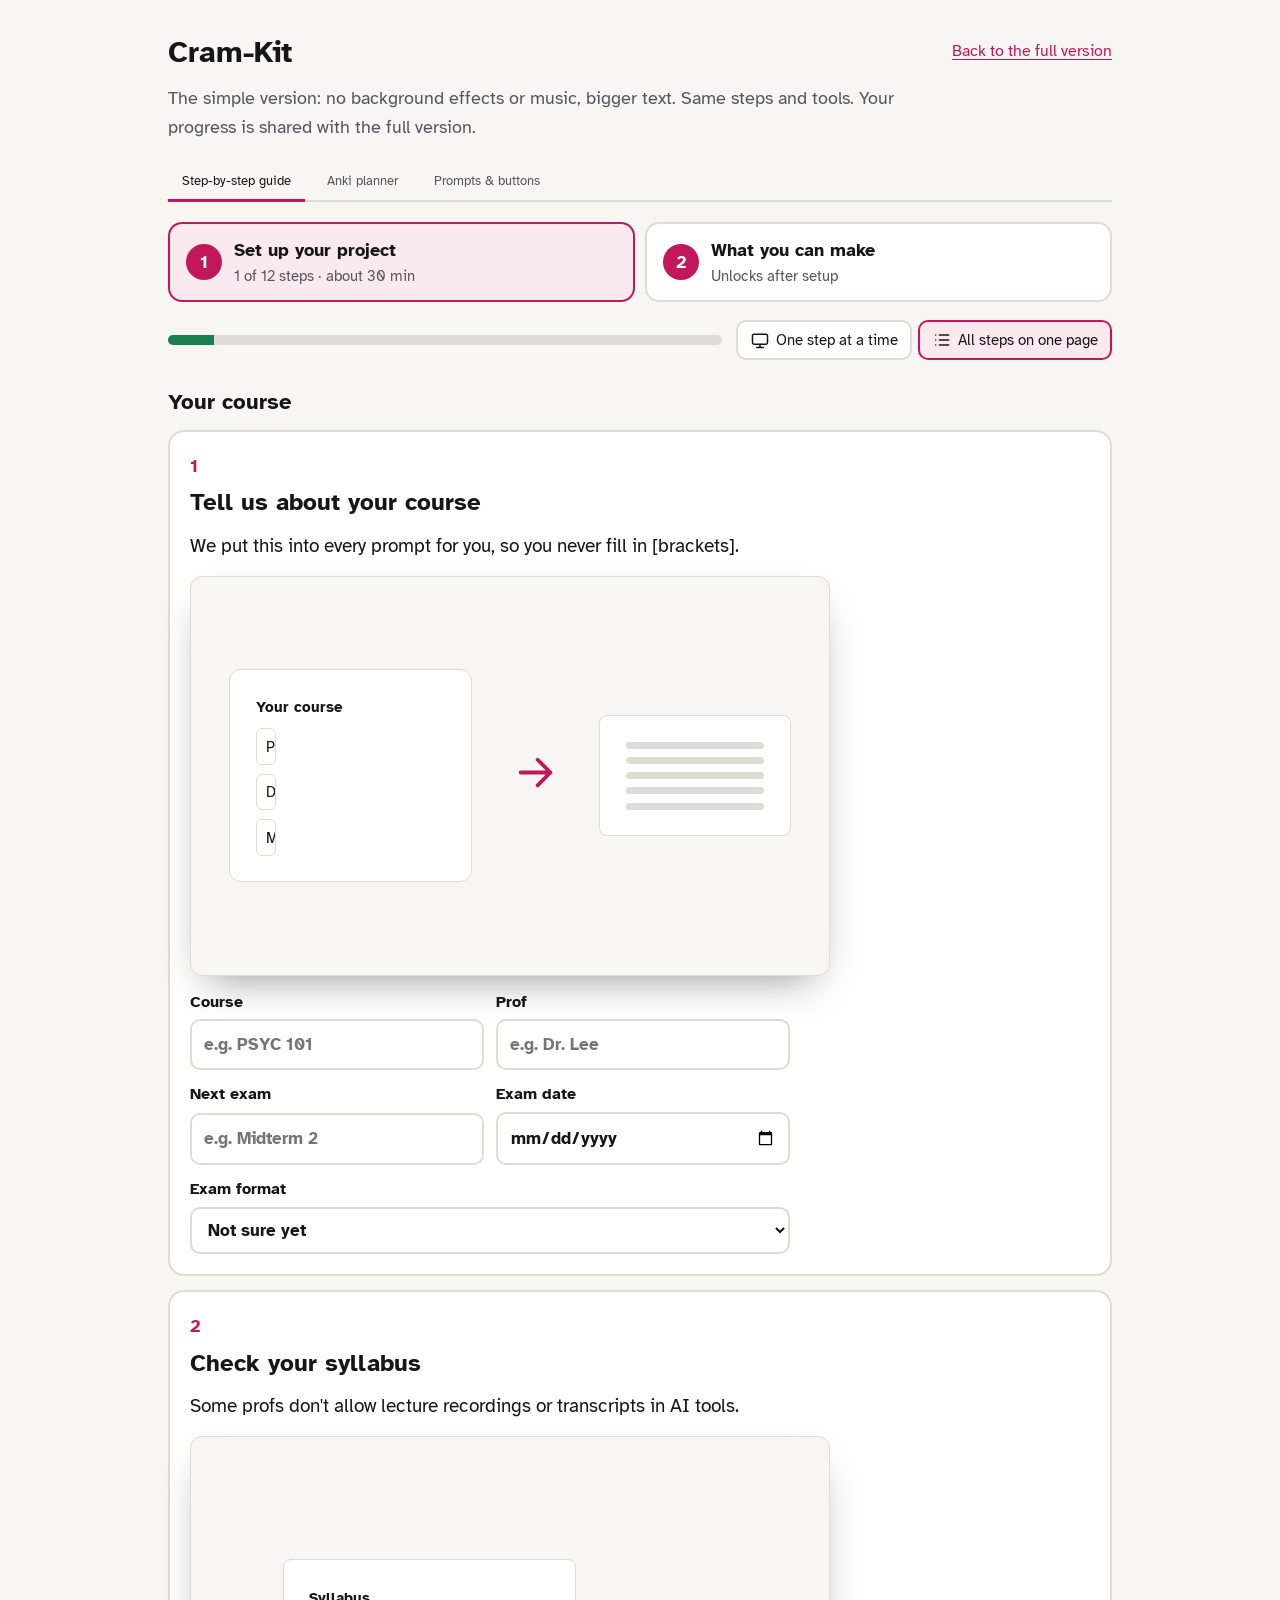
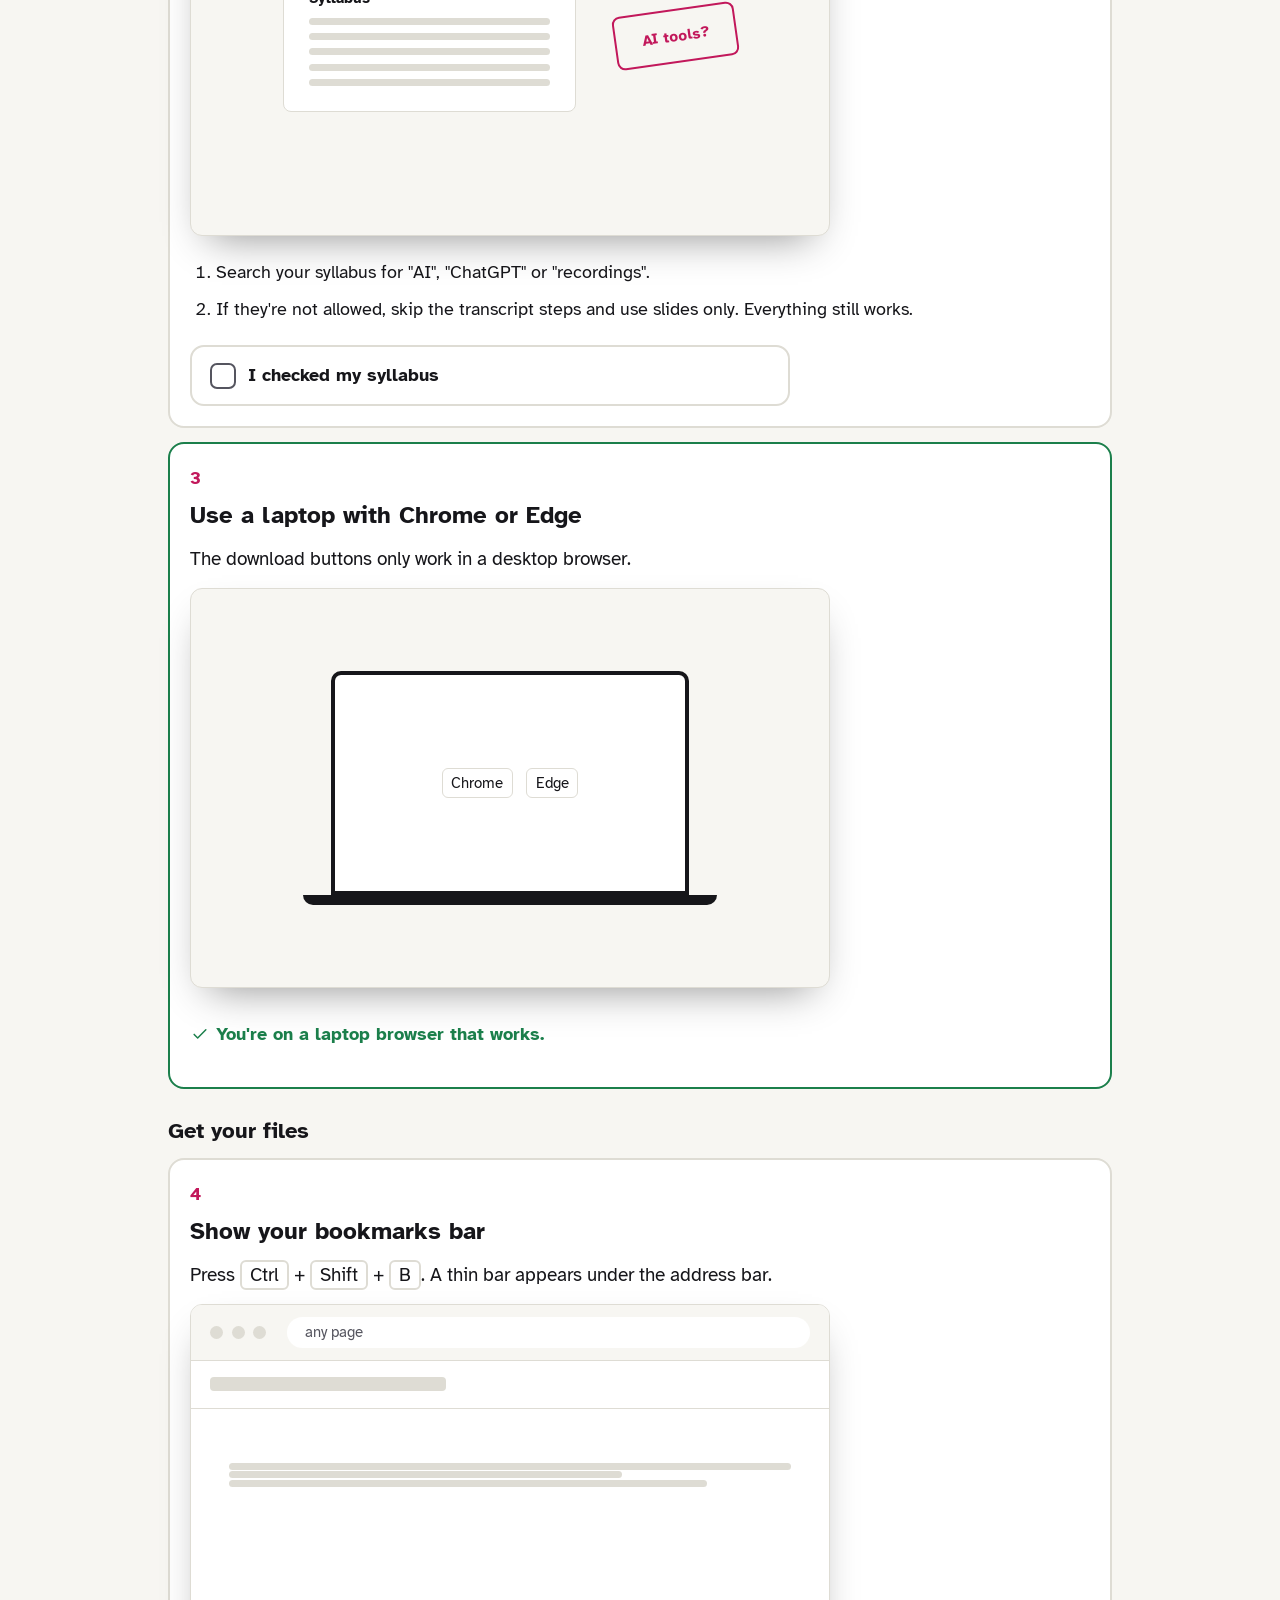
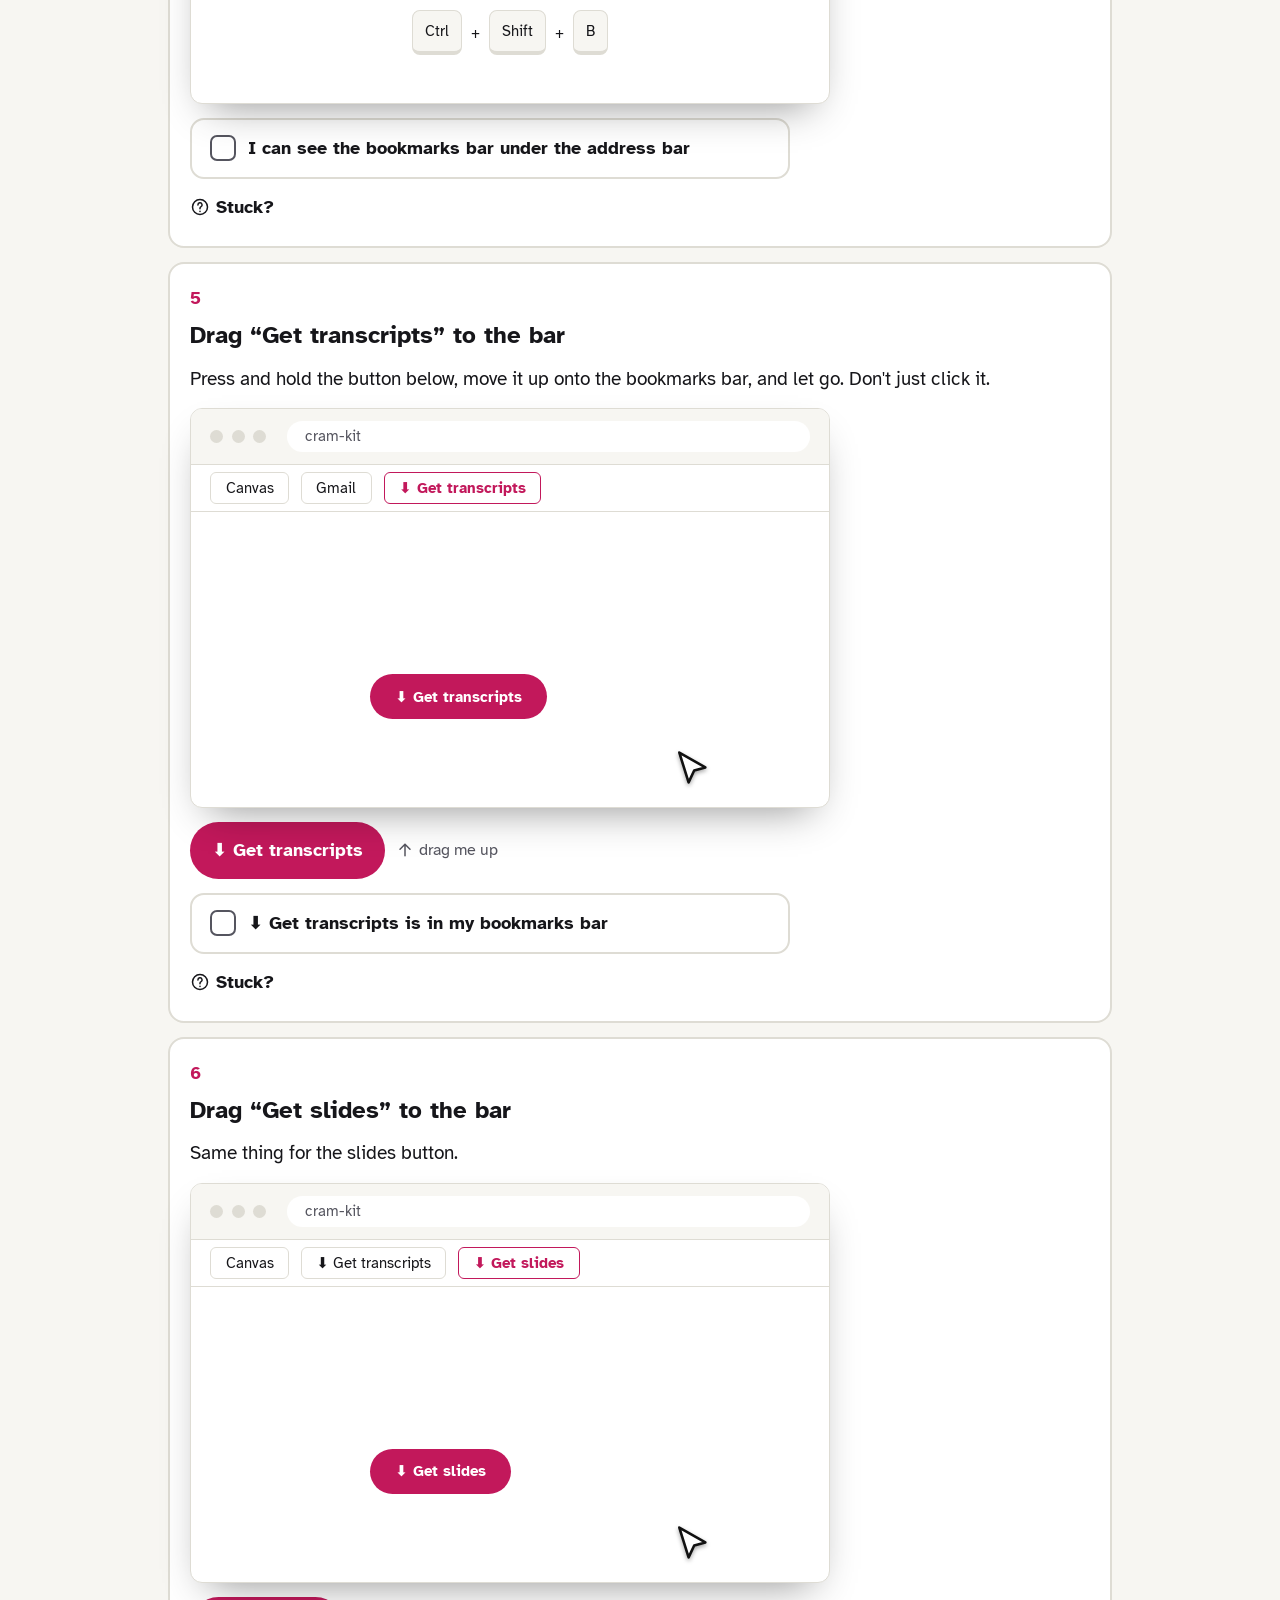
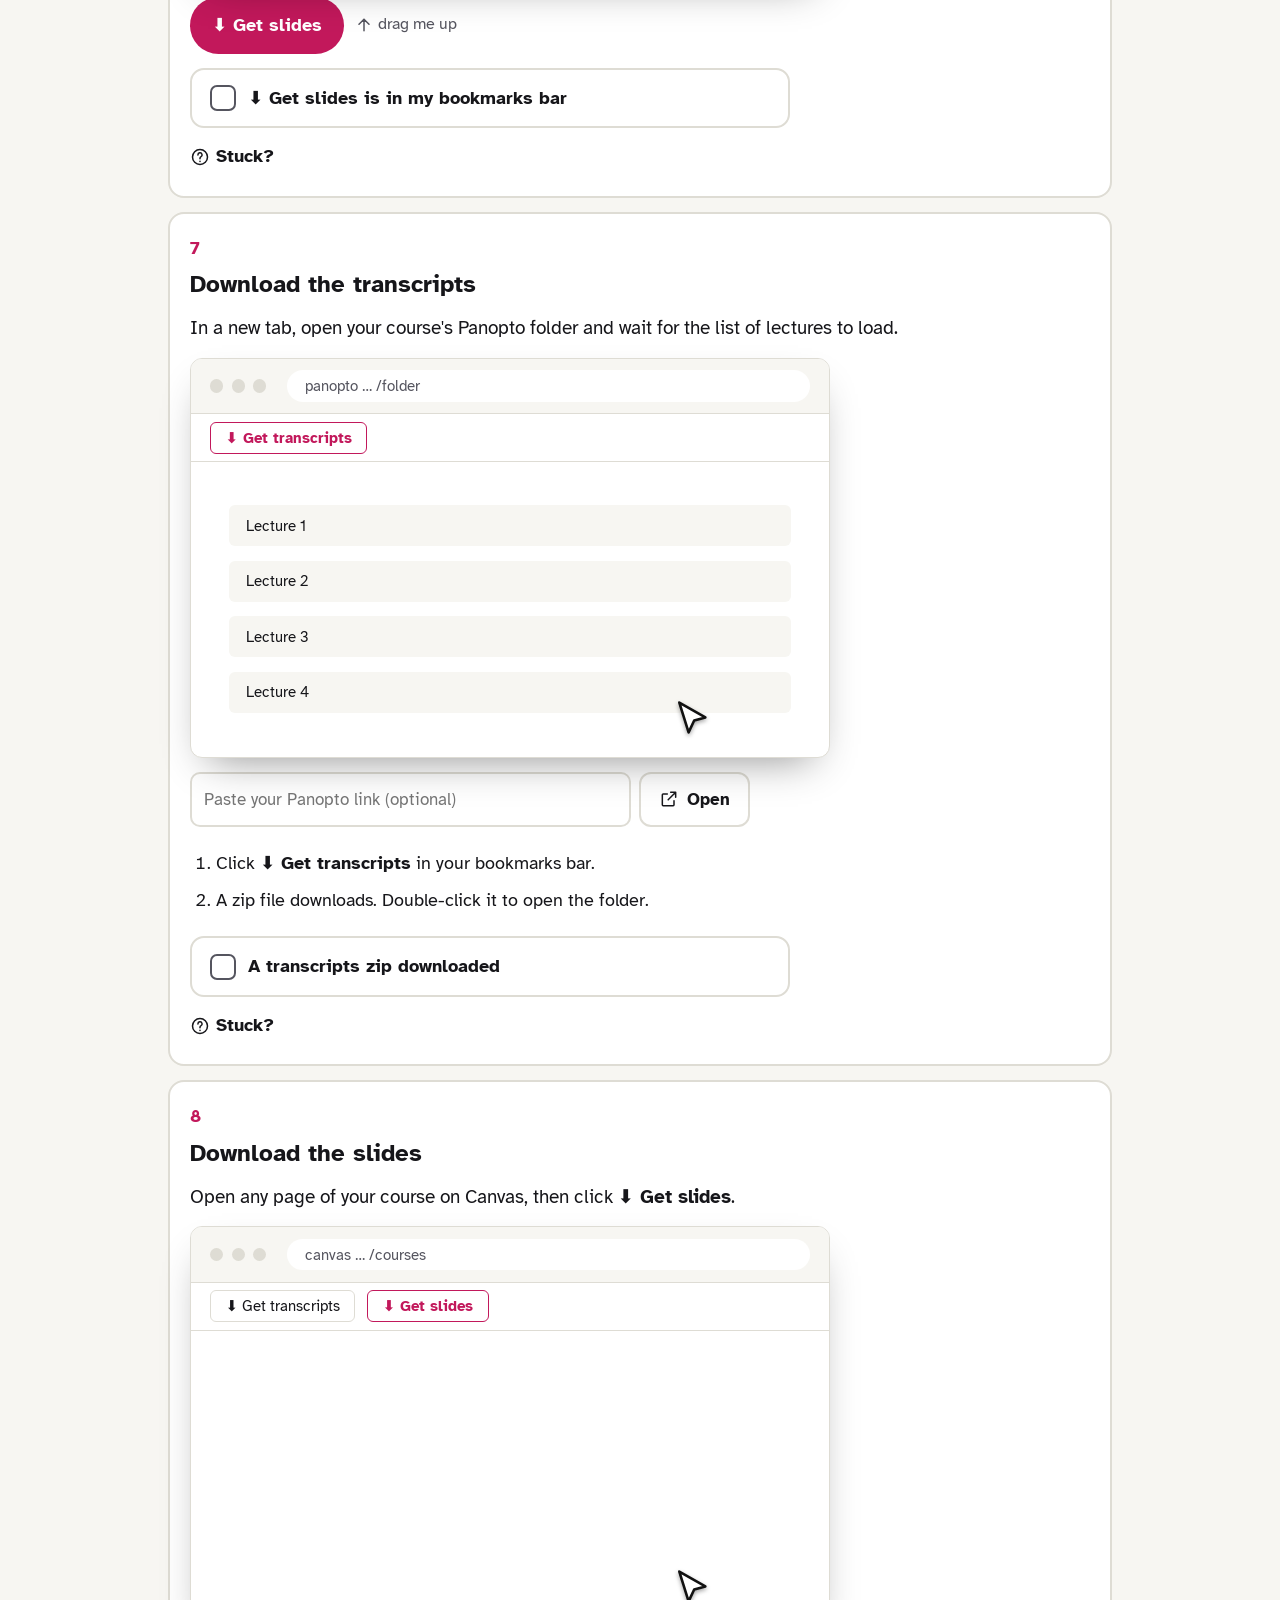
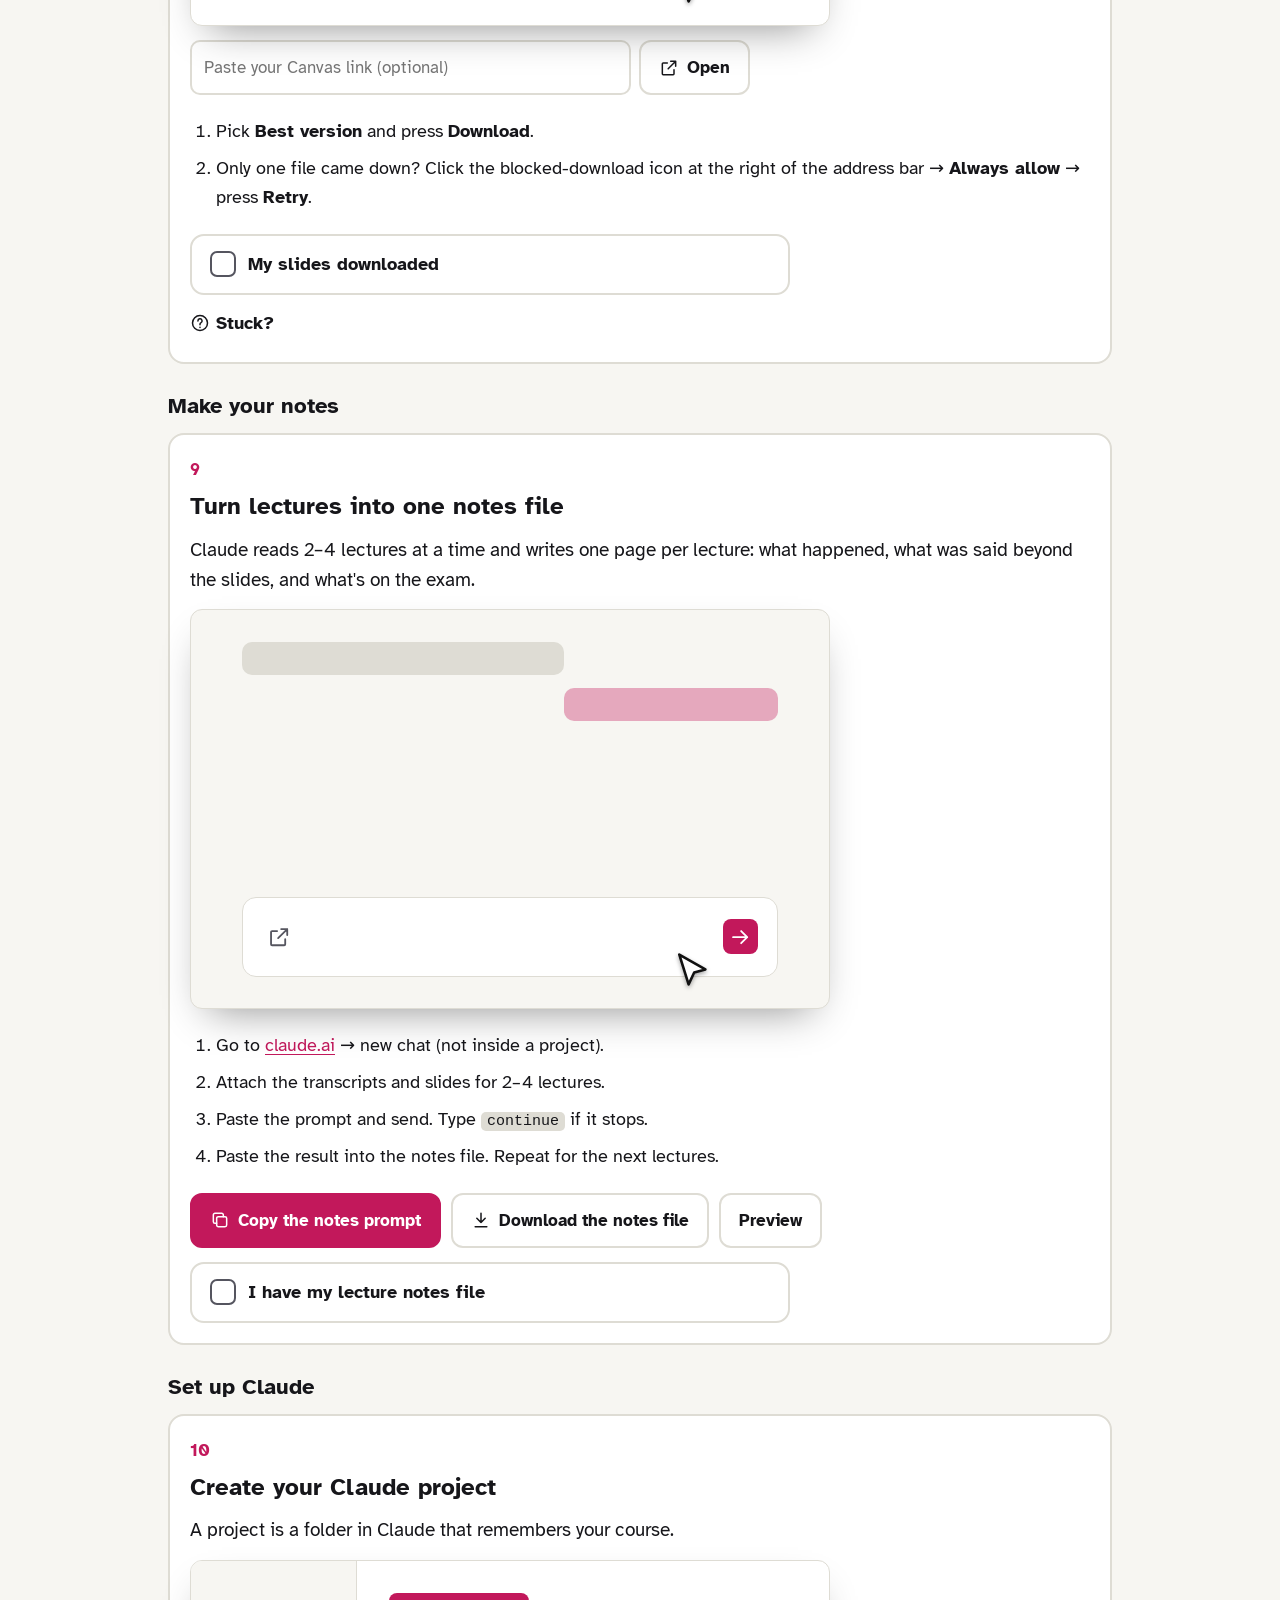
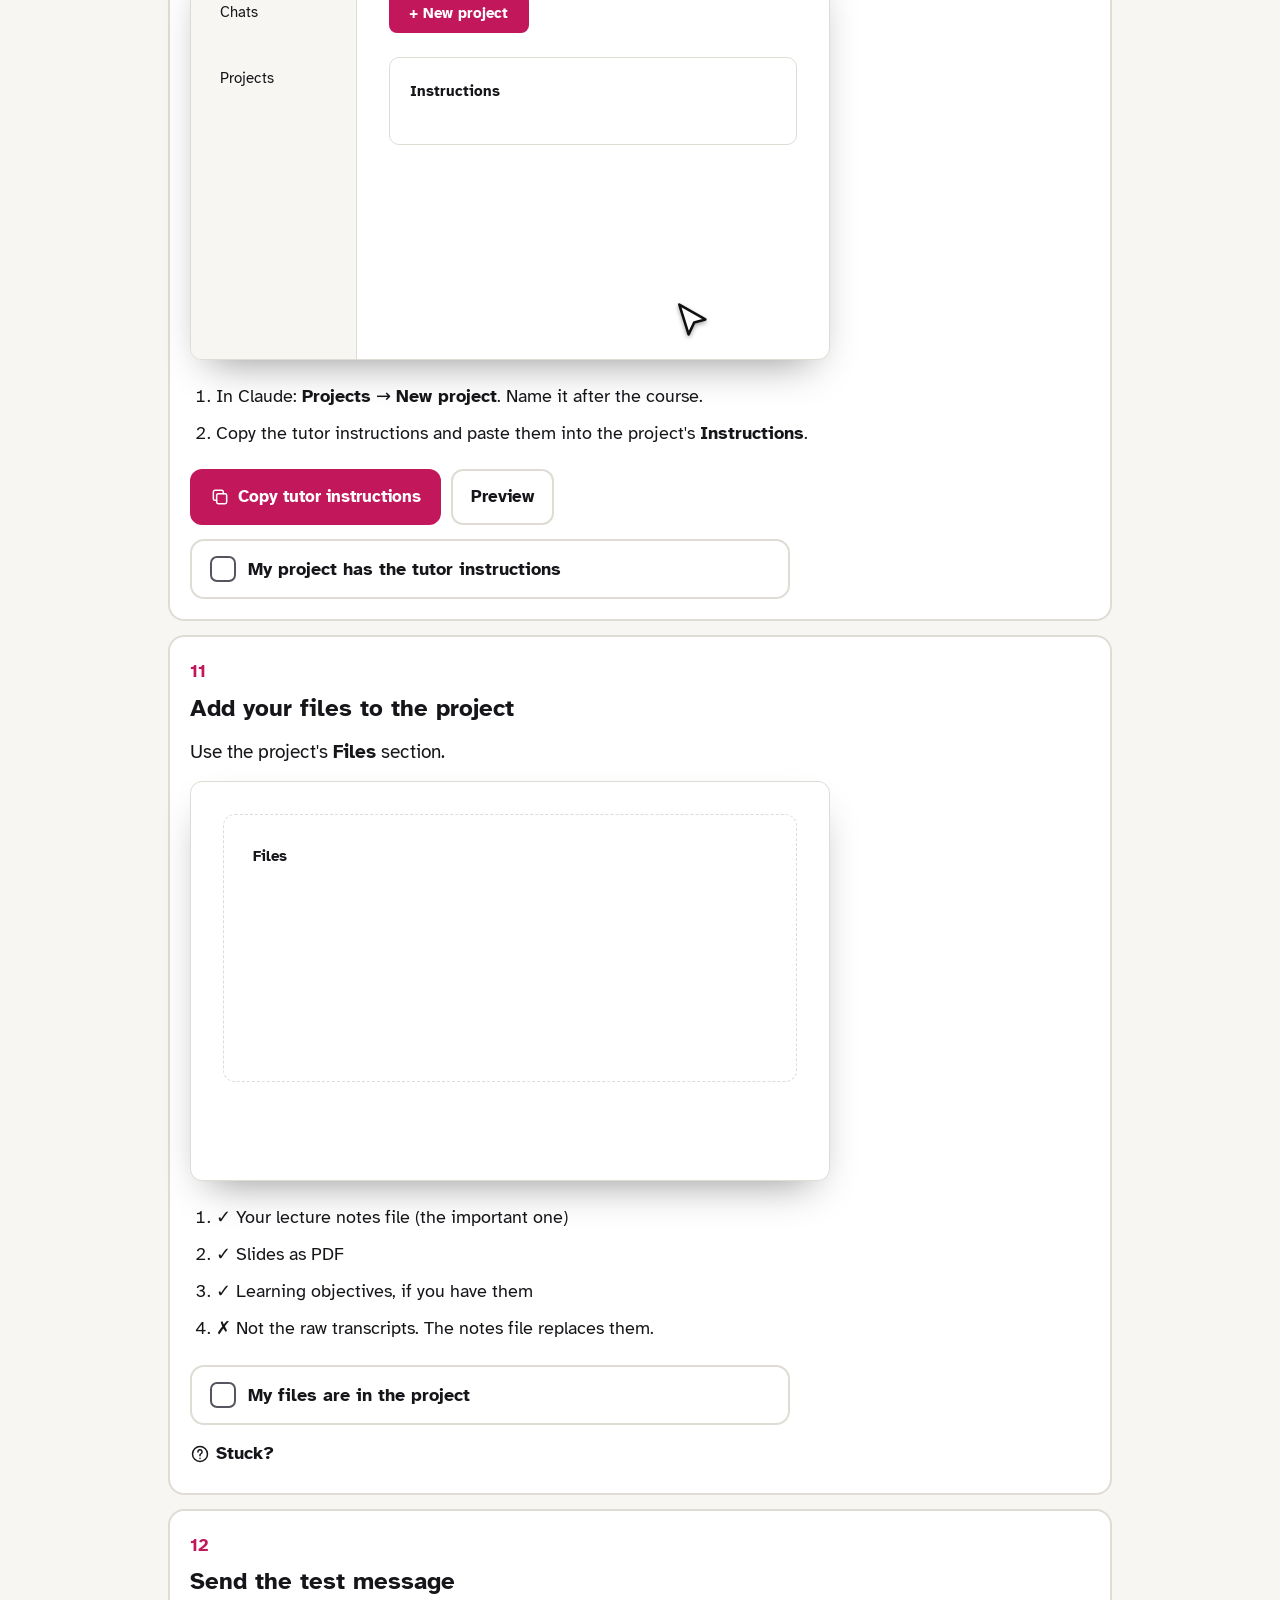
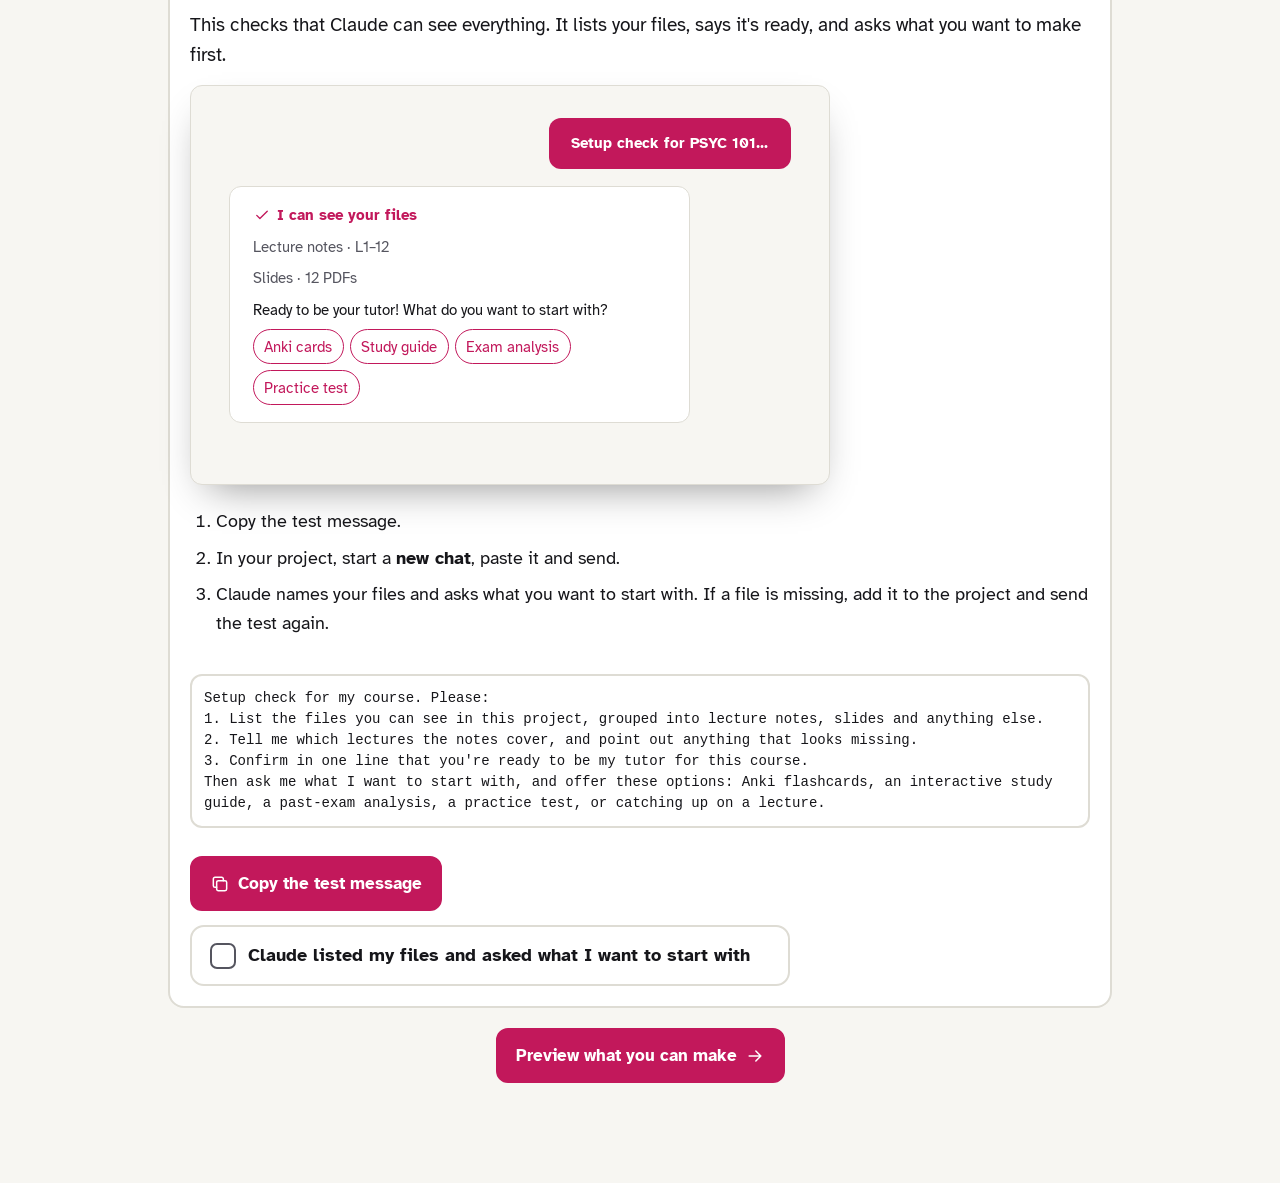
<file: simple.html>
<!DOCTYPE html>
<html lang="en">
<head>
<meta charset="utf-8">
<meta name="viewport" content="width=device-width, initial-scale=1">
<title>Cram-Kit · Simple</title>
<link rel="preconnect" href="https://fonts.googleapis.com"><link rel="preconnect" href="https://fonts.gstatic.com" crossorigin>
<link href="https://fonts.googleapis.com/css2?family=Atkinson+Hyperlegible:wght@400;700&display=swap" rel="stylesheet">
<link rel="stylesheet" href="assets/mocks.css?v=6">
<style>
:root{--bg:#f7f6f2;--card:#fff;--ink:#16161a;--muted:#55555f;--line:#dedcd4;--accent:#c2185b;--accent-ink:#fff;--ok:#1b7f4b;--ok-bg:#eaf6ef;--warn:#8a4500;--warn-bg:#fff2e0;--soft:#fbe9f0}
@media (prefers-color-scheme:dark){:root:not([data-theme=light]){--bg:#121214;--card:#1b1b1f;--ink:#efeef3;--muted:#a9a8b3;--line:#2e2e35;--accent:#ff6fa8;--accent-ink:#16161a;--ok:#5fd394;--ok-bg:#16291f;--warn:#ffb36b;--warn-bg:#2b2116;--soft:#2a1a22}}
*{box-sizing:border-box}
body{margin:0;background:var(--bg);color:var(--ink);font:18px/1.6 "Atkinson Hyperlegible",system-ui,sans-serif}
main{max-width:980px;margin:0 auto;padding:28px 18px 80px}
a{color:var(--accent);text-underline-offset:3px}
:focus-visible{outline:3px solid var(--accent);outline-offset:2px}
.ck-i{width:20px;height:20px;flex:none}
header{display:flex;align-items:center;gap:14px;flex-wrap:wrap;margin-bottom:8px}
header h1{margin:0;font-size:30px}
header .back{margin-left:auto;font-size:16px}
.lede{color:var(--muted);margin:0 0 20px;max-width:62ch}
nav.top{display:flex;gap:8px;margin:0 0 20px;border-bottom:2px solid var(--line)}
nav.top button{background:none;border:0;padding:10px 14px;font:700 17px inherit;font-family:inherit;color:var(--muted);cursor:pointer;border-bottom:3px solid transparent;margin-bottom:-2px}
nav.top button[aria-selected=true]{color:var(--ink);border-bottom-color:var(--accent)}
.pane[hidden]{display:none}
/* guide */
.ck-head{display:flex;gap:14px;align-items:center;flex-wrap:wrap;margin-bottom:14px}
.ck-prog{flex:1;min-width:160px;height:10px;border-radius:99px;background:var(--line);overflow:hidden}
.ck-prog i{display:block;height:100%;background:var(--ok)}
.ck-modes{display:flex;gap:6px}
.ck-modes button{display:flex;align-items:center;gap:6px;border:2px solid var(--line);background:var(--card);padding:6px 12px;border-radius:10px;font:inherit;font-size:15px;cursor:pointer;color:var(--ink)}
.ck-modes button[aria-pressed=true]{border-color:var(--accent);background:var(--soft)}
.ck-wiz{display:block}.ck-steps{display:none}
.ck-count{color:var(--muted);font-size:16px}
.ck-step{display:grid;grid-template-columns:1fr;gap:14px}
.ck-step-text{display:contents}.ck-step-text>*{order:4}
.ck-title{order:1;font-size:30px;line-height:1.2;margin:4px 0 0;outline:none}
.ck-lead{order:2;font-size:19px;margin:0}
.ck-step-visual{order:3;max-width:640px}
.ck-mock{--m-accent:var(--accent);--m-bg:var(--card);--m-surface:var(--bg);--m-ink:var(--ink);--m-line:var(--line);--m-muted:var(--muted);--m-font:inherit;font-size:clamp(12px,1.6vw,15px)}
.ck-list{margin:0;padding-left:26px}.ck-list li{margin:8px 0}
kbd{font:700 15px inherit;font-family:inherit;padding:1px 8px;border:2px solid var(--line);border-radius:6px;background:var(--card)}
code{font:15px ui-monospace,Menlo,monospace;background:var(--line);padding:1px 6px;border-radius:5px}
.ck-row{display:flex;gap:10px;flex-wrap:wrap;align-items:center}
.ck-row.tight{gap:6px}
.ck-btn{display:inline-flex;align-items:center;gap:8px;padding:12px 18px;border-radius:12px;border:2px solid var(--line);background:var(--card);font:inherit;font-weight:700;font-size:17px;cursor:pointer;color:var(--ink)}
.ck-btn.primary{background:var(--accent);border-color:var(--accent);color:var(--accent-ink)}
.ck-btn.small{padding:6px 12px;font-size:15px}
.ck-btn:disabled{opacity:.4;cursor:not-allowed}
.ck-btn.ok{background:var(--ok);border-color:var(--ok);color:#fff}
.ck-bm{display:inline-flex;padding:14px 22px;border-radius:99px;background:var(--accent);color:var(--accent-ink);font-weight:700;text-decoration:none;cursor:grab}
.ck-bm.small{padding:6px 12px;font-size:15px}
.ck-hint{color:var(--muted);font-size:16px;display:inline-flex;gap:4px;align-items:center}
.ck-hint .ck-i{transform:rotate(90deg)}
.ck-open{display:flex;gap:8px;max-width:560px}
.ck-open input,.ck-form input,.ck-form select{flex:1;min-width:0;padding:10px 12px;border-radius:10px;border:2px solid var(--line);background:var(--card);color:var(--ink);font:inherit;font-size:17px}
.ck-form{display:grid;grid-template-columns:1fr 1fr;gap:12px;max-width:600px}
.ck-form label{display:grid;gap:4px;font-weight:700;font-size:16px}
.ck-form .wide{grid-column:1/-1}
.ck-done{display:flex;align-items:center;gap:12px;padding:14px 18px;border-radius:14px;border:2px solid var(--line);background:var(--card);cursor:pointer;font-weight:700;max-width:600px}
.ck-done input{position:absolute;opacity:0}
.ck-box{width:26px;height:26px;flex:none;border-radius:7px;border:2px solid var(--muted);display:grid;place-items:center;color:transparent}
.ck-done input:checked+.ck-box{background:var(--ok);border-color:var(--ok);color:#fff}
.ck-done:has(input:checked){border-color:var(--ok);background:var(--ok-bg)}
.ck-done:has(input:focus-visible){outline:3px solid var(--accent);outline-offset:2px}
.ck-help summary{cursor:pointer;font-weight:700;display:inline-flex;gap:6px;align-items:center}
.ck-ok{color:var(--ok);font-weight:700;display:flex;gap:6px;align-items:center}
.ck-warn{padding:12px 16px;border-radius:12px;background:var(--warn-bg);color:var(--warn);max-width:640px}
.ck-note{color:var(--ok);font-size:16px;display:flex;gap:6px;align-items:center;margin:0}
.ck-pre{white-space:pre-wrap;font:14px/1.5 ui-monospace,Menlo,monospace;background:var(--card);border:2px solid var(--line);border-radius:12px;padding:12px;max-height:320px;overflow:auto}
.ck-try{display:flex;flex-wrap:wrap;gap:8px}
.ck-chip{display:inline-flex;gap:6px;align-items:center;padding:8px 14px;border-radius:99px;border:2px solid var(--line);background:var(--card);font:inherit;font-size:16px;cursor:pointer;color:var(--ink)}
.ck-nav{display:flex;align-items:center;gap:12px;margin-top:22px;padding-top:16px;border-top:2px solid var(--line)}
.ck-gate{flex:1;text-align:right;color:var(--muted);font-size:16px}
.ck-sechead{font-size:22px;margin:24px 0 10px}
.ck-card{padding:20px;margin-bottom:14px;border:2px solid var(--line);border-radius:16px;background:var(--card)}
.ck-card.did{border-color:var(--ok)}
.ck-card .ck-num{display:inline-block;font-weight:700;color:var(--accent);margin-bottom:4px}
.ck-card .ck-title{font-size:24px}
/* toolkit */
.ck-cram-row{display:flex;gap:12px;align-items:center;flex-wrap:wrap;margin-bottom:16px}
.ck-cram{padding:12px 20px;border-radius:12px;border:2px solid var(--accent);background:var(--card);color:var(--accent);font:inherit;font-weight:700;cursor:pointer;display:inline-flex;gap:8px;align-items:center}
.ck-cram.on{background:var(--accent);color:var(--accent-ink)}
.ck-aform{grid-template-columns:1fr 1fr;max-width:none}
.ck-ql{display:block;font-weight:700;font-size:16px;margin-bottom:6px}
.ck-chips{display:flex;flex-wrap:wrap;gap:6px}
.ck-chips label{display:inline-flex;flex-direction:row;gap:6px;align-items:center;padding:6px 12px;border-radius:99px;border:2px solid var(--line);background:var(--card);font-weight:400;font-size:16px;cursor:pointer}
.ck-chips label:has(input:checked){border-color:var(--accent);background:var(--soft)}
.ck-out{padding:18px;border-radius:14px;border:2px solid var(--line);background:var(--card);margin:16px 0}
.ck-out h4{margin:10px 0 6px;font-size:19px}.ck-out h4:first-child{margin-top:0}
.ck-table{width:100%;border-collapse:collapse;font-size:16px}
.ck-table td{padding:8px;border-bottom:1px solid var(--line);vertical-align:top}
.ck-table td:first-child{color:var(--muted);width:46%}
.ck-table small{display:block;color:var(--muted)}
.ck-libitem{display:flex;align-items:center;justify-content:space-between;gap:10px;padding:12px 16px;margin-bottom:8px;border:2px solid var(--line);border-radius:12px;background:var(--card)}
@media (max-width:640px){.ck-form,.ck-aform{grid-template-columns:1fr}.ck-title{font-size:25px}}
/* phases + what you can make */
.ck-phases{display:grid;grid-template-columns:1fr 1fr;gap:10px;margin:0 0 18px}
.ck-phases button{display:flex;gap:12px;align-items:center;text-align:left;padding:12px 16px;border-radius:14px;border:2px solid var(--line);background:var(--card);color:var(--ink);font:inherit;cursor:pointer}
.ck-phases button[aria-selected=true]{border-color:var(--accent);background:var(--soft)}
.ck-phases b{display:block;font-size:18px}.ck-phases small{display:block;color:var(--muted);font-size:15px}
.ck-pn{flex:none;width:36px;height:36px;display:grid;place-items:center;border-radius:50%;background:var(--accent);color:var(--accent-ink);font-weight:700}
.ck-makelead{margin:0 0 16px!important}
.ck-recipes{display:grid;grid-template-columns:repeat(auto-fill,minmax(240px,1fr));gap:12px}
.ck-rcard{display:grid;gap:4px;align-content:start;text-align:left;padding:18px;border-radius:16px;border:2px solid var(--line);background:var(--card);color:var(--ink);font:inherit;cursor:pointer}
.ck-rcard:hover{border-color:var(--accent)}
.ck-rnum{font-weight:700;color:var(--accent);font-size:15px}.ck-rcard b{font-size:21px;line-height:1.2}.ck-rcard span{color:var(--muted)}
.ck-rcard .ck-rgo{display:inline-flex;gap:6px;align-items:center;margin-top:8px;color:var(--accent);font-weight:700}
.ck-recipe .ck-step{margin-top:12px}.ck-endrow{justify-content:center;margin:20px 0}
@media (max-width:640px){.ck-phases{grid-template-columns:1fr}}
</style>
</head>
<body>
<main>
  <header><h1>Cram-Kit</h1><a class="back" href="./">Back to the full version</a></header>
  <p class="lede">The simple version: no background effects or music, bigger text. Same steps and tools. Your progress is shared with the full version.</p>
  <nav class="top" role="tablist" aria-label="Sections">
    <button role="tab" aria-selected="true" data-p="p-guide">Step-by-step guide</button>
    <button role="tab" aria-selected="false" data-p="p-tools">Anki planner</button>
    <button role="tab" aria-selected="false" data-p="p-lib">Prompts &amp; buttons</button>
  </nav>
  <section class="pane" id="p-guide"><div id="wiz"></div></section>
  <section class="pane" id="p-tools" hidden><div id="anki"></div></section>
  <section class="pane" id="p-lib" hidden><div id="lib"></div></section>
</main>
<script src="assets/data.js"></script>
<script src="assets/core.js?v=6"></script>
<script>
const {$,$$}=CK;
let anki;
function tab(id){$$('nav.top button').forEach(b=>b.setAttribute('aria-selected',b.dataset.p===id));$$('.pane').forEach(p=>p.hidden=p.id!==id);if(id==='p-tools'){anki=anki||CK.ankiTool($('#anki'));anki.update();}}
$$('nav.top button').forEach(b=>b.onclick=()=>tab(b.dataset.p));
CK.wizard($('#wiz'),{modeKey:'mode_simple',defaultMode:'list',onTool:()=>tab('p-tools')});
CK.library($('#lib'));
</script>
</body>
</html>
</file>
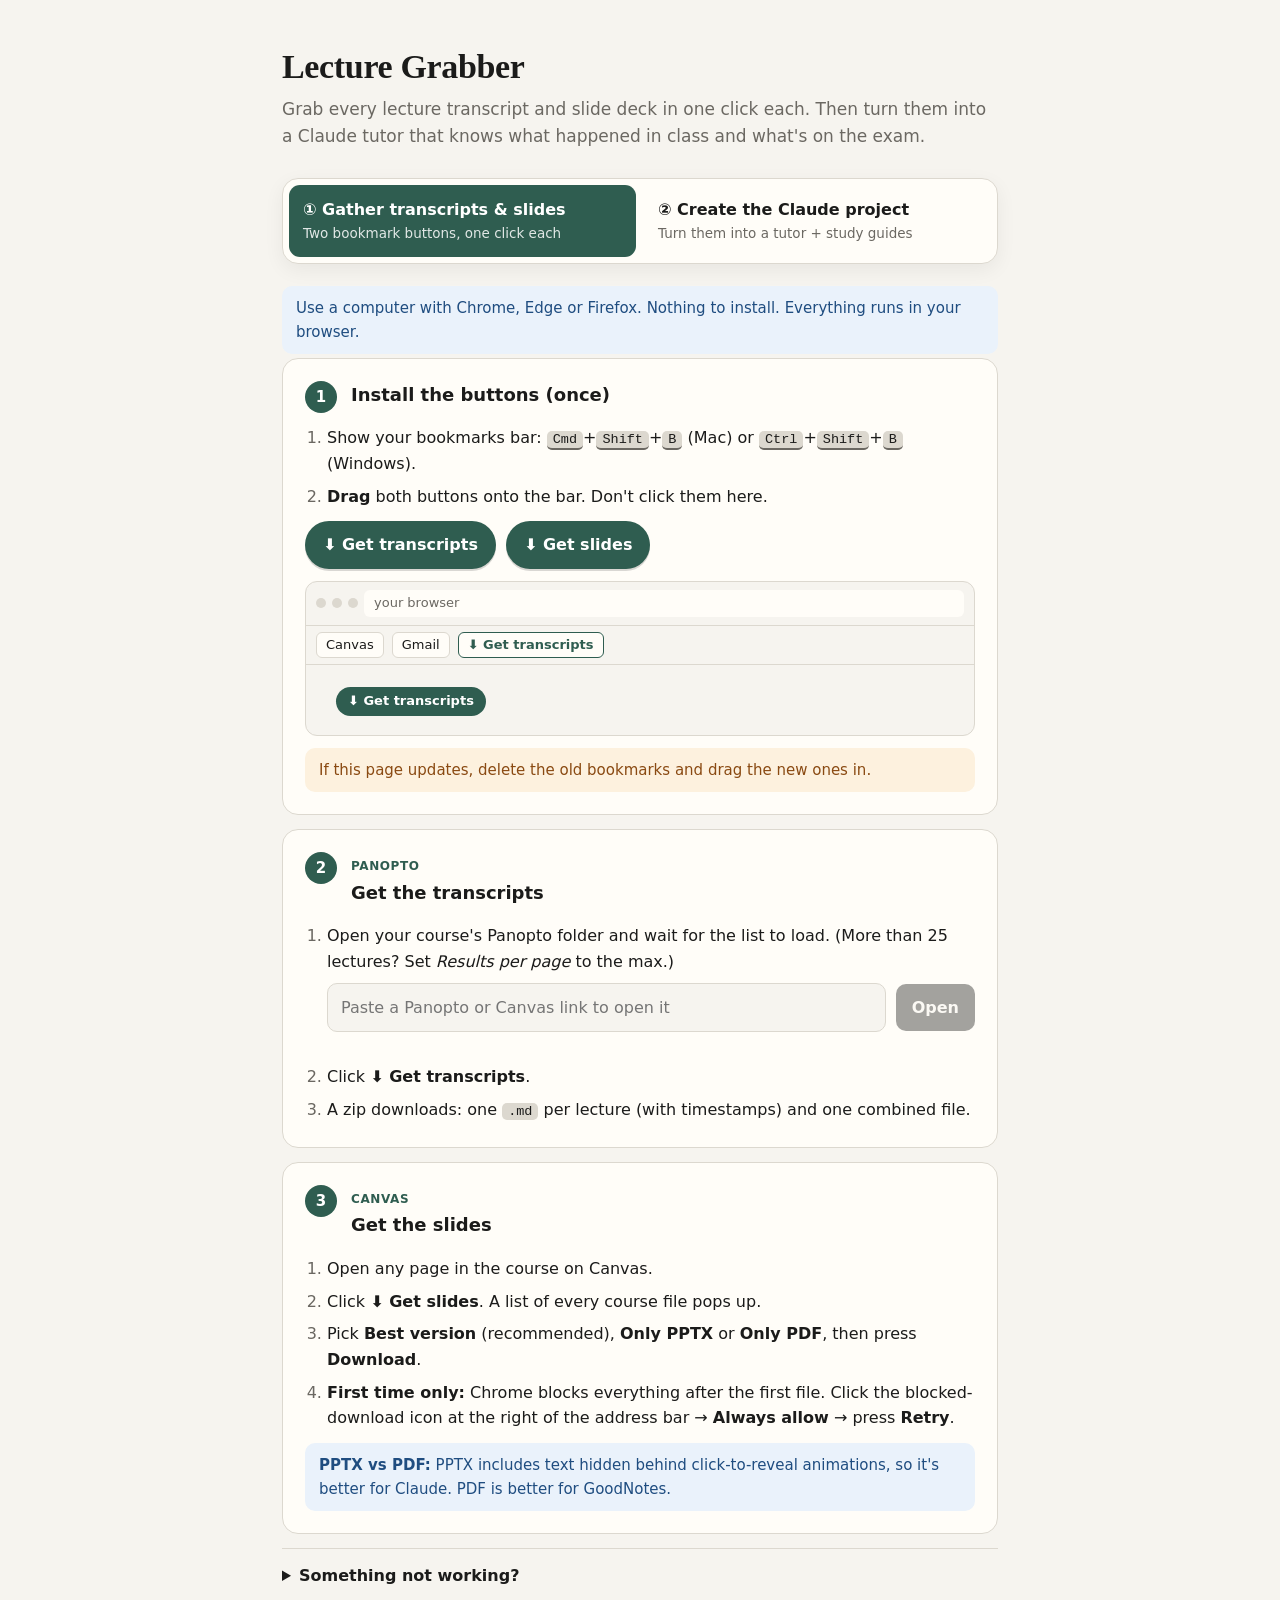
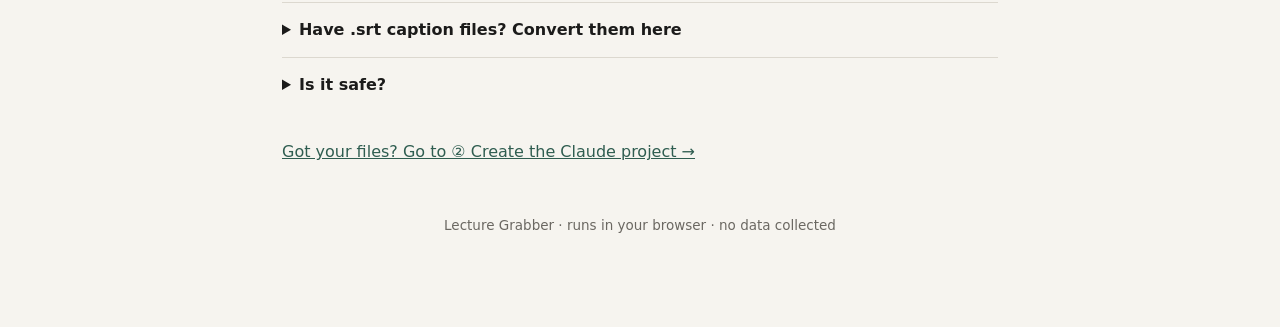
<file: template.html>
<!DOCTYPE html>
<html lang="en">
<head>
<meta charset="utf-8">
<meta name="viewport" content="width=device-width, initial-scale=1">
<title>Lecture Grabber: transcripts, slides and a Claude study project</title>
<meta name="description" content="Download every Panopto lecture transcript and Canvas slide deck in one click, then turn them into a Claude study project.">
<link rel="icon" href="data:image/svg+xml,%3Csvg xmlns='http://www.w3.org/2000/svg' viewBox='0 0 32 32'%3E%3Crect width='32' height='32' rx='8' fill='%232f5d50'/%3E%3Cpath d='M16 7v12m-5-5 5 5 5-5M9 24h14' stroke='white' stroke-width='3' fill='none' stroke-linecap='round'/%3E%3C/svg%3E">
<style>
  :root{--bg:#f6f4ef;--ink:#1b1b1a;--muted:#6b6862;--line:#dcd8cf;--card:#fffdf8;--accent:#2f5d50;--accent-ink:#fff;--soft:#e4efe9;--warn:#8a4a12;--warn-bg:#fdf1de;--tip-bg:#eaf2fb;--tip:#1f4d80}
  @media (prefers-color-scheme:dark){:root{--bg:#141413;--ink:#ece9e2;--muted:#a19d94;--line:#2e2d2a;--card:#1c1c1a;--accent:#7fb8a4;--accent-ink:#0f1a16;--soft:#1f2c27;--warn:#f0b27a;--warn-bg:#2e2416;--tip-bg:#17222f;--tip:#9cc3ef}}
  *{box-sizing:border-box}
  html{scroll-behavior:smooth}
  body{margin:0;background:var(--bg);color:var(--ink);font:16px/1.6 ui-sans-serif,system-ui,-apple-system,"Segoe UI",sans-serif}
  main{max-width:760px;margin:0 auto;padding:48px 22px 90px}
  h1{font:600 34px/1.12 ui-serif,Georgia,serif;margin:0 0 10px;letter-spacing:-.01em}
  h2{font:600 24px/1.2 ui-serif,Georgia,serif;margin:44px 0 8px}
  h3{font-size:18px;margin:0 0 6px}
  .lede{color:var(--muted);margin:0 0 28px;font-size:17px}
  a{color:var(--accent)}
  code,kbd{font:13.5px ui-monospace,SFMono-Regular,Menlo,monospace;background:var(--line);padding:1px 6px;border-radius:5px}
  kbd{border-bottom:2px solid var(--muted)}

  /* tabs */
  .tabs{display:grid;grid-template-columns:1fr 1fr;gap:8px;background:var(--card);border:1px solid var(--line);border-radius:16px;padding:6px;position:sticky;top:10px;z-index:5;box-shadow:0 6px 20px rgba(0,0,0,.06)}
  .tab{border:0;background:transparent;color:var(--ink);font:inherit;text-align:left;padding:12px 14px;border-radius:11px;cursor:pointer}
  .tab b{display:block;font-size:16px}
  .tab span{display:block;font-size:13.5px;color:var(--muted)}
  .tab[aria-selected=true]{background:var(--accent);color:var(--accent-ink)}
  .tab[aria-selected=true] span{color:var(--accent-ink);opacity:.85}
  .tab:focus-visible{outline:3px solid var(--accent);outline-offset:2px}
  .panel[hidden]{display:none}

  /* overview strip */
  .overview{display:flex;gap:6px;flex-wrap:wrap;margin:22px 0 4px;font-size:14px;color:var(--muted)}
  .overview a{text-decoration:none;color:var(--muted);border:1px solid var(--line);border-radius:999px;padding:3px 11px}
  .overview a:hover{border-color:var(--accent);color:var(--accent)}

  /* steps */
  .step{background:var(--card);border:1px solid var(--line);border-radius:16px;padding:22px 22px 18px;margin:0 0 14px;scroll-margin-top:110px}
  .step-head{display:flex;gap:14px;align-items:flex-start;margin-bottom:6px}
  .num{flex:none;width:32px;height:32px;border-radius:50%;background:var(--accent);color:var(--accent-ink);display:grid;place-items:center;font-weight:700;font-size:15px}
  .step-head p{margin:2px 0 0;color:var(--muted);font-size:15px}
  .step ol,.step ul{margin:10px 0 6px;padding-left:22px}
  .step li{margin:7px 0}
  .step li::marker{color:var(--muted)}
  .who{display:inline-block;font-size:12px;font-weight:700;letter-spacing:.05em;text-transform:uppercase;color:var(--accent);margin-bottom:2px}
  .call{border-radius:10px;padding:10px 14px;margin:12px 0 4px;font-size:15px}
  .call.tip{background:var(--tip-bg);color:var(--tip)}
  .call.warn{background:var(--warn-bg);color:var(--warn)}
  .call b{font-weight:700}

  .bm{display:inline-flex;align-items:center;gap:8px;background:var(--accent);color:var(--accent-ink);text-decoration:none;font-weight:600;padding:11px 18px;border-radius:999px;cursor:grab;user-select:none;box-shadow:0 2px 0 rgba(0,0,0,.15)}
  .bm:active{cursor:grabbing}
  .row{display:flex;gap:10px;flex-wrap:wrap;align-items:center}
  input[type=url]{flex:1;min-width:0;padding:11px 13px;border:1px solid var(--line);border-radius:10px;background:var(--bg);color:var(--ink);font:inherit}
  input:focus{outline:2px solid var(--accent);outline-offset:1px}
  button.solid{padding:11px 16px;border:0;border-radius:10px;background:var(--ink);color:var(--bg);font:inherit;font-weight:600;cursor:pointer}
  button.solid:disabled{opacity:.4;cursor:default}
  .msg{font-size:14px;margin:8px 0 0;min-height:1.2em}
  .msg.err{color:var(--warn)}

  /* drag illustration */
  .demo{border:1px solid var(--line);border-radius:12px;overflow:hidden;margin:12px 0 6px;font-size:13px;background:var(--bg)}
  .demo .chrome{display:flex;gap:6px;align-items:center;padding:8px 10px;border-bottom:1px solid var(--line)}
  .demo .dot{width:10px;height:10px;border-radius:50%;background:var(--line)}
  .demo .addr{flex:1;background:var(--card);border-radius:6px;padding:3px 10px;color:var(--muted)}
  .demo .bar{display:flex;gap:8px;padding:6px 10px;border-bottom:1px solid var(--line);min-height:34px;align-items:center}
  .demo .chip{background:var(--card);border:1px solid var(--line);border-radius:6px;padding:2px 9px;white-space:nowrap}
  .demo .chip.new{border-color:var(--accent);color:var(--accent);font-weight:600;animation:pop 3.2s ease-in-out infinite}
  .demo .body{padding:16px 10px 18px;position:relative;height:70px}
  .demo .drag{position:absolute;left:30px;top:22px;background:var(--accent);color:var(--accent-ink);border-radius:999px;padding:4px 12px;font-weight:600;animation:drag 3.2s ease-in-out infinite}
  @keyframes drag{0%,15%{transform:translate(0,0);opacity:1}55%{transform:translate(150px,-62px);opacity:.9}60%,100%{transform:translate(150px,-62px);opacity:0}}
  @keyframes pop{0%,55%{opacity:0}62%,100%{opacity:1}}
  @media (prefers-reduced-motion:reduce){.demo .drag{animation:none;opacity:.3}.demo .chip.new{animation:none}}

  /* templates */
  .acts{display:flex;gap:8px;flex-wrap:wrap;margin:10px 0 2px}
  .acts button{padding:8px 13px;font:inherit;font-size:14px;font-weight:600;border-radius:9px;cursor:pointer;border:1px solid var(--ink);background:var(--ink);color:var(--bg)}
  .acts .ghost{background:transparent;color:var(--ink);border-color:var(--line)}
  .tplname{font-size:13.5px;color:var(--muted);margin-top:12px}
  pre.tp{display:none;white-space:pre-wrap;font:12.5px/1.5 ui-monospace,Menlo,monospace;background:var(--bg);border:1px solid var(--line);border-radius:10px;padding:12px;max-height:360px;overflow:auto;margin:10px 0 0}
  pre.tp.show{display:block}

  table.cmp{width:100%;border-collapse:collapse;font-size:14.5px;margin:10px 0}
  table.cmp th,table.cmp td{border-bottom:1px solid var(--line);padding:7px 8px;text-align:left;vertical-align:top}
  table.cmp th{color:var(--muted);font-weight:600}

  details.faq{border-top:1px solid var(--line);padding:14px 0}
  details.faq summary{cursor:pointer;font-weight:600}
  details.faq p,details.faq li{color:var(--muted);font-size:15px}
  .drop{border:1.5px dashed var(--line);border-radius:12px;padding:20px;text-align:center;color:var(--muted);font-size:15px;cursor:pointer;margin-top:10px}
  .drop.over{border-color:var(--accent);color:var(--accent)}
  footer{margin-top:50px;color:var(--muted);font-size:13.5px;text-align:center}
  @media (max-width:560px){h1{font-size:28px}.tab span{display:none}.step{padding:18px 16px}}
</style>
</head>
<body>
<main>
  <h1>Lecture Grabber</h1>
  <p class="lede">Grab every lecture transcript and slide deck in one click each. Then turn them into a Claude tutor that knows what happened in class and what's on the exam.</p>

  <div class="tabs" role="tablist" aria-label="Choose a step">
    <button class="tab" role="tab" id="t-files" aria-controls="p-files" aria-selected="true"><b>① Gather transcripts &amp; slides</b><span>Two bookmark buttons, one click each</span></button>
    <button class="tab" role="tab" id="t-project" aria-controls="p-project" aria-selected="false" tabindex="-1"><b>② Create the Claude project</b><span>Turn them into a tutor + study guides</span></button>
  </div>

  <!-- ================= TAB 1 ================= -->
  <section class="panel" id="p-files" role="tabpanel" aria-labelledby="t-files">
    <div class="call tip" style="margin-top:22px">Use a computer with Chrome, Edge or Firefox. Nothing to install. Everything runs in your browser.</div>

    <div class="step" id="f1">
      <div class="step-head"><div class="num">1</div><div><h3>Install the buttons (once)</h3></div></div>
      <ol>
        <li>Show your bookmarks bar: <kbd>Cmd</kbd>+<kbd>Shift</kbd>+<kbd>B</kbd> (Mac) or <kbd>Ctrl</kbd>+<kbd>Shift</kbd>+<kbd>B</kbd> (Windows).</li>
        <li><b>Drag</b> both buttons onto the bar. Don't click them here.</li>
      </ol>
      <div class="row" style="margin:12px 0 4px">
        <a class="bm" href="__BOOKMARKLET__" onclick="event.preventDefault();alert('Drag this button up to your bookmarks bar instead of clicking it.')">⬇ Get transcripts</a>
        <a class="bm" href="__CANVAS__" onclick="event.preventDefault();alert('Drag this button up to your bookmarks bar instead of clicking it.')">⬇ Get slides</a>
      </div>
      <div class="demo" aria-hidden="true">
        <div class="chrome"><span class="dot"></span><span class="dot"></span><span class="dot"></span><span class="addr">your browser</span></div>
        <div class="bar"><span class="chip">Canvas</span><span class="chip">Gmail</span><span class="chip new">⬇ Get transcripts</span></div>
        <div class="body"><span class="drag">⬇ Get transcripts</span></div>
      </div>
      <div class="call warn">If this page updates, delete the old bookmarks and drag the new ones in.</div>
    </div>

    <div class="step" id="f2">
      <div class="step-head"><div class="num">2</div><div><span class="who">Panopto</span><h3>Get the transcripts</h3></div></div>
      <ol>
        <li>Open your course's Panopto folder and wait for the list to load. (More than 25 lectures? Set <i>Results per page</i> to the max.)
          <form class="row" id="f" style="margin-top:8px">
            <input type="url" id="u" placeholder="Paste a Panopto or Canvas link to open it" required aria-label="Panopto or Canvas link">
            <button class="solid" id="go" disabled>Open</button>
          </form>
          <div class="msg" id="m"></div></li>
        <li>Click <b>⬇ Get transcripts</b>.</li>
        <li>A zip downloads: one <code>.md</code> per lecture (with timestamps) and one combined file.</li>
      </ol>
    </div>

    <div class="step" id="f3">
      <div class="step-head"><div class="num">3</div><div><span class="who">Canvas</span><h3>Get the slides</h3></div></div>
      <ol>
        <li>Open any page in the course on Canvas.</li>
        <li>Click <b>⬇ Get slides</b>. A list of every course file pops up.</li>
        <li>Pick <b>Best version</b> (recommended), <b>Only PPTX</b> or <b>Only PDF</b>, then press <b>Download</b>.</li>
        <li><b>First time only:</b> Chrome blocks everything after the first file. Click the blocked-download icon at the right of the address bar → <b>Always allow</b> → press <b>Retry</b>.</li>
      </ol>
      <div class="call tip"><b>PPTX vs PDF:</b> PPTX includes text hidden behind click-to-reveal animations, so it's better for Claude. PDF is better for GoodNotes.</div>
    </div>

    <details class="faq"><summary>Something not working?</summary>
      <ul>
        <li><b>Nothing happens:</b> reload the page, wait for it to load, then click again. Safari is fussy, so use Chrome.</li>
        <li><b>"No recordings found":</b> you're not on a Panopto folder, or it hasn't loaded yet.</li>
        <li><b>Lectures "without captions":</b> Panopto hasn't made them yet. Try again tomorrow.</li>
        <li><b>Only one slide downloaded:</b> do the "Always allow" step above, or use the ⬇ next to each file.</li>
        <li><b>No files on Canvas:</b> the prof hosts slides elsewhere. Check "External links" in the pop-up.</li>
      </ul>
    </details>
    <details class="faq"><summary>Have .srt caption files? Convert them here</summary>
      <div class="drop" id="drop" tabindex="0">Drop .srt files here, or click to choose<input type="file" id="pick" accept=".srt,.vtt,.txt" multiple hidden></div>
    </details>
    <details class="faq"><summary>Is it safe?</summary>
      <p>The buttons run inside your own logged-in Panopto or Canvas tab and use their built-in download links. They never see your password, and nothing is sent to this site.</p>
    </details>

    <p style="margin-top:28px"><a href="#project" onclick="setTimeout(()=>window.scrollTo({top:0}),0)">Got your files? Go to ② Create the Claude project →</a></p>
  </section>

  <!-- ================= TAB 2 ================= -->
  <section class="panel" id="p-project" role="tabpanel" aria-labelledby="t-project" hidden>
    <div class="call warn" style="margin-top:22px"><b>Check your syllabus first.</b> Some profs don't allow lecture recordings or transcripts in AI tools. If so, use slides only. It all still works.</div>
    <div class="call tip">Free Claude works (up to 5 projects). Pro handles bigger courses.</div>

    <div class="step" id="p1">
      <div class="step-head"><div class="num">1</div><div><span class="who">New chat, outside any project</span><h3>Build the lecture context doc</h3><p>Turns each lecture into one page: what happened, what was said beyond the slides, and what's on the exam.</p></div></div>
      <ol>
        <li>Download the <b>doc skeleton</b> and open it in a text editor.</li>
        <li>Start a new chat. Attach the transcripts and slides for <b>2–4 lectures</b> (1–2 on Free).</li>
        <li>Paste the <b>builder prompt</b>, fill in the brackets at the top, and send. Type <code>continue</code> if it stops.</li>
        <li>Paste the result into your doc. Repeat in a new chat for the next lectures.</li>
      </ol>
      <div class="tplname">Builder prompt</div><div class="acts" data-t="1-context-builder-prompt.md"></div>
      <div class="tplname">Doc skeleton</div><div class="acts" data-t="0-context-doc-skeleton.md"></div>
    </div>

    <div class="step" id="p2">
      <div class="step-head"><div class="num">2</div><div><span class="who">claude.ai → Projects</span><h3>Create the project</h3></div></div>
      <ol>
        <li><b>Projects</b> → <b>New project</b>. Name it after the course.</li>
        <li>Copy the <b>tutor instructions</b>, fill in the brackets, and paste them into the project's <b>Instructions</b>.</li>
      </ol>
      <div class="tplname">Tutor instructions</div><div class="acts" data-t="2-project-instructions.md"></div>
    </div>

    <div class="step" id="p3">
      <div class="step-head"><div class="num">3</div><div><span class="who">Project → Files</span><h3>Upload files</h3></div></div>
      <ul>
        <li>✅ Your context doc (essential)</li>
        <li>✅ Slides as PDF</li>
        <li>✅ Learning objectives, if you have them</li>
        <li>✅ The study-guide prompt from step 5</li>
        <li>❌ Not the raw transcripts. The context doc replaces them.</li>
      </ul>
      <div class="call tip">On Free, if the capacity bar goes over 100%, remove slides first and keep the context doc.</div>
    </div>

    <div class="step" id="p4">
      <div class="step-head"><div class="num">4</div><div><h3>Ask it things</h3><p>New chat inside the project. Try:</p></div></div>
      <ul>
        <li><code>What happened in Lecture 7?</code></li>
        <li><code>I missed class on Oct 20, catch me up</code></li>
        <li><code>Quiz me on Lectures 10–12, exam style</code></li>
        <li><code>What's on the final? Make a checklist</code></li>
        <li><code>Is X tested?</code></li>
      </ul>
      <div class="call tip">Answers end with a scope tag like <i>🎯 on the exam (L6, 23:10)</i> or <i>🚫 not tested</i>.</div>
    </div>

    <div class="step" id="p5">
      <div class="step-head"><div class="num">5</div><div><span class="who">One chat per unit</span><h3>Make study guides</h3><p>Interactive pages with diagrams, quizzes and a cheat sheet.</p></div></div>
      <ol>
        <li>New chat in the project → <code>Make a study guide for Lectures 15–17</code> (or paste the prompt below).</li>
        <li>Type <code>continue</code> if it's cut off. Download or publish it to keep it.</li>
      </ol>
      <div class="tplname">Study-guide prompt</div><div class="acts" data-t="3-study-guide-prompt.md"></div>
    </div>

    <div class="step" id="p6">
      <div class="step-head"><div class="num">6</div><div><h3>After each new lecture</h3></div></div>
      <ol>
        <li>Get that lecture's transcript and slides (tab ①).</li>
        <li>Run step 1 on it and add the result to your doc.</li>
        <li>Replace the doc in the project.</li>
      </ol>
    </div>
  </section>

  <footer>Lecture Grabber · runs in your browser · no data collected</footer>
</main>

<script type="application/json" id="tpl">__TEMPLATES__</script>
<script>
// ---------- Tabs (with #hash so links can open a tab) ----------
const tabs=[...document.querySelectorAll('[role=tab]')];
const panelFor=t=>document.getElementById(t.getAttribute('aria-controls'));
function select(t,focus){
  tabs.forEach(x=>{const on=x===t;x.setAttribute('aria-selected',on);x.tabIndex=on?0:-1;panelFor(x).hidden=!on;});
  if(focus)t.focus();
  const id=t.id==='t-project'?'#project':'#files'; const cur=location.hash; const inP=cur==='#project'||/^#p\d/.test(cur); if(!cur||inP!==(id==='#project')) history.replaceState(null,'',id);
}
tabs.forEach((t,i)=>{
  t.addEventListener('click',()=>{select(t);window.scrollTo({top:0});});
  t.addEventListener('keydown',e=>{if(e.key==='ArrowRight'||e.key==='ArrowLeft'){e.preventDefault();select(tabs[(i+(e.key==='ArrowRight'?1:tabs.length-1))%tabs.length],true);}});
});
function fromHash(){
  const h=location.hash.slice(1); if(!h) return;
  const el=document.getElementById(h);
  const inProject=h==='project'||(el&&el.closest('#p-project'));
  select(inProject?tabs[1]:tabs[0]);
  if(el&&h!=='project'&&h!=='files') setTimeout(()=>el.scrollIntoView(),0);
}
window.addEventListener('hashchange',fromHash); fromHash();

// ---------- Paste box ----------
const u=document.getElementById('u'),go=document.getElementById('go'),m=document.getElementById('m');
function check(){
  let ok=false,msg='';
  try{const x=new URL(u.value.trim());ok=/panopto\.|canvas|instructure/i.test(x.hostname);if(!ok&&u.value)msg="That doesn't look like a Panopto or Canvas link.";}
  catch{if(u.value.trim())msg='Paste a full link starting with https://';}
  go.disabled=!ok;m.textContent=msg;m.className='msg'+(msg?' err':'');
}
u.addEventListener('input',check);
document.getElementById('f').addEventListener('submit',e=>{
  e.preventDefault();window.open(u.value.trim(),'_blank','noopener');
  m.className='msg';m.textContent='Opened in a new tab. Once it loads, click '+(/panopto/i.test(u.value)?'“Get transcripts”':'“Get slides”')+' in your bookmarks bar.';
});

// ---------- SRT → Markdown ----------
const fmt=s=>{const h=Math.floor(s/3600),mi=Math.floor(s%3600/60),x=s%60;return(h?h+':'+String(mi).padStart(2,'0'):mi)+':'+String(x).padStart(2,'0')};
function srtToMd(srt){
  const segs=[];
  for(const b of srt.replace(/\r/g,'').split(/\n\n+/)){
    const L=b.split('\n'),i=L.findIndex(l=>l.includes('-->'));if(i<0)continue;
    const t=L[i].match(/(\d+):(\d+):(\d+)/)||L[i].match(/()(\d+):(\d+)/);
    const s=(+t[1]||0)*3600+(+t[2])*60+(+t[3]);
    const txt=L.slice(i+1).join(' ').replace(/<[^>]+>/g,'').replace(/\[Auto-generated transcript[^\]]*\]/i,'').trim();
    if(txt)segs.push({s,txt});
  }
  const P=[];let c=null;for(const g of segs){if(!c||g.s-c.s>=120)P.push(c={s:g.s,t:[]});c.t.push(g.txt);}
  return P.map(p=>`**[${fmt(p.s)}]** ${p.t.join(' ')}`).join('\n\n');
}
const drop=document.getElementById('drop'),pick=document.getElementById('pick');
async function handle(files){
  for(const f of files){
    const md=`# ${f.name.replace(/\.(srt|vtt|txt)$/i,'')}\n\n${srtToMd(await f.text())}\n`;
    const a=document.createElement('a');a.href=URL.createObjectURL(new Blob([md],{type:'text/markdown'}));
    a.download=f.name.replace(/\.(srt|vtt|txt)$/i,'')+'.md';document.body.appendChild(a);a.click();a.remove();
  }
}
drop.onclick=()=>pick.click();drop.onkeydown=e=>{if(e.key==='Enter'||e.key===' '){e.preventDefault();pick.click();}};pick.onchange=()=>handle(pick.files);
drop.ondragover=e=>{e.preventDefault();drop.classList.add('over')};
drop.ondragleave=()=>drop.classList.remove('over');
drop.ondrop=e=>{e.preventDefault();drop.classList.remove('over');handle(e.dataTransfer.files)};

// ---------- Templates: copy / download / preview ----------
const TPL=JSON.parse(document.getElementById('tpl').textContent);
document.querySelectorAll('.acts[data-t]').forEach(box=>{
  const name=box.dataset.t, text=TPL[name];
  const mk=(label,cls,fn)=>{const b=document.createElement('button');b.type='button';b.textContent=label;if(cls)b.className=cls;b.onclick=()=>fn(b);box.appendChild(b);return b;};
  const pre=document.createElement('pre');pre.className='tp';pre.textContent=text;
  mk('Copy','',async b=>{try{await navigator.clipboard.writeText(text);}catch(e){const ta=document.createElement('textarea');ta.value=text;document.body.appendChild(ta);ta.select();document.execCommand('copy');ta.remove();}b.textContent='Copied ✓';setTimeout(()=>b.textContent='Copy',1600);});
  mk('Download .md','ghost',()=>{const a=document.createElement('a');a.href=URL.createObjectURL(new Blob([text],{type:'text/markdown'}));a.download=name.replace(/^\d-/,'');document.body.appendChild(a);a.click();a.remove();});
  mk('Preview','ghost',b=>{pre.classList.toggle('show');b.textContent=pre.classList.contains('show')?'Hide preview':'Preview';});
  box.after(pre);
});
</script>
</body>
</html>
</file>
<file: assets/mocks.css>
/* Animated "how to do it" demos. Themes set the --m-* variables. */
.ck-mock{--m-bg:#fff;--m-surface:#f3f3f3;--m-ink:#222;--m-muted:#888;--m-line:#ddd;--m-accent:#5b5bd6;--m-accent-ink:#fff;--m-hl:#ffe58a;--m-radius:12px;--m-font:inherit;--T:5s;
  position:relative;width:100%;aspect-ratio:16/10;overflow:hidden;background:var(--m-bg);color:var(--m-ink);border:1px solid var(--m-line);border-radius:var(--m-radius);font:500 clamp(9px,1.35vw,13px)/1.2 var(--m-font);user-select:none;box-shadow:0 18px 40px -18px rgba(0,0,0,.45)}
.ck-mock *{box-sizing:border-box}
.ck-m-cursor{position:absolute;width:7%;left:75%;top:85%;z-index:9;filter:drop-shadow(0 2px 2px rgba(0,0,0,.35));pointer-events:none}

/* browser frame */
.ck-m-top{position:absolute;inset:0 0 auto 0;height:14%;display:flex;align-items:center;gap:1.4%;padding:0 3%;background:var(--m-surface);border-bottom:1px solid var(--m-line)}
.ck-m-top i{width:2.2%;aspect-ratio:1;border-radius:50%;background:var(--m-line)}
.ck-m-addr{flex:1;margin-left:2%;background:var(--m-bg);border-radius:99px;padding:.6% 3%;color:var(--m-muted);white-space:nowrap;overflow:hidden}
.ck-m-bar{position:absolute;top:14%;left:0;right:0;height:12%;display:flex;align-items:center;gap:2%;padding:0 3%;border-bottom:1px solid var(--m-line);overflow:hidden}
.ck-m-page{position:absolute;top:26%;left:0;right:0;bottom:0;padding:5% 6%}
.ck-m-chip{white-space:nowrap;padding:.5% 2.4%;border:1px solid var(--m-line);border-radius:6px;background:var(--m-bg)}
.ck-m-chip.new,.ck-m-chip.hot{border-color:var(--m-accent);color:var(--m-accent);font-weight:700}
.ck-m-btn,.ck-m-ghost{position:absolute;left:28%;top:55%;padding:1.6% 4%;border-radius:99px;background:var(--m-accent);color:var(--m-accent-ink);font-weight:700;white-space:nowrap}
.ck-m-ghost{opacity:0;z-index:8;box-shadow:0 10px 20px rgba(0,0,0,.3)}
.ck-m-lines{display:grid;gap:7%;padding-top:4%}.ck-m-lines i{height:7px;border-radius:4px;background:var(--m-line)}.ck-m-lines i:nth-child(2){width:70%}.ck-m-lines i:nth-child(3){width:85%}

/* keys */
.m-keys .ck-m-cursor{display:none}
.m-keys .ck-m-bar{animation:ckBar var(--T) infinite}
.m-keys .ck-m-bar::after{content:"";position:absolute;left:3%;right:60%;height:30%;border-radius:4px;background:var(--m-line)}
.ck-m-keys{position:absolute;left:50%;bottom:12%;transform:translateX(-50%);display:flex;align-items:center;gap:.6em}
.ck-m-keys kbd{font:700 1.25em/1 var(--m-font);padding:.55em .8em;border-radius:8px;background:var(--m-surface);border:1px solid var(--m-line);border-bottom-width:4px;color:var(--m-ink)}
.ck-m-keys .k1{animation:ckK1 var(--T) infinite}.ck-m-keys .k2{animation:ckK2 var(--T) infinite}.ck-m-keys .k3{animation:ckK3 var(--T) infinite}
@keyframes ckBar{0%,48%{height:0;opacity:0}56%,100%{height:12%;opacity:1}}
@keyframes ckK1{0%,8%{transform:none}12%,46%{transform:translateY(3px);border-bottom-width:1px;background:var(--m-accent);color:var(--m-accent-ink)}52%,100%{transform:none}}
@keyframes ckK2{0%,20%{transform:none}24%,46%{transform:translateY(3px);border-bottom-width:1px;background:var(--m-accent);color:var(--m-accent-ink)}52%,100%{transform:none}}
@keyframes ckK3{0%,34%{transform:none}38%,46%{transform:translateY(3px);border-bottom-width:1px;background:var(--m-accent);color:var(--m-accent-ink)}52%,100%{transform:none}}

/* drag a button to the bar */
.m-drag .ck-m-cursor{animation:ckDragC var(--T) infinite cubic-bezier(.5,0,.3,1)}
.m-drag .ck-m-ghost{animation:ckDragG var(--T) infinite cubic-bezier(.5,0,.3,1)}
.m-drag .ck-m-chip.new{animation:ckPop var(--T) infinite}
.m-drag .ck-m-btn{animation:ckDim var(--T) infinite}
@keyframes ckDragC{0%{left:75%;top:85%}24%,32%{left:38%;top:61%}62%,70%{left:48%;top:18%}100%{left:75%;top:85%}}
@keyframes ckDragG{0%,30%{opacity:0;left:28%;top:55%;transform:none}33%{opacity:.95;left:28%;top:55%;transform:rotate(-3deg) scale(1.04)}62%{opacity:.95;left:38%;top:13%;transform:rotate(-3deg) scale(.8)}66%,100%{opacity:0;left:38%;top:13%}}
@keyframes ckPop{0%,63%{opacity:0;transform:scale(.6)}68%{opacity:1;transform:scale(1.15)}74%,100%{opacity:1;transform:none}}
@keyframes ckDim{0%,30%,66%,100%{opacity:1}33%,62%{opacity:.35}}

/* click a bookmark, a file downloads */
.ck-m-rows{display:grid;gap:9%;padding-top:2%}.ck-m-rows i{font-style:normal;padding:1.5% 3%;border-radius:6px;background:var(--m-surface)}
.ck-m-toast{position:absolute;right:4%;bottom:6%;display:flex;align-items:center;gap:.4em;padding:2% 4%;border-radius:10px;background:var(--m-ink);color:var(--m-bg);font-weight:700;opacity:0}
.ck-m-toast .ck-i{width:1.2em;height:1.2em}
.m-click .ck-m-cursor{animation:ckClickC var(--T) infinite cubic-bezier(.5,0,.3,1)}
.m-click .ck-m-chip.hot{animation:ckPress var(--T) infinite}
.m-click .ck-m-toast{animation:ckToast var(--T) infinite}
@keyframes ckClickC{0%{left:75%;top:85%}30%,40%{left:12%;top:18%}100%{left:75%;top:85%}}
@keyframes ckPress{0%,33%,40%,100%{transform:none}35%{transform:scale(.88)}}
@keyframes ckToast{0%,42%{opacity:0;transform:translateY(30%)}48%,90%{opacity:1;transform:none}100%{opacity:0}}

/* canvas: popup, download, blocked icon, always allow */
.m-canvas{--T:7s}
.ck-m-pop{position:absolute;left:28%;top:8%;width:52%;display:grid;gap:5%;padding:4%;border-radius:10px;background:var(--m-bg);border:1px solid var(--m-line);box-shadow:0 10px 30px rgba(0,0,0,.2);opacity:0;animation:ckPopIn var(--T) infinite}
.ck-m-pop i{font-style:normal;color:var(--m-muted)}
.ck-m-go{justify-self:end;padding:2% 6%;border-radius:8px;background:var(--m-accent);color:var(--m-accent-ink);font-weight:700}
.ck-m-block{position:absolute;right:4%;top:2.5%;width:7%;aspect-ratio:1;display:grid;place-items:center;border-radius:50%;background:#e5484d;color:#fff;opacity:0;animation:ckBlock var(--T) infinite}
.ck-m-block .ck-i{width:60%;height:60%}
.ck-m-menu{position:absolute;right:3%;top:15%;width:34%;display:grid;padding:2%;border-radius:10px;background:var(--m-bg);border:1px solid var(--m-line);box-shadow:0 10px 30px rgba(0,0,0,.25);opacity:0;animation:ckMenu var(--T) infinite;z-index:7}
.ck-m-menu i{font-style:normal;padding:5% 6%;border-radius:6px}.ck-m-menu i:first-child{animation:ckHl var(--T) infinite}
.m-canvas .ck-m-cursor{animation:ckCanC var(--T) infinite cubic-bezier(.5,0,.3,1)}
@keyframes ckPopIn{0%,18%{opacity:0;transform:scale(.95)}22%,52%{opacity:1;transform:none}56%,100%{opacity:0}}
@keyframes ckBlock{0%,52%{opacity:0;transform:scale(.4)}56%,100%{opacity:1;transform:none}}
@keyframes ckMenu{0%,66%{opacity:0;transform:translateY(-6%)}70%,96%{opacity:1;transform:none}100%{opacity:0}}
@keyframes ckHl{0%,80%{background:transparent}84%,100%{background:var(--m-hl);color:#222}}
@keyframes ckCanC{0%{left:75%;top:85%}14%,20%{left:34%;top:18%}40%,48%{left:72%;top:58%}62%,68%{left:91%;top:6%}80%,92%{left:76%;top:22%}100%{left:75%;top:85%}}

/* claude chat: attach + paste + send */
.ck-m-chat{background:var(--m-surface)}
.ck-m-msgs{position:absolute;left:8%;right:8%;top:8%;bottom:34%;display:flex;flex-direction:column;gap:6%}
.ck-m-msgs i{display:block;height:14%;width:60%;border-radius:10px;background:var(--m-line)}.ck-m-msgs i.me{align-self:flex-end;width:40%;background:var(--m-accent);opacity:.35}
.ck-m-box{position:absolute;left:8%;right:8%;bottom:8%;height:20%;display:flex;align-items:center;gap:3%;padding:0 3%;border-radius:14px;background:var(--m-bg);border:1px solid var(--m-line)}
.ck-m-clip,.ck-m-send{width:7%;aspect-ratio:1;display:grid;place-items:center;border-radius:8px;color:var(--m-muted)}
.ck-m-send{margin-left:auto;background:var(--m-accent);color:var(--m-accent-ink);animation:ckSend var(--T) infinite}
.ck-m-clip .ck-i,.ck-m-send .ck-i{width:70%;height:70%}
.ck-m-typed{white-space:nowrap;overflow:hidden;color:var(--m-muted);width:0;animation:ckType var(--T) infinite steps(22)}
.ck-m-file{position:absolute;padding:1.2% 3%;border-radius:8px;background:var(--m-bg);border:1px solid var(--m-line);font-weight:700;opacity:0}
.ck-m-file.f1{animation:ckFile1 var(--T) infinite}.ck-m-file.f2{animation:ckFile2 var(--T) infinite}
.ck-m-chat .ck-m-cursor{animation:ckChatC var(--T) infinite cubic-bezier(.5,0,.3,1)}
@keyframes ckFile1{0%{opacity:0;left:70%;top:10%}6%{opacity:1;left:70%;top:10%}26%{opacity:1;left:12%;top:76%}30%,100%{opacity:0;left:12%;top:76%}}
@keyframes ckFile2{0%,10%{opacity:0;left:76%;top:22%}16%{opacity:1;left:76%;top:22%}34%{opacity:1;left:12%;top:76%}38%,100%{opacity:0;left:12%;top:76%}}
@keyframes ckType{0%,40%{width:0}62%,100%{width:46%}}
@keyframes ckSend{0%,70%,80%,100%{transform:none}74%{transform:scale(.85)}}
@keyframes ckChatC{0%,40%{left:70%;top:60%}68%,78%{left:86%;top:80%}100%{left:70%;top:60%}}

/* project: new project + instructions */
.ck-m-proj{display:flex}
.ck-m-side{width:26%;padding:5% 3%;display:grid;align-content:start;gap:8%;background:var(--m-surface);border-right:1px solid var(--m-line)}
.ck-m-side i{font-style:normal;padding:6% 8%;border-radius:8px}.ck-m-side i.on{animation:ckHl var(--T) infinite;animation-name:ckSideOn}
.ck-m-main{flex:1;position:relative;padding:5%}
.ck-m-new{display:inline-block;padding:2% 5%;border-radius:8px;background:var(--m-accent);color:var(--m-accent-ink);font-weight:700;animation:ckNew var(--T) infinite}
.ck-m-instr{margin-top:6%;display:grid;gap:7%;padding:5%;border:1px solid var(--m-line);border-radius:10px;background:var(--m-bg)}
.ck-m-instr i{height:7px;border-radius:4px;background:var(--m-accent);opacity:.35;width:0;animation:ckLine var(--T) infinite}
.ck-m-instr i:nth-child(3){animation-delay:.2s}.ck-m-instr i:nth-child(4){animation-delay:.4s}
.ck-m-proj .ck-m-cursor{animation:ckProjC var(--T) infinite cubic-bezier(.5,0,.3,1)}
@keyframes ckSideOn{0%,18%{background:transparent}22%,100%{background:var(--m-hl);color:#222}}
@keyframes ckNew{0%,42%,50%,100%{transform:none}46%{transform:scale(.9)}}
@keyframes ckLine{0%,55%{width:0}80%,100%{width:90%}}
@keyframes ckProjC{0%{left:60%;top:85%}18%,24%{left:10%;top:32%}42%,50%{left:42%;top:14%}100%{left:60%;top:85%}}
.ck-m-files{display:grid;gap:6%;padding:5%;border:1.5px dashed var(--m-line);border-radius:12px;min-height:80%}
.ck-m-files span{display:flex;align-items:center;gap:.4em;padding:2.5% 4%;border-radius:8px;background:var(--m-surface);opacity:0}
.ck-m-files .ck-i{width:1.1em;height:1.1em;color:var(--m-accent)}
.ck-m-files .u1{animation:ckDrop var(--T) infinite}.ck-m-files .u2{animation:ckDrop var(--T) infinite .5s}.ck-m-files .u3{animation:ckDrop var(--T) infinite 1s}
@keyframes ckDrop{0%,10%{opacity:0;transform:translateY(-40%)}20%,90%{opacity:1;transform:none}100%{opacity:0}}

/* ask */
.ck-m-msgs i.q{height:auto;padding:2% 4%;font-style:normal;color:var(--m-ink);opacity:1;background:var(--m-bg);border:1px solid var(--m-accent)}
.ck-m-msgs i.a,.ck-m-msgs i.a2{width:0;animation:ckLine2 var(--T) infinite}.ck-m-msgs i.a2{animation-delay:.3s}
.ck-m-tag{align-self:flex-start;padding:1.5% 3%;border-radius:99px;background:var(--m-hl);color:#222;font-weight:700;opacity:0;animation:ckToast var(--T) infinite}
@keyframes ckLine2{0%,20%{width:0}45%,100%{width:75%}}

/* generic cards */
.ck-m-card{display:flex;align-items:center;justify-content:center;gap:6%;background:var(--m-surface)}
.ck-m-form{display:grid;gap:.6em;width:38%;padding:4%;border-radius:12px;background:var(--m-bg);border:1px solid var(--m-line)}
.ck-m-field{display:block;white-space:nowrap;overflow:hidden;padding:.35em .6em;border-radius:6px;border:1px solid var(--m-line);width:0;animation:ckField var(--T) infinite steps(10)}
.ck-m-field.f2{animation-delay:.5s}.ck-m-field.f3{animation-delay:1s}
@keyframes ckField{0%,8%{width:12%}30%,100%{width:100%}}
.ck-m-arrow{width:8%;color:var(--m-accent);animation:ckNudge 1.4s infinite}.ck-m-arrow .ck-i{width:100%;height:auto}
@keyframes ckNudge{50%{transform:translateX(25%)}}
.ck-m-doc{display:grid;gap:.55em;width:30%;padding:4%;border-radius:8px;background:var(--m-bg);border:1px solid var(--m-line)}
.ck-m-doc.big{width:46%}
.ck-m-doc i{height:7px;border-radius:4px;background:var(--m-line)}.ck-m-doc i.hl{animation:ckHlBar var(--T) infinite}
@keyframes ckHlBar{0%,40%{background:var(--m-line)}55%,100%{background:var(--m-accent)}}
.ck-m-stamp{padding:2% 4%;border:2px solid var(--m-accent);color:var(--m-accent);border-radius:8px;font-weight:800;transform:rotate(-8deg);animation:ckStamp var(--T) infinite}
@keyframes ckStamp{0%,40%{opacity:0;transform:rotate(-8deg) scale(1.6)}50%,100%{opacity:1;transform:rotate(-8deg)}}
.ck-m-laptop{width:56%}.ck-m-screen{aspect-ratio:16/10;border:4px solid var(--m-ink);border-radius:10px 10px 0 0;background:var(--m-bg);display:flex;align-items:center;justify-content:center;gap:4%}
.ck-m-base{height:10px;margin:0 -8%;border-radius:0 0 10px 10px;background:var(--m-ink)}
.ck-m-papers{position:relative;width:28%;aspect-ratio:3/4}.ck-m-papers i{position:absolute;inset:0;border-radius:6px;background:var(--m-bg);border:1px solid var(--m-line)}
.ck-m-papers i:nth-child(1){transform:rotate(-8deg)}.ck-m-papers i:nth-child(2){transform:rotate(4deg)}
.ck-m-bars{display:flex;align-items:flex-end;gap:6%;width:40%;height:60%}
.ck-m-bars i{flex:1;border-radius:6px 6px 0 0;background:var(--m-accent);height:var(--h);transform-origin:bottom;animation:ckGrow var(--T) infinite}
.ck-m-bars i:nth-child(2){animation-delay:.15s}.ck-m-bars i:nth-child(3){animation-delay:.3s}.ck-m-bars i:nth-child(4){animation-delay:.45s}.ck-m-bars i:nth-child(5){animation-delay:.6s}
@keyframes ckGrow{0%,10%{transform:scaleY(0)}40%,100%{transform:none}}
.ck-m-score{font-size:2.6em;font-weight:800;color:var(--m-accent);animation:ckStamp var(--T) infinite}
.ck-m-flip{width:52%;aspect-ratio:16/10;perspective:800px;position:relative}
.ck-m-face{position:absolute;inset:0;display:grid;place-items:center;padding:6%;text-align:center;border-radius:12px;background:var(--m-bg);border:1px solid var(--m-line);backface-visibility:hidden;font-size:1.2em;animation:ckFlip var(--T) infinite}
.ck-m-face.back{transform:rotateY(180deg);animation-name:ckFlipB;color:var(--m-accent);font-weight:800}
@keyframes ckFlip{0%,40%{transform:none}55%,100%{transform:rotateY(180deg)}}
@keyframes ckFlipB{0%,40%{transform:rotateY(180deg)}55%,100%{transform:rotateY(360deg)}}

@media (prefers-reduced-motion:reduce){.ck-mock *,.ck-mock{animation:none!important}.ck-m-chip.new,.ck-m-toast,.ck-m-pop,.ck-m-block,.ck-m-files span,.ck-m-tag,.ck-m-stamp{opacity:1!important}.ck-m-typed,.ck-m-field{width:auto!important}.ck-m-cursor{display:none}}

/* .srt converter drop zone (Prompts & buttons) */
.ck-drop-info{margin:0 0 10px;max-width:62ch;opacity:.85}
.ck-drop{display:flex;align-items:center;justify-content:center;gap:8px;border:2px dashed var(--line,#888);border-radius:12px;padding:22px;text-align:center;cursor:pointer;transition:border-color .15s,background .15s}
.ck-drop:hover,.ck-drop.over,.ck-drop:focus-visible{border-color:var(--accent,var(--pink,#ff3ea5))}
.ck-drop.over{background:rgba(127,127,127,.12)}
.ck-drop.done::after{content:"✓ downloaded";margin-left:6px;font-weight:700;color:var(--ok,#5fd394)}

/* setup test message → Claude replies and offers options */
.ck-m-test{background:var(--m-surface);padding:5% 6%;display:flex;flex-direction:column;gap:5%}
.ck-m-tq{align-self:flex-end;max-width:70%;padding:2.4% 4%;border-radius:12px;background:var(--m-accent);color:var(--m-accent-ink);font-weight:700;animation:ckTq var(--T,6s) infinite}
.ck-m-ta{align-self:flex-start;width:82%;text-align:left;justify-items:start;padding:3% 4%;border-radius:12px;background:var(--m-bg);border:1px solid var(--m-line);display:grid;gap:.5em;animation:ckTa var(--T,6s) infinite}
.ck-m-ta b{display:flex;gap:.4em;align-items:center;color:var(--m-accent)}.ck-m-ta b .ck-i{width:1.2em;height:1.2em}
.ck-m-ta i{font-style:normal;color:var(--m-muted)}.ck-m-ta p{margin:0}
.ck-m-opts{display:flex;flex-wrap:wrap;gap:.4em}.ck-m-opts span{padding:.3em .7em;border:1px solid var(--m-accent);border-radius:99px;color:var(--m-accent);animation:ckOpt var(--T,6s) infinite}
.ck-m-opts span:nth-child(2){animation-delay:.15s}.ck-m-opts span:nth-child(3){animation-delay:.3s}.ck-m-opts span:nth-child(4){animation-delay:.45s}
.ck-m-test{--T:6s}
@keyframes ckTq{0%{opacity:0;transform:translateY(20%)}8%,92%{opacity:1;transform:none}100%{opacity:0}}
@keyframes ckTa{0%,18%{opacity:0;transform:translateY(10%)}28%,92%{opacity:1;transform:none}100%{opacity:0}}
@keyframes ckOpt{0%,40%{opacity:0;transform:scale(.8)}48%,92%{opacity:1;transform:none}100%{opacity:0}}

/* interactive study guide */
.ck-m-sg{display:grid;grid-template-columns:28% 1fr;background:var(--m-bg)}
.ck-m-toc{background:var(--m-surface);border-right:1px solid var(--m-line);padding:10% 12%;display:grid;align-content:start;gap:9%}
.ck-m-toc i{height:.6em;border-radius:4px;background:var(--m-line);position:relative}.ck-m-toc i.on{background:var(--m-accent)}
.ck-m-toc i.hot::after{content:"";position:absolute;right:-12%;top:0;width:.6em;height:.6em;border-radius:50%;background:var(--m-hl)}
.ck-m-sgmain{padding:6% 7%;display:grid;align-content:start;gap:6%}
.ck-m-graph{height:4.5em;color:var(--m-accent);border-bottom:1px solid var(--m-line)}.ck-m-graph svg{width:100%;height:100%}
.ck-m-graph path{stroke-dasharray:200;animation:ckDraw 4s infinite}
@keyframes ckDraw{0%{stroke-dashoffset:200}50%,100%{stroke-dashoffset:0}}
.ck-m-slider{height:.35em;border-radius:9px;background:var(--m-line);position:relative}
.ck-m-slider i{position:absolute;top:50%;width:1em;height:1em;border-radius:50%;background:var(--m-accent);transform:translate(-50%,-50%);animation:ckSlide 4s ease-in-out infinite}
@keyframes ckSlide{0%,100%{left:15%}50%{left:80%}}
.ck-m-flag{justify-self:start;padding:.3em .7em;border-radius:6px;background:var(--m-hl);color:#222;font-weight:700}

/* study planner calendar */
.ck-m-cal{position:absolute;inset:10% 8%;display:grid;grid-template-columns:repeat(7,1fr);gap:4%}
.ck-m-cal i{display:grid;place-items:center;font-style:normal;font-weight:700;border-radius:6px;background:var(--m-surface);border:1px solid var(--m-line);color:var(--m-muted);animation:ckCal 5s infinite;animation-delay:calc(var(--d) * .15s)}
.ck-m-cal i.x{background:var(--m-accent);color:var(--m-accent-ink);border-color:var(--m-accent);font-size:.8em}
@keyframes ckCal{0%,10%{opacity:.25}20%,90%{opacity:1}}
</file>
